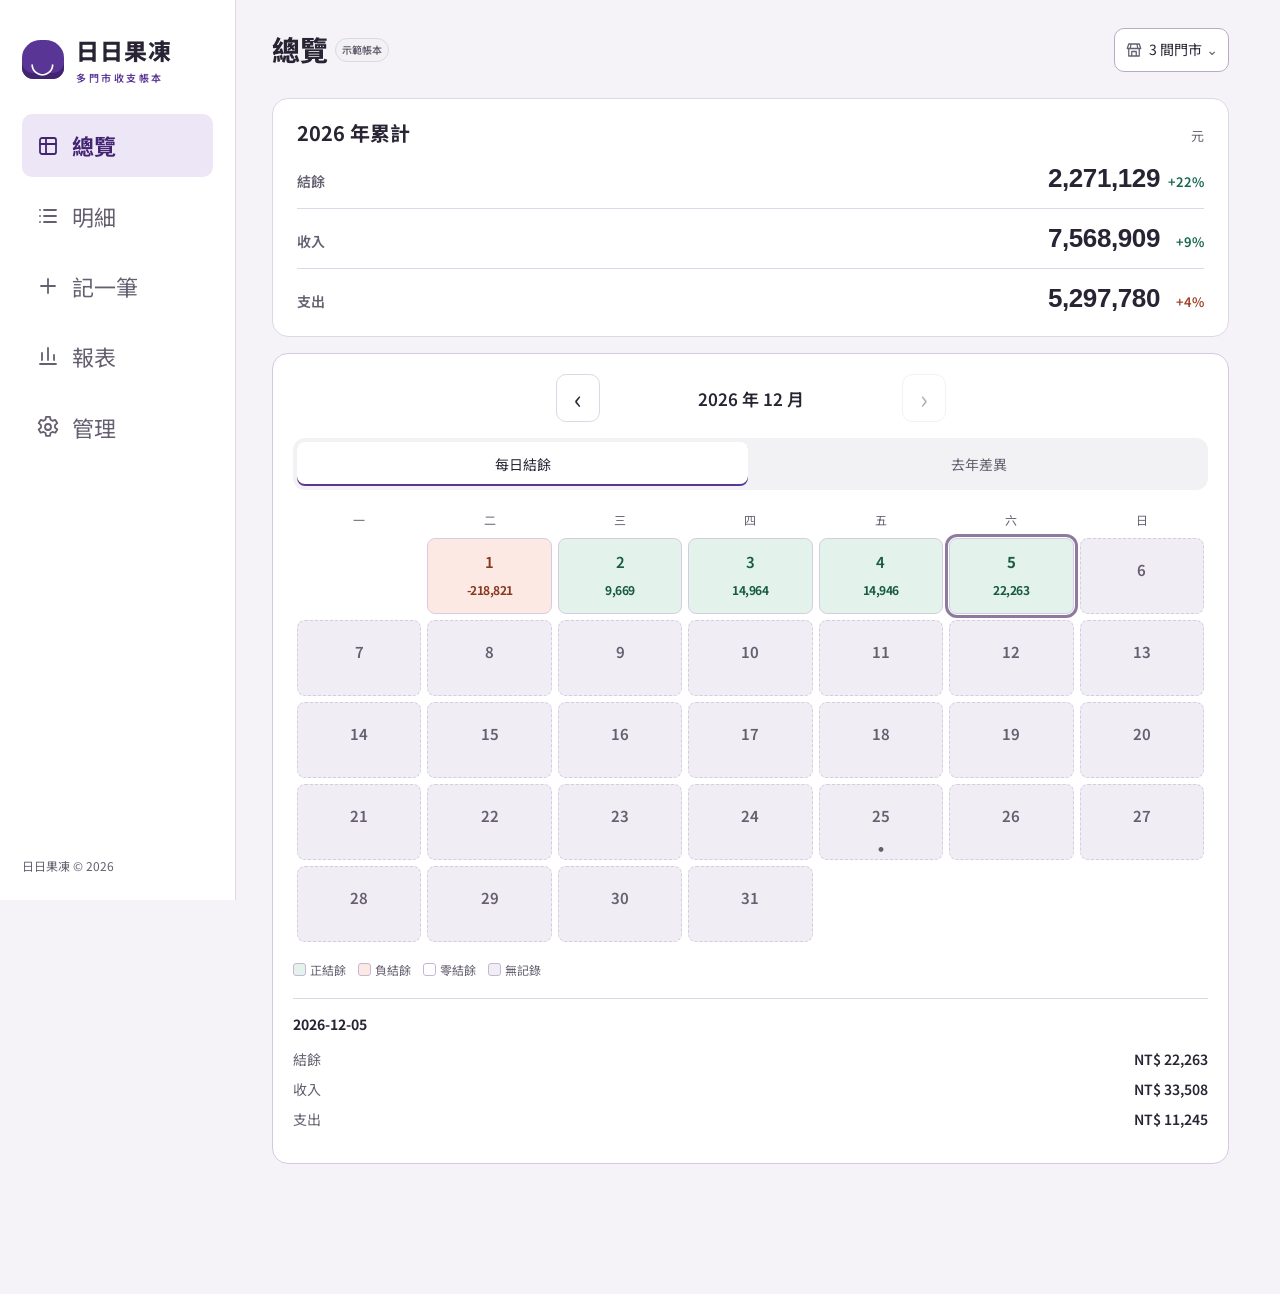
<file: shop-ledger/index.html>
<!doctype html>
<html lang="zh-Hant">
<head>
  <meta charset="utf-8"><meta name="viewport" content="width=device-width,initial-scale=1,viewport-fit=cover">
  <meta name="color-scheme" content="only light">
  <meta name="theme-color" content="#f5f3f8"><meta name="referrer" content="no-referrer">
  <meta name="description" content="果凍店的每一天，都好好記下來。連接 Google 試算表，輕鬆管理營收與成本。">
  <link rel="manifest" href="./manifest.webmanifest">
  <link rel="apple-touch-icon" sizes="180x180" href="./icons/apple-touch-icon.png">
  <link rel="icon" type="image/png" sizes="192x192" href="./icons/icon-192.png">
  <meta name="mobile-web-app-capable" content="yes">
  <meta name="apple-mobile-web-app-capable" content="yes">
  <meta name="apple-mobile-web-app-title" content="日日果凍">
  <meta name="apple-mobile-web-app-status-bar-style" content="default">
  <link rel="stylesheet" href="pwa.css">
  <title>日日果凍 · 收支小帳本</title>
 <style id="initial-loading-style">
body.app-loading{overflow:hidden}
body.app-loading> :not(#initial-loading){pointer-events:none}
#initial-loading{position:fixed;inset:0;z-index:9999;display:grid;place-content:center;justify-items:center;gap:16px;padding:24px;background:rgb(40 36 51 / 22%);color:#282433;text-align:center;font:600 16px/1.6 system-ui,sans-serif;color-scheme:only light}
#initial-loading[hidden],#initial-loading [hidden]{display:none!important}
#loading-card{display:grid;justify-items:center;gap:14px;width:240px;max-width:calc(100vw - 48px);padding:24px;border:1px solid #ddd8e5;border-radius:18px;background:#fff;box-shadow:0 12px 36px #28243324;outline:none}
#initial-loading p{margin:0;max-width:22em}
#loading-spinner{width:40px;height:40px;border:4px solid #ddd8e5;border-top-color:#593696;border-radius:50%;animation:initial-loading-spin .8s linear infinite}
#loading-retry{display:grid;place-items:center;min-height:44px;padding:8px 24px;border:0;border-radius:12px;background:#593696;color:#fff;text-decoration:none;font:inherit}
#loading-retry:focus-visible{outline:3px solid #432473;outline-offset:4px}
@keyframes initial-loading-spin{to{transform:rotate(360deg)}}
@media(prefers-reduced-motion:reduce){#loading-spinner{animation:none}}
@media(forced-colors:active){#loading-spinner{border-color:GrayText;border-top-color:CanvasText}#loading-retry{border:1px solid ButtonText}}
</style>
<script id="initial-loading-bootstrap">
(() => {
  let finished = false, operation = false;
  const byId = id => document.getElementById(id);
  const lock = value => {
    document.body.classList.toggle('app-loading', value);
    document.querySelectorAll('[data-app-surface]').forEach(el => { el.inert = value; });
    if (value) byId('app-main').setAttribute('aria-busy', 'true');
    else byId('app-main').removeAttribute('aria-busy');
  };
  const fail = () => {
    if (finished) return;
    clearTimeout(timeout);
    byId('loading-spinner').hidden = true;
    byId('loading-message').textContent = '載入未完成，請檢查網路後重試。';
    byId('loading-retry').hidden = false;
    byId('loading-retry').focus({preventScroll:true});
  };
  const onError = event => {
    if (event.target?.id === 'app-script' || event instanceof ErrorEvent) fail();
  };
  const timeout = setTimeout(fail, 45000);
  window.addEventListener('error', onError, true);
  window.appLoading = {
    fail,
    ready() {
      finished = true;
      clearTimeout(timeout);
      window.removeEventListener('error', onError, true);
      lock(false);
      byId('initial-loading').hidden = true;
      document.querySelector('dialog[open]')?.querySelector('input,button')?.focus({preventScroll:true});
    },
    start(message) {
      // Initial sync already has its own overlay; it must remain until init completes.
      if (!finished) return () => {};
      if (operation) throw new Error('目前正在處理，請稍候。');
      operation = true;
      const previousFocus = document.activeElement;
      byId('loading-message').textContent = message;
      byId('loading-spinner').hidden = false;
      byId('loading-retry').hidden = true;
      byId('initial-loading').hidden = false;
      lock(true);
      byId('loading-card').focus({preventScroll:true});
      let ended = false;
      return () => {
        if (ended) return;
        ended = true;
        operation = false;
        byId('initial-loading').hidden = true;
        lock(false);
        if (previousFocus?.isConnected && !previousFocus.disabled) previousFocus.focus({preventScroll:true});
      };
    }
  };
})();
</script>
 <link rel="stylesheet" href="style.css"><link rel="stylesheet" href="mobile-app.css"><link rel="stylesheet" href="mobile-reports.css"><link rel="stylesheet" href="compact-reports.css"><script id="app-script" type="module" src="app.js"></script>
<link rel="stylesheet" href="chart-design.css"><link rel="stylesheet" href="store-picker.css"><link rel="stylesheet" href="management.css"><link rel="stylesheet" href="transactions.css"><link rel="stylesheet" href="app-shell.css"><link rel="stylesheet" href="report-period.css"></head>
<body class="app-loading"><div id="initial-loading"><div id="loading-card" role="status" aria-live="polite" tabindex="-1"><span id="loading-spinner" aria-hidden="true"></span><p id="loading-message">正在載入帳本…</p><button type="button" id="loading-retry" onclick="location.reload()" hidden>重新載入</button><noscript><style>#loading-spinner,#loading-message{display:none}</style><p>請啟用 JavaScript 後重新載入。</p></noscript></div></div><aside class="sidebar" data-app-surface inert><a class="brand" href="#overview"><span class="jelly-logo" aria-hidden="true">◡</span><span>日日果凍<small>多門市收支帳本</small></span></a><nav aria-label="主要導覽"><a href="#overview" ><svg viewBox="0 0 24 24" fill="none" stroke="currentColor" stroke-width="1.8" stroke-linecap="round" stroke-linejoin="round" aria-hidden="true"><rect x="4" y="4" width="16" height="16" rx="2"/><path d="M4 10h16M10 4v16"/></svg><span>總覽</span></a><a href="#transactions" ><svg viewBox="0 0 24 24" fill="none" stroke="currentColor" stroke-width="1.8" stroke-linecap="round" stroke-linejoin="round" aria-hidden="true"><path d="M8 6h12M8 12h12M8 18h12M4 6h.01M4 12h.01M4 18h.01"/></svg><span>明細</span></a><a href="#entry-panel" class="entry-link"><svg viewBox="0 0 24 24" fill="none" stroke="currentColor" stroke-width="1.8" stroke-linecap="round" stroke-linejoin="round" aria-hidden="true"><path d="M12 5v14M5 12h14"/></svg><span>記一筆</span></a><a href="#annual" ><svg viewBox="0 0 24 24" fill="none" stroke="currentColor" stroke-width="1.8" stroke-linecap="round" stroke-linejoin="round" aria-hidden="true"><path d="M4 20h16M6 16V9M12 16V4M18 16v-5"/></svg><span>報表</span></a><a href="#management" ><svg viewBox="0 0 24 24" fill="none" stroke="currentColor" stroke-width="1.8" stroke-linecap="round" stroke-linejoin="round" aria-hidden="true"><circle cx="12" cy="12" r="3"/><path d="m10 3 4 0 .5 3 2 1.2 2.8-1 2 3.5-2.3 2v2.6l2.3 2-2 3.5-2.8-1-2 1.2-.5 3h-4l-.5-3-2-1.2-2.8 1-2-3.5 2.3-2v-2.6l-2.3-2 2-3.5 2.8 1 2-1.2Z" transform="translate(0 -1) scale(1 .95)"/></svg><span>管理</span></a></nav><div class="sidebar-bottom">日日果凍 © <span id="year"></span></div></aside><div class="page" data-app-surface inert><header class="app-header"><div class="app-heading"><button type="button" id="cancel-edit" class="text-button header-back" aria-label="返回收支明細" hidden>← 返回</button><h1 id="page-title" tabindex="-1">總覽</h1><span id="mode-badge" class="badge" role="status" aria-live="polite">示範模式</span></div><div id="header-store-slot" hidden><div class="store-picker-field"><span class="scope-field-label">查看門市</span><button type="button" id="store-scope" aria-label="查看門市" aria-haspopup="dialog" aria-controls="store-scope-dialog" aria-expanded="false">選擇門市</button></div></div></header><main id="app-main" aria-busy="true"><div id="scope-anchor" hidden></div><section class="scope-panel" id="scope-panel"><div class="controls"><div id="record-period-controls" hidden><button type="button" id="record-month-prev" aria-label="上一個月">‹</button><button type="button" id="record-period-toggle" aria-haspopup="dialog" aria-controls="record-period-dialog" aria-expanded="false"><span id="record-period-label"></span><span id="record-period-compact" aria-hidden="true"></span><span aria-hidden="true">⌄</span></button><button type="button" id="record-month-next" aria-label="下一個月">›</button></div><label><span class="scope-field-label">統計期間</span><select id="range-preset" aria-label="統計期間"><option value="today">今日</option><option value="week">近 7 天</option><option value="month" selected>本月</option><option value="year">今年</option><option value="custom">自訂日期</option></select></label><div id="transaction-tools" hidden><button type="button" id="record-search-toggle" aria-label="搜尋明細" aria-controls="record-search-panel" aria-expanded="false"><svg viewBox="0 0 24 24" fill="none" stroke="currentColor" stroke-width="1.8" aria-hidden="true"><circle cx="10.5" cy="10.5" r="6.5"/><path d="m16 16 5 5"/></svg><span class="tool-label">搜尋</span></button><button type="button" id="record-filter-toggle" aria-label="篩選明細" aria-controls="record-filter-dialog" aria-haspopup="dialog" aria-expanded="false"><svg viewBox="0 0 24 24" fill="none" stroke="currentColor" stroke-width="1.8" aria-hidden="true"><path d="M3 6h18M3 12h18M3 18h18"/><path d="M8 3v6M16 9v6M10 15v6" stroke-width="3"/></svg><span class="tool-label">篩選</span><span id="record-filter-count" hidden></span></button></div></div><details id="range-details"><summary id="range-context"></summary><div class="controls"><label>開始日<input type="date" id="range-start"></label><label>結束日<input type="date" id="range-end"></label><button type="button" id="range-apply" class="button small">套用日期</button></div></details><p id="compact-range-context" class="compact-range-context" hidden></p><p id="scope-period-context" class="scope-period-context" hidden></p><p id="range-error" class="form-error" role="alert" hidden></p></section><p id="app-status" class="app-status" role="status"></p><section id="overview" data-page><section class="stats overview-summary" aria-labelledby="overview-year-title"><header class="overview-summary-heading"><h2 id="overview-year-title">今年累計</h2><span>元</span></header><article class="stat-card balance"><div class="stat-label">結餘</div><div class="overview-value-row"><div class="stat-value" id="balance-value">0</div><span id="balance-change" class="comparison-change neutral">—</span></div></article><article class="stat-card income"><div class="stat-label">收入</div><div class="overview-value-row"><div class="stat-value" id="income-value">0</div><span id="income-change" class="comparison-change neutral">—</span></div></article><article class="stat-card expense"><div class="stat-label">支出</div><div class="overview-value-row"><div class="stat-value" id="expense-value">0</div><span id="expense-change" class="comparison-change neutral">—</span></div></article></section><section id="calendar-panel" class="panel" aria-labelledby="calendar-title"><h2 id="calendar-title" class="sr-only">每日結餘</h2><div class="calendar-month-nav" role="group" aria-label="切換月份"><button type="button" id="calendar-prev" aria-label="上一個月">‹</button><div class="calendar-month-label"><strong id="calendar-month" aria-live="polite"></strong><button type="button" id="calendar-today" class="text-button" hidden>回本月</button></div><button type="button" id="calendar-next" aria-label="下一個月">›</button></div><div class="segmented" id="calendar-view"><button type="button" data-calendar="calendar" aria-pressed="true">每日結餘</button><button type="button" data-calendar="comparison" aria-pressed="false">去年差異</button></div><div class="calendar-scroll" tabindex="0" role="region" aria-label="每日結餘月曆"><div class="calendar-weekdays" aria-hidden="true"><span>一</span><span>二</span><span>三</span><span>四</span><span>五</span><span>六</span><span>日</span></div><div id="revenue-calendar" class="revenue-calendar" aria-label="每日結餘日曆"></div></div><div id="calendar-balance-legend" class="heatmap-legend balance-legend" aria-label="結餘顏色說明"><span><i class="balance-positive"></i>正結餘</span><span><i class="balance-negative"></i>負結餘</span><span><i class="balance-zero"></i>零結餘</span><span><i class="balance-missing"></i>無記錄</span></div><div id="calendar-comparison-legend" class="calendar-comparison-legend" hidden><span>結餘差額（元）</span><span class="comparison-change favorable">＋增加</span><span class="comparison-change unfavorable">−減少</span><span>0 持平</span></div><p id="calendar-availability" class="muted" hidden></p><div id="revenue-day-detail" class="revenue-day-detail" aria-live="polite"></div></section></section><section id="transactions" data-page hidden><section class="panel transactions-panel"><h2 class="sr-only">收支明細 <span id="row-count" class="count-badge">0</span></h2><div hidden><select id="filter-category" aria-label="已套用分類"></select><select id="filter-type" aria-label="已套用收支類型"><option value="all">全部類型</option><option value="income">收入</option><option value="expense">支出</option></select></div>
<div id="record-search-panel" hidden><label class="search-box"><span aria-hidden="true">⌕</span><input id="filter-search" type="search" enterkeyhint="search" autocomplete="off" placeholder="搜尋門市、分類、備註" aria-label="搜尋門市、分類、備註"></label><button type="button" id="record-search-clear" aria-label="清除搜尋文字" hidden>×</button><button type="button" id="record-search-close">完成</button></div>
<div id="record-active-filters"><div id="record-filter-chips"></div><button type="button" id="clear-filters" aria-label="清除明細篩選">清除</button><span id="table-summary" role="status" aria-live="polite"></span></div><div id="records-start"></div><div class="table-scroll"><table aria-label="收支明細"><thead><tr><th scope="col">日期 / 門市</th><th scope="col">分類 / 備註</th><th scope="col">類型</th><th scope="col" class="amount-cell">金額</th><th scope="col"><span class="sr-only">操作</span></th></tr></thead><tbody id="records-body"></tbody></table></div><footer class="table-footer" id="records-pagination"><span id="records-page-range"></span><nav class="pagination" aria-label="收支明細分頁"><button type="button" id="prev-page" aria-label="上一頁">←</button><span id="page-label">1 / 1</span><button type="button" id="next-page" aria-label="下一頁">→</button></nav></footer><div id="records-more"><p id="records-progress" role="status" aria-live="polite"></p><button type="button" id="records-load-more">顯示更多</button></div></section></section><section id="entry-panel" data-page hidden><section class="panel entry-panel"><form id="entry-form"><div class="entry-type" role="group" aria-label="收支類型"><button type="button" data-type="expense" class="selected"><span class="entry-type-icon" aria-hidden="true">↗</span> 支出</button><button type="button" data-type="income"><span class="entry-type-icon" aria-hidden="true">↙</span> 收入</button></div><label class="field">金額 <span class="required">*</span><div class="amount-input"><span>NT$</span><input type="number" id="entry-amount" min="0.01" max="999999999" step="0.01" inputmode="decimal" placeholder="0" required></div></label><label class="field store-field">門市 <span class="required">*</span><select id="entry-store" required></select><a href="#management" class="inline-link">管理門市</a></label><label class="field">日期<input type="date" id="entry-date" aria-describedby="entry-date-note" required><small id="entry-date-note" hidden></small></label><label class="field">分類<select id="entry-category" required></select></label><label class="field">備註 <small>選填</small><textarea id="entry-note" maxlength="300" placeholder="收款方式、採購內容" rows="2"></textarea></label><p id="save-error" class="form-error" role="alert" hidden></p><button type="button" id="entry-delete" class="text-button entry-delete" hidden>刪除記錄</button><div class="entry-actions"><button type="submit" class="button save-button" id="save-button">儲存支出</button></div><p class="save-hint" id="save-hint">示範模式 · 僅儲存在此瀏覽器</p></form></section></section><section id="annual" data-page hidden>
<section id="report-menu" aria-labelledby="report-menu-title">
<h2 id="report-menu-title" class="sr-only" tabindex="-1">選擇報表</h2>

<div id="report-picker" class="report-picker">
<button type="button" data-report-view="rhythm"><span class="report-menu-icon" aria-hidden="true">▥</span><span><strong>收支統計</strong><small>比較每月收入、支出與結餘</small></span><span aria-hidden="true">→</span></button>
<button type="button" data-report-view="stores"><span class="report-menu-icon" aria-hidden="true">⌂</span><span><strong>門市比較</strong><small>各店收入、支出與結餘，一起看</small></span><span aria-hidden="true">→</span></button>
<button type="button" data-report-view="categories"><span class="report-menu-icon" aria-hidden="true">◔</span><span><strong>分類分析</strong><small>各分類金額與占比</small></span><span aria-hidden="true">→</span></button>
</div>
</section>
<div id="report-workspace" hidden>
<header class="report-detail-header"><button type="button" id="report-back" class="text-button header-back" aria-label="回到所有報表">← 所有報表</button><h2 id="report-title" class="sr-only" tabindex="-1">收支統計</h2></header>
<div id="report-period-bar" role="group" aria-label="統計期間">
<div id="report-year-controls" role="group" aria-label="選擇統計年份"></div>
<div id="report-period-options" role="group" aria-label="選擇統計期間" hidden><button type="button" data-report-period="month">本月</button><button type="button" data-report-period="year">今年</button><button type="button" data-report-period="lastyear">去年</button></div>
</div>
<details id="report-filters" class="report-filters" hidden><summary><span>查看範圍<strong id="report-filter-label"></strong></span><span class="filter-adjust">調整⌄</span></summary><div id="report-filter-slot"></div><p id="report-store-note" class="report-help" hidden>門市比較沿用勾選範圍；預設不選取排除門市。</p></details>
<section class="panel reports-panel">
<p id="report-context" class="sr-only" aria-live="polite"></p>
<section id="report-rhythm" aria-labelledby="report-title"><div class="report-inner"><div id="total-view" class="segmented"><button type="button" data-chart-mode="amount" aria-pressed="true">金額走勢</button><button type="button" data-chart-mode="yoy" aria-pressed="false">近三年</button></div><div id="total-monthly"><p id="monthly-period-note" class="sr-only"></p><div id="monthly-chart"></div></div></div></section>
<section id="report-years" aria-labelledby="comparison-title" hidden><h3 id="comparison-title" class="report-section-title">期間對照</h3><div id="period-comparison"><p id="period-custom-notice" class="period-custom-notice" hidden></p><div id="period-chart"></div></div></section>
<section id="report-categories" aria-labelledby="report-title" hidden><div class="report-inner"><div id="category-view" class="segmented"><button type="button" data-category-view="current" aria-pressed="true">本期分類</button><button type="button" data-category-view="yoy" aria-pressed="false">與去年同期</button></div><p id="category-comparison-notice" class="period-custom-notice" hidden></p><div id="category-overview" class="category-overview"></div></div></section>
<section id="report-stores" aria-labelledby="report-title" hidden><div class="segmented" id="store-view"><button type="button" data-store-view="current" aria-pressed="true">本期收支</button><button type="button" data-store-view="yoy" aria-pressed="false">與去年同期</button></div><div id="store-period-comparison"></div><div id="store-comparison"><div id="store-ranking"></div></div></section>
</section></div></section>
<section id="management" data-page hidden>
<section class="panel management-panel"><div class="panel-heading"><h2 class="sr-only">門市與分類</h2></div><p id="catalog-status" class="report-help"></p><div class="catalog-toolbar"><div class="segmented" id="management-tabs"><button data-manage="stores" type="button" aria-pressed="true">門市</button><button data-manage="categories" type="button" aria-pressed="false">分類</button></div></div><button type="button" id="catalog-add-button" class="catalog-add-trigger">＋ 新增門市</button><p id="catalog-error" class="form-error" role="alert" hidden></p><div id="catalog-list"></div><p id="catalog-sort-status" class="report-help" role="status" aria-live="polite" hidden></p></section><section class="panel management-panel sync-panel" aria-labelledby="sync-title">
<h2 id="sync-title">帳本與同步</h2><p id="sync-label"></p><p id="refresh-error" class="form-error" role="alert" hidden></p>
<div class="sync-actions"><button id="refresh-button" class="button secondary" aria-label="立即同步帳本">立即同步</button><button class="button secondary settings-trigger" aria-label="試算表連接設定">連接設定</button></div>
<div class="sync-tools"><div id="ledger-share" hidden><button id="share-ledger" type="button" class="sync-tool"><svg viewBox="0 0 24 24" fill="none" stroke="currentColor" stroke-width="1.8" stroke-linecap="round" stroke-linejoin="round" aria-hidden="true"><path d="M12 15V3m-4 4 4-4 4 4M7 10H5v11h14V10h-2"/></svg><span>分享帳本</span></button><div id="ledger-share-manual" hidden><p class="muted" role="status">無法自動複製，請選取下方連結手動複製。</p><label class="field" for="ledger-share-url">帳本分享連結<textarea id="ledger-share-url" rows="3" readonly spellcheck="false" autocomplete="off" autocapitalize="off"></textarea></label></div></div><button id="pwa-install" type="button" class="sync-tool pwa-install">加入手機主畫面</button></div>
</section></section></main></div><dialog id="record-period-dialog" data-app-surface inert aria-labelledby="record-period-title"><form id="record-period-form" novalidate><header class="record-filter-heading"><h2 id="record-period-title">選擇期間</h2><button type="button" id="record-period-cancel" autofocus>取消</button></header><div class="record-filter-body"><div id="record-period-options" role="group" aria-label="統計期間選項"><button type="button" data-period="today">今日</button><button type="button" data-period="week">近7天</button><button type="button" data-period="month">月份</button><button type="button" data-period="year">今年</button><button type="button" data-period="lastyear">去年</button><button type="button" data-period="custom">自訂日期</button></div><label id="record-month-field" class="field">月份<input type="month" id="record-period-month"></label><div id="record-custom-fields"><label class="field">開始日<input type="date" id="record-period-start"></label><label class="field">結束日<input type="date" id="record-period-end"></label></div><p id="record-period-error" class="form-error" role="alert" hidden></p></div><footer class="record-filter-footer"><button type="submit" id="record-period-apply">套用期間</button></footer></form></dialog><dialog id="record-filter-dialog" data-app-surface inert aria-labelledby="record-filter-title"><header class="record-filter-heading"><h2 id="record-filter-title">篩選明細</h2><button type="button" id="record-filter-cancel" autofocus>取消</button></header><div class="record-filter-body"><fieldset><legend>收支類型</legend><div id="record-filter-types" role="group" aria-label="篩選收支類型"><button type="button" data-record-filter-type="all" aria-pressed="true">全部</button><button type="button" data-record-filter-type="income" aria-pressed="false">收入</button><button type="button" data-record-filter-type="expense" aria-pressed="false">支出</button></div></fieldset><label class="record-filter-category">分類<select id="record-filter-category" aria-label="篩選分類"></select></label></div><footer class="record-filter-footer"><button type="button" id="record-filter-reset">重設</button><button type="button" id="record-filter-apply" class="button">套用篩選</button></footer></dialog><dialog id="store-scope-dialog" data-app-surface inert aria-labelledby="store-scope-title"><header class="store-picker-heading"><h2 id="store-scope-title">查看門市</h2><button type="button" class="store-picker-close" id="store-scope-cancel" autofocus>取消</button></header><div class="store-picker-tools"><button type="button" id="store-scope-all">全選</button><button type="button" id="store-scope-default">恢復預設</button></div><div id="store-scope-list" role="group" aria-label="勾選要合併查看的門市"></div><footer class="store-picker-footer"><p id="store-scope-error" role="status" hidden>請至少選擇一項。</p><button type="button" id="store-scope-apply">套用</button></footer></dialog><dialog id="pwa-dialog" aria-labelledby="pwa-title" aria-describedby="pwa-status"><h2 id="pwa-title">加入手機主畫面</h2><p id="pwa-status" class="muted"></p><form method="dialog" class="dialog-buttons"><button id="pwa-close" class="button" autofocus>知道了</button></form></dialog>
<dialog id="settings-dialog" data-app-surface inert><div class="dialog-heading"><div><h2>連接你的 Google 試算表</h2></div><button class="icon-button" id="close-settings" aria-label="關閉設定">×</button></div><form id="settings-form"><details class="pwa-import"><summary>已有記帳分享連結？</summary><label class="field" for="settings-share-link">貼上原記帳分享連結<textarea id="settings-share-link" rows="3" autocomplete="off" autocapitalize="off" spellcheck="false" placeholder="https://…/?sheet=…&amp;api=…"></textarea></label><button type="button" id="settings-import-link" class="button secondary">帶入連接設定</button><p class="muted">帶入後按「連接並載入帳本」。連結只在此裝置解析。</p></details><label class="field">① 貼上試算表網址或 ID<input id="settings-sheet" placeholder="https://docs.google.com/spreadsheets/d/…/edit" required autocomplete="off"></label><details class="setup-guide"><summary>第一次使用？展開 3 步驟設定教學</summary><ol><li>先填上方試算表網址，按「下載連接程式」。程式會綁定這一份表格，並產生專用連接密碼。<button type="button" id="download-script" class="button secondary small">↓ 下載連接程式 Code.gs</button></li><li>在試算表開啟「擴充功能 → Apps Script」，用下載的程式取代原有內容並儲存。程式只讀近三年「收支明細_YYYY」分頁（例如收支明細_2026），每頁八欄：記錄ID、日期、類型、分類、金額、備註、更新時間、門市。舊帳請自行整理；不讀取或搬移原「收支明細」。載入帳本時會自動建立缺少的近三年年度空表，已有不同欄位時停止操作以保護資料。</li><li>按「部署 → 新增部署 → 網頁應用程式」。執行身分選「我」，誰可以存取選「所有人」，由擁有者完成一次授權，再把結尾為 <code>/exec</code> 的網址貼到下方。</li></ol><p>不需把整份試算表公開。持有網站連接設定的人可讀寫帳本，請只分享給可信任的人。若帳號無法選擇「所有人」，需由 Workspace 管理員允許匿名部署。</p></details><label class="field">② Apps Script 部署 ID 或網址<input id="settings-api" type="text" placeholder="AKfy… 或完整的 /exec 部署網址" required autocomplete="off" spellcheck="false" autocapitalize="off"></label><label class="field">③ 連接密碼<div class="password-row"><input id="settings-key" type="password" placeholder="下載連接程式時會自動填入" required autocomplete="off"><button type="button" class="text-button" id="toggle-key">顯示</button></div><small>連接密碼保存在此瀏覽器，分享連結時放於 # 後方。</small></label><p id="settings-error" class="form-error" role="alert" hidden></p><div class="dialog-buttons"><button type="button" id="demo-button" class="button secondary">使用示範帳本</button><button type="submit" id="connect-button" class="button">連接並載入帳本 →</button></div><div id="connected-tools" hidden><button type="button" id="copy-link" class="button secondary">複製記帳分享連結</button><p class="muted">新裝置開啟即可連接。持有連結的人可讀寫帳本，請只分享給可信任的人。</p><p id="share-local-note" class="muted" hidden>目前使用本機網址，其他裝置無法開啟。請在已部署的公開網站連接帳本，再複製分享連結。</p><div id="share-result" hidden><p id="share-status" class="muted" role="status"></p><label class="field" for="share-url">記帳分享網址<textarea id="share-url" rows="3" readonly spellcheck="false" autocomplete="off" autocapitalize="off" aria-describedby="share-status"></textarea></label></div></div></form></dialog>
<dialog id="discard-dialog" data-app-surface inert aria-labelledby="discard-title" aria-describedby="discard-message"><h2 id="discard-title">放棄修改？</h2><p id="discard-message" class="muted"></p><div class="discard-actions"><button type="button" id="discard-keep" autofocus>繼續編輯</button><button type="button" id="discard-accept">放棄修改</button></div></dialog>
<dialog id="delete-dialog" data-app-surface inert><h2>刪除這筆記錄？</h2><p id="delete-description"></p><p class="muted">刪除後會更新帳本與統計，這個動作無法復原。</p><p id="delete-error" class="form-error" role="alert" hidden></p><div class="dialog-buttons"><button id="cancel-delete" class="button secondary">保留記錄</button><button id="confirm-delete" class="button danger">確認刪除</button></div></dialog>
<dialog id="catalog-dialog" data-app-surface inert aria-labelledby="catalog-editor-title"><form id="catalog-edit-form"><header class="catalog-editor-header"><button type="button" id="catalog-edit-cancel" class="catalog-back" aria-label="返回管理">‹ 返回</button><h2 id="catalog-editor-title">門市設定</h2><button id="catalog-edit-save" class="button small">儲存</button></header><div class="catalog-editor-body"><label class="field">名稱<input id="catalog-edit-name" required maxlength="40" autocomplete="off"></label><label class="field" id="catalog-edit-type-field" hidden>類型<select id="catalog-edit-type"><option value="expense">支出</option><option value="income">收入</option></select></label><label class="catalog-setting"><span>啟用</span><input id="catalog-edit-active" type="checkbox" role="switch"></label><div id="catalog-store-settings"><label class="catalog-setting"><span>預設記帳門市</span><input id="catalog-edit-default" type="checkbox" role="switch"></label><label class="catalog-setting"><span>報表預設排除</span><input id="catalog-edit-hidden" type="checkbox" role="switch"></label></div><p id="catalog-edit-error" class="form-error" role="alert" hidden></p></div></form></dialog><nav data-app-surface inert class="mobile-nav" aria-label="手機主要導覽"><a href="#overview" ><svg viewBox="0 0 24 24" fill="none" stroke="currentColor" stroke-width="1.8" stroke-linecap="round" stroke-linejoin="round" aria-hidden="true"><rect x="4" y="4" width="16" height="16" rx="2"/><path d="M4 10h16M10 4v16"/></svg><span>總覽</span></a><a href="#transactions" ><svg viewBox="0 0 24 24" fill="none" stroke="currentColor" stroke-width="1.8" stroke-linecap="round" stroke-linejoin="round" aria-hidden="true"><path d="M8 6h12M8 12h12M8 18h12M4 6h.01M4 12h.01M4 18h.01"/></svg><span>明細</span></a><a href="#entry-panel" class="entry-link"><svg viewBox="0 0 24 24" fill="none" stroke="currentColor" stroke-width="1.8" stroke-linecap="round" stroke-linejoin="round" aria-hidden="true"><path d="M12 5v14M5 12h14"/></svg><span>記一筆</span></a><a href="#annual" ><svg viewBox="0 0 24 24" fill="none" stroke="currentColor" stroke-width="1.8" stroke-linecap="round" stroke-linejoin="round" aria-hidden="true"><path d="M4 20h16M6 16V9M12 16V4M18 16v-5"/></svg><span>報表</span></a><a href="#management" ><svg viewBox="0 0 24 24" fill="none" stroke="currentColor" stroke-width="1.8" stroke-linecap="round" stroke-linejoin="round" aria-hidden="true"><circle cx="12" cy="12" r="3"/><path d="m10 3 4 0 .5 3 2 1.2 2.8-1 2 3.5-2.3 2v2.6l2.3 2-2 3.5-2.8-1-2 1.2-.5 3h-4l-.5-3-2-1.2-2.8 1-2-3.5 2.3-2v-2.6l-2.3-2 2-3.5 2.8 1 2-1.2Z" transform="translate(0 -1) scale(1 .95)"/></svg><span>管理</span></a></nav><div id="toast" class="toast" role="status" hidden></div></body></html>
</file>
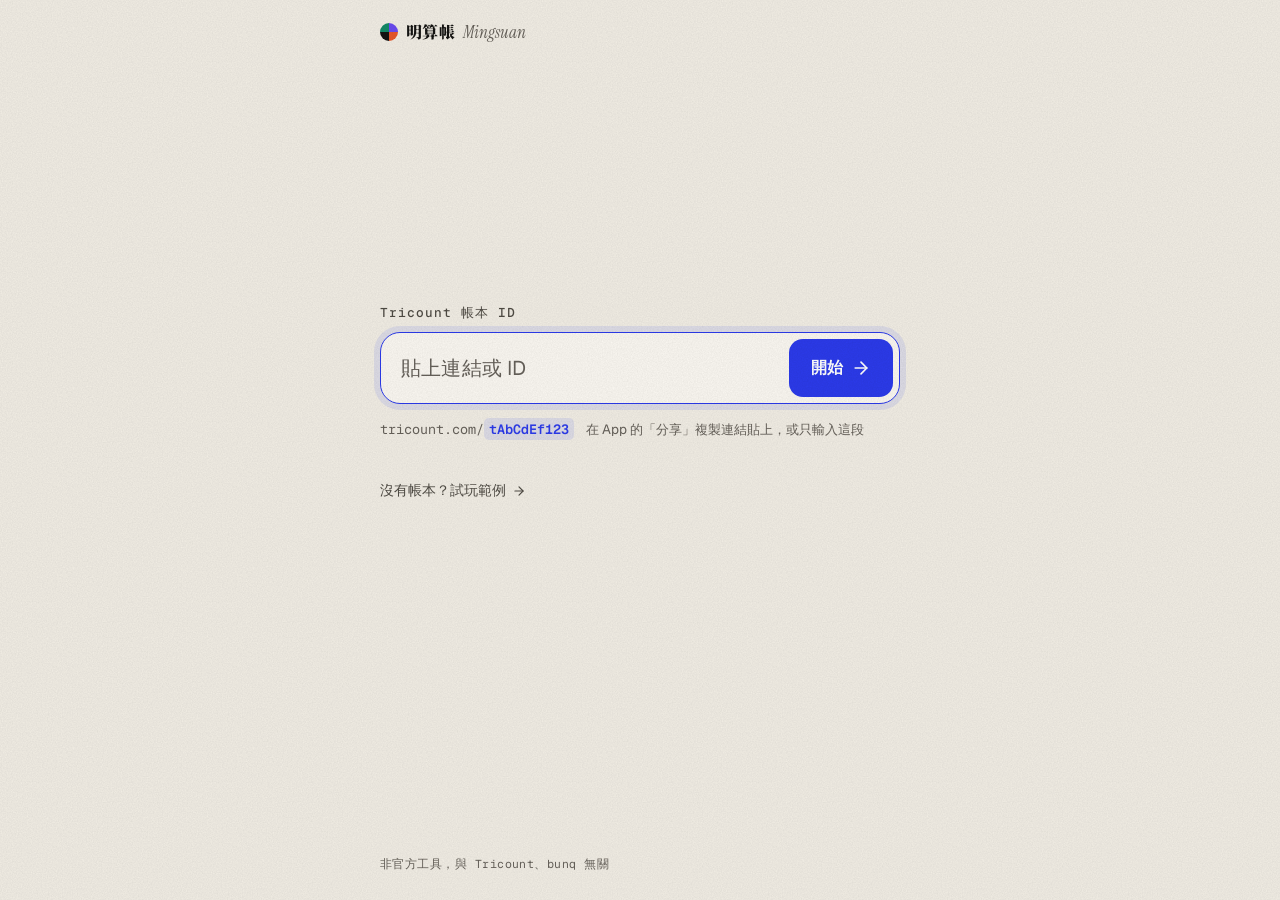
<file: tricount/index.html>
<!doctype html>
<html lang="zh-Hant-TW">
  <head>
    <meta charset="UTF-8" />
    <meta name="viewport" content="width=device-width, initial-scale=1, viewport-fit=cover" />
    <meta name="theme-color" content="#F2EEE5" media="(prefers-color-scheme: light)" />
    <meta name="theme-color" content="#0E0E0C" media="(prefers-color-scheme: dark)" />
    <meta name="description" content="親兄弟，明算帳。分帳、結算、看報表；也能直接同步你的 Tricount 帳本。" />
    <meta property="og:title" content="明算帳 Mingsuan — 親兄弟，明算帳" />
    <meta property="og:description" content="分帳、結算、看報表；也能直接同步你的 Tricount 帳本。" />
    <meta property="og:type" content="website" />
    <link rel="icon" href="./favicon.svg" type="image/svg+xml" />
    <title>明算帳 Mingsuan — 親兄弟，明算帳</title>
    <script type="module" crossorigin src="./assets/index-C9ZfThMK.js"></script>
    <link rel="modulepreload" crossorigin href="./assets/rolldown-runtime-CbXtAM7H.js">
    <link rel="stylesheet" crossorigin href="./assets/index-Dh-Sl_GA.css">
    <link rel="preconnect" href="https://fonts.googleapis.com">
    <link rel="preconnect" href="https://fonts.gstatic.com" crossorigin="">
    <link rel="stylesheet" href="https://fonts.googleapis.com/css2?family=Noto+Serif+TC:wght@900&amp;display=swap&amp;text=%E3%80%80%E3%80%81%E3%80%82%E3%80%8C%E3%80%8D%E4%B8%80%E4%B8%89%E4%B8%8A%E4%B8%8B%E4%B8%8D%E4%B8%AD%E4%B9%8B%E4%B9%9F%E4%BA%86%E4%BA%8C%E4%BA%94%E4%BA%A4%E4%BA%AB%E4%BA%BA%E4%BB%80%E4%BB%8D%E4%BB%96%E4%BB%98%E4%BB%A3%E4%BB%A5%E4%BB%BB%E4%BB%BD%E4%BC%B4%E4%BD%8D%E4%BD%8F%E4%BD%95%E4%BD%A0%E4%BD%B3%E4%BE%86%E4%BE%8B%E4%BE%BF%E4%BF%82%E4%BF%9D%E4%BF%AE%E5%80%8B%E5%80%99%E5%80%9F%E5%81%9C%E5%82%B3%E5%84%B2%E5%85%84%E5%85%88%E5%85%A5%E5%85%A7%E5%85%A8%E5%85%A9%E5%85%AC%E5%85%AD%E5%85%B1%E5%85%B6%E5%85%B7%E5%86%8D%E5%87%BA%E5%88%86%E5%88%87%E5%88%97%E5%88%A4%E5%88%A5%E5%88%A9%E5%88%AA%E5%88%B0%E5%89%8D%E5%89%9B%E5%89%A9%E5%8A%9F%E5%8A%A0%E5%8B%95%E5%8B%99%E5%8C%AF%E5%8D%88%E5%8D%97%E5%8D%9A%E5%8D%B7%E5%8E%9F%E5%8E%BB%E5%8F%96%E5%8F%97%E5%8F%AA%E5%8F%AF%E5%8F%B0%E5%8F%B8%E5%90%83%E5%90%88%E5%90%8C%E5%92%8C%E5%92%96%E5%93%81%E5%93%A1%E5%93%AA%E5%93%B2%E5%94%B1%E5%95%86%E5%95%8F%E5%95%9F%E5%95%A1%E5%96%AE%E5%9B%9B%E5%9B%9E%E5%9C%8D%E5%9C%93%E5%9C%96%E5%9C%A8%E5%9D%80%E5%9D%87%E5%9E%8B%E5%A0%B1%E5%A0%B4%E5%A1%AB%E5%A2%8A%E5%A2%9E%E5%A3%BD%E5%A4%9A%E5%A4%9C%E5%A4%A7%E5%A4%A9%E5%A4%B1%E5%A5%87%E5%A5%B6%E5%A5%BD%E5%A6%82%E5%A7%8B%E5%A8%9B%E5%AD%98%E5%AE%8C%E5%AE%98%E5%AE%9A%E5%AE%A2%E5%AE%B5%E5%AE%B6%E5%AE%BF%E5%AF%8C%E5%AF%AB%E5%B0%8B%E5%B0%8F%E5%B0%91%E5%B0%B1%E5%B1%80%E5%B1%85%E5%B1%8B%E5%B1%95%E5%B7%A5%E5%B7%A6%E5%B7%AE%E5%B7%B2%E5%B8%82%E5%B8%B3%E5%B9%A3%E5%B9%B3%E5%B9%B4%E5%B9%BE%E5%BA%97%E5%BB%BA%E5%BC%8F%E5%BC%9F%E5%BC%B5%E5%BD%B1%E5%BE%80%E5%BE%8C%E5%BE%97%E5%BE%9E%E5%BE%A9%E5%BF%B5%E6%80%8E%E6%81%A2%E6%84%8F%E6%87%82%E6%87%89%E6%88%90%E6%88%91%E6%88%96%E6%88%BF%E6%89%80%E6%89%8B%E6%89%93%E6%89%BE%E6%8B%89%E6%8B%8D%E6%8B%BF%E6%8C%81%E6%8C%87%E6%8C%89%E6%8D%B7%E6%8E%83%E6%8E%9B%E6%8E%A5%E6%8F%8F%E6%8F%92%E6%8F%9B%E6%90%9C%E6%93%87%E6%93%8A%E6%93%94%E6%93%9A%E6%94%A4%E6%94%AF%E6%94%B6%E6%94%B9%E6%95%97%E6%95%B4%E6%95%B8%E6%96%99%E6%96%AF%E6%96%B0%E6%96%B7%E6%96%B9%E6%96%BC%E6%97%85%E6%97%A5%E6%97%A9%E6%98%8E%E6%98%AF%E6%99%82%E6%99%9A%E6%9A%AB%E6%9B%B4%E6%9C%80%E6%9C%83%E6%9C%88%E6%9C%89%E6%9C%8D%E6%9C%9F%E6%9C%AA%E6%9C%AC%E6%9D%91%E6%9D%9F%E6%9F%A5%E6%A0%BC%E6%A5%9A%E6%A8%82%E6%A9%9F%E6%AA%A2%E6%AC%A0%E6%AC%A1%E6%AC%BE%E6%AD%8C%E6%AD%A3%E6%AD%A5%E6%AD%B8%E6%AE%B5%E6%AF%8F%E6%AF%94%E6%B0%91%E6%B0%B4%E6%B1%82%E6%B2%92%E6%B2%B9%E6%B3%95%E6%B6%88%E6%B7%A8%E6%B8%85%E6%B8%9B%E6%B9%AF%E6%BA%AB%E6%BB%91%E6%BC%94%E7%81%AB%E7%84%A1%E7%85%A7%E7%87%92%E7%88%BE%E7%89%87%E7%89%88%E7%89%9B%E7%89%A9%E7%8E%87%E7%8E%A9%E7%90%86%E7%93%A6%E7%94%9C%E7%94%9F%E7%94%A8%E7%94%B1%E7%95%B6%E7%99%82%E7%99%BC%E7%9A%84%E7%9B%AE%E7%9B%B4%E7%9C%8B%E7%A2%97%E7%A2%BA%E7%A2%BC%E7%A4%BA%E7%A5%A8%E7%A6%8F%E7%A6%AE%E7%A7%92%E7%A7%9F%E7%A7%BB%E7%A8%8B%E7%A8%8D%E7%A8%AE%E7%AC%A6%E7%AC%AC%E7%AD%86%E7%AD%89%E7%AE%97%E7%AE%A1%E7%AF%84%E7%AF%A9%E7%B0%BD%E7%B1%B3%E7%B2%89%E7%B2%A5%E7%B2%BF%E7%B3%95%E7%B4%80%E7%B4%84%E7%B5%90%E7%B5%A6%E7%B6%93%E7%B6%AD%E7%B6%B2%E7%B7%9A%E7%B7%A8%E7%B8%BD%E7%BD%AE%E7%BE%8E%E8%81%AF%E8%82%89%E8%83%BD%E8%87%AA%E8%87%B3%E8%88%87%E8%8A%B1%E8%8C%B6%E8%8F%9C%E8%90%8A%E8%97%A5%E8%99%95%E8%99%9F%E8%99%B1%E8%9B%8B%E8%A1%A3%E8%A1%A8%E8%A2%AB%E8%A3%9D%E8%A3%A1%E8%A3%BD%E8%A4%87%E8%A6%81%E8%A6%96%E8%A6%AA%E8%A6%BD%E8%A8%82%E8%A8%88%E8%A8%98%E8%A8%AD%E8%A8%BA%E8%A9%A6%E8%A9%B1%E8%A9%B2%E8%AA%8D%E8%AA%A4%E8%AA%AA%E8%AA%B0%E8%AB%8B%E8%AD%89%E8%AD%B0%E8%AD%B7%E8%AE%80%E8%AE%93%E8%B2%A0%E8%B2%A8%E8%B2%BB%E8%B2%BC%E8%B3%87%E8%B3%BC%E8%B5%B7%E8%B6%85%E8%B7%AF%E8%BA%AB%E8%BB%8A%E8%BC%89%E8%BC%AF%E8%BC%B8%E8%BD%89%E8%BF%91%E9%80%81%E9%80%99%E9%80%9A%E9%80%9B%E9%80%A3%E9%80%B1%E9%81%8A%E9%81%8B%E9%81%8E%E9%81%B8%E9%82%80%E9%82%84%E9%82%A3%E9%83%A8%E9%83%BD%E9%85%8D%E9%85%92%E9%86%AB%E9%87%8D%E9%87%91%E9%8C%84%E9%8C%A2%E9%8C%AF%E9%8D%8B%E9%90%98%E9%90%B5%E9%96%80%E9%96%89%E9%96%8B%E9%96%93%E9%97%9C%E9%98%BF%E9%99%A2%E9%99%A4%E9%9A%A8%E9%9A%AA%E9%9B%9C%E9%9B%A2%E9%9B%AF%E9%9B%B6%E9%9B%BB%E9%9D%9E%E9%9F%BF%E9%A0%81%E9%A0%90%E9%A1%8C%E9%A1%8D%E9%A1%9E%E9%A1%AF%E9%A3%AF%E9%A3%B2%E9%A4%90%E9%A4%98%E9%A4%A8%E9%A6%96%E9%AB%94%E9%AB%98%E9%AD%9A%E9%BA%B5%E9%BA%BC%E9%BB%9E%EF%BC%88%EF%BC%89%EF%BC%8A%EF%BC%8B%EF%BC%8C%EF%BC%8D%EF%BC%8F%EF%BC%9A%EF%BC%9B%EF%BC%9F%EF%BD%9CABCDEFGHIJKLMNOPQRSTUVWXYZabcdefghijklmnopqrstuvwxyz0123456789" media="print" onload="this.media=&#39;all&#39;">
  </head>
  <body>
    <div id="root"></div>
  </body>
</html>
</file>
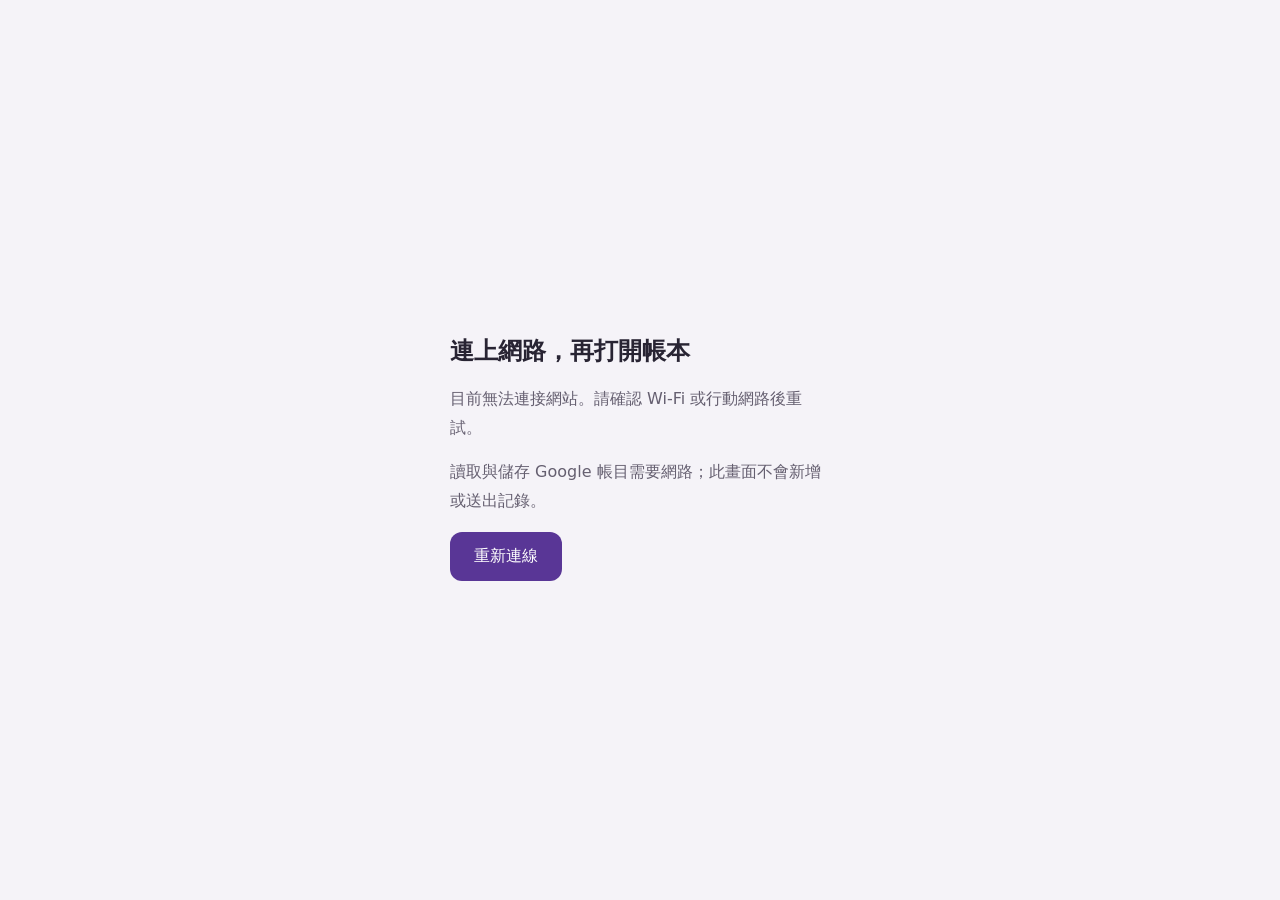
<file: shop-ledger/offline.html>
<!doctype html>
<html lang="zh-Hant">
<head>
  <meta charset="utf-8">
  <meta name="viewport" content="width=device-width,initial-scale=1,viewport-fit=cover">
  <meta name="color-scheme" content="only light">
  <meta name="theme-color" content="#f5f3f8">
  <meta name="referrer" content="no-referrer">
  <title>等待網路連線 · 日日果凍</title>
  <style>
    :root{color-scheme:only light}*{box-sizing:border-box}body{margin:0;background:#f5f3f8;color:#282433;font:16px/1.8 system-ui,sans-serif;min-height:100dvh;display:grid;place-items:center;padding:calc(24px + env(safe-area-inset-top)) 20px calc(24px + env(safe-area-inset-bottom))}main{width:min(100%,380px)}h1{font-size:24px;line-height:1.4}p{color:#655f70}button{font:inherit;min-height:48px;padding:10px 24px;border:0;border-radius:12px;background:#593696;color:white;cursor:pointer}button:focus-visible{outline:3px solid #432473;outline-offset:4px}
  </style>
</head>
<body><main><h1>連上網路，再打開帳本</h1><p>目前無法連接網站。請確認 Wi-Fi 或行動網路後重試。</p><p>讀取與儲存 Google 帳目需要網路；此畫面不會新增或送出記錄。</p><button type="button" onclick="location.reload()">重新連線</button></main></body>
</html>
</file>
<file: shop-ledger/pwa.css>
/* A single secondary action; browser-specific help appears only after a click. */
.pwa-install{margin-top:12px;min-height:48px;max-width:100%;white-space:normal}
#pwa-dialog{max-width:420px}
#pwa-dialog h2{font-size:21px;margin:0 0 12px}
#pwa-dialog .dialog-buttons{justify-content:flex-end;margin-top:20px}
.pwa-import{margin-bottom:18px}
.pwa-import summary{min-height:44px;align-content:center;cursor:pointer;color:var(--purple-dark)}
.pwa-import textarea{width:100%;min-height:96px;font-size:16px;overflow-wrap:anywhere}
@media(display-mode:standalone){.app-header{padding-top:calc(20px + env(safe-area-inset-top))}#app-main{padding-bottom:calc(110px + env(safe-area-inset-bottom))}.save-button{bottom:calc(92px + env(safe-area-inset-bottom))}}
</file>
<file: shop-ledger/style.css>
@import url('https://fonts.googleapis.com/css2?family=Noto+Sans+TC:wght@400;500;600;700;800&display=swap');

:root{color-scheme:only light;--purple:#593696;--purple-dark:#432473;--ink:#282433;--muted:#655f70;--line:#ddd8e5;--green:#14664e;--peach:#a44029;--danger-soft:#fbeee9;--background:#f4f2f7;--radius:20px}
*{box-sizing:border-box}html{scroll-behavior:smooth;scroll-padding-top:24px}
body{margin:0;background:var(--background);color:var(--ink);font:16px/1.65 'Noto Sans TC',system-ui,sans-serif;-webkit-text-size-adjust:100%}
button,input,select,textarea{font:inherit}button,a,input,select,textarea{-webkit-tap-highlight-color:transparent}button,a{touch-action:manipulation}button{cursor:pointer;transition:background .18s}button:disabled{cursor:default;opacity:.55}a{color:inherit;text-decoration:none}
button:focus-visible,a:focus-visible,summary:focus-visible{outline:3px solid var(--purple);outline-offset:4px}input:focus,select:focus,textarea:focus{outline:2px solid var(--purple);outline-offset:2px}
button svg,a svg{width:22px;height:22px;flex-shrink:0}button,.button,.text-button,.icon-button,.row-action{min-height:44px}[hidden]{display:none!important}
.sr-only{position:absolute;width:1px;height:1px;overflow:hidden;clip:rect(0,0,0,0);white-space:nowrap}

/* Desktop navigation, with the same destinations in the mobile bottom bar. */
.sidebar{position:fixed;width:236px;inset:0 auto 0 0;background:#fff;border-right:1px solid var(--line);padding:32px 22px 24px;display:flex;flex-direction:column;z-index:10}
.brand{display:flex;align-items:center;gap:12px;font-size:23px;font-weight:800;letter-spacing:1px}.brand small{display:block;font-size:10px;letter-spacing:2.5px;color:var(--purple);font-weight:600}
.jelly-logo{background:var(--purple);color:#fff;border-radius:45% 45% 28% 28%;width:42px;height:39px;display:grid;place-items:center;font-size:29px;line-height:1;box-shadow:inset 0 -6px 0 #432473}
.shop-label{display:flex;align-items:center;gap:10px;background:#f6f3fa;border-radius:12px;padding:14px 10px;margin-top:32px;font-size:14px;font-weight:600}.shop-label small{display:block;font-size:12px;font-weight:400;color:var(--muted)}
.shop-avatar{display:grid;place-items:center;border-radius:10px;background:#e8dff4;color:var(--purple);width:36px;height:38px;flex-shrink:0}.nav-label{font-size:12px;color:var(--muted);margin:28px 12px 12px;letter-spacing:2px}
.sidebar nav{display:grid;gap:8px}.sidebar nav a,.sidebar nav button{display:flex;align-items:center;gap:12px;padding:13px 14px;font-size:15px;color:var(--muted);border:0;background:none;text-align:left;border-radius:10px}.sidebar nav span{display:flex;font-size:22px}
.sidebar nav .active{background:#ede6f7;color:var(--purple-dark);font-weight:700}.sidebar nav a:hover,.sidebar nav button:hover{background:#f0ebf7}
.sidebar-note{background:#f4f0e6;margin:36px 0 24px;padding:20px 16px;border-radius:14px;color:#68583d}.sidebar-note p{font-size:16px;margin:10px 0}.sidebar-note small{font-size:12px}.note-flower{font-size:32px;color:#8c6b32;line-height:1}
.sidebar-bottom{margin-top:auto;color:var(--muted);font-size:12px}.sidebar-bottom small{display:block;margin:10px 0 0 14px;font-size:11px}.live-dot{display:inline-block;width:7px;height:7px;background:var(--green);border-radius:50%;margin-right:7px;flex-shrink:0}
.page{margin-left:236px}.topbar{min-height:72px;background:#fff;border-bottom:1px solid var(--line);padding:12px 36px;display:flex;align-items:center;justify-content:space-between;gap:12px;font-size:14px;color:var(--muted)}.topbar strong{font-weight:600;color:var(--ink)}.breadcrumb{margin:0 12px}
.top-actions{display:flex;gap:14px;align-items:center}.badge{background:#fff2d8;color:#755015;border:1px solid #dcc28d;border-radius:20px;padding:4px 12px;font-size:12px;font-weight:600;white-space:nowrap}.badge.connected{background:#e9f5ee;color:var(--green);border-color:#a8c9b7}
.icon-button{display:grid;place-items:center;min-width:44px;background:none;border:0;border-radius:10px;font-size:26px;color:var(--muted);line-height:1;padding:8px}.icon-button:hover{background:#eee8f6}.profile{display:grid;place-items:center;width:34px;height:34px;background:#e9e1f3;border-radius:50%;color:var(--purple);font-size:14px;font-weight:600}
main{max-width:1530px;padding:32px 36px 0;margin:auto}.page-heading{display:flex;justify-content:space-between;align-items:center;gap:20px;margin-bottom:26px}.eyebrow{font-size:11px;font-weight:700;letter-spacing:2px;color:var(--purple);margin:0 0 8px}
h1{font-size:clamp(25px,2.4vw,32px);letter-spacing:-.5px;margin:0 0 6px;line-height:1.4;font-weight:800}.heading-spark{color:#977030;font-size:29px;margin-left:5px}.subheading{font-size:15px;color:var(--muted);margin:0}.today-pill{display:flex;gap:8px;align-items:center;font-size:14px;color:var(--muted);white-space:nowrap}
.connection-banner{display:flex;gap:14px;align-items:center;border:1px solid #d4c6e7;background:#eee7f8;border-radius:14px;padding:16px 20px;margin-bottom:28px}.banner-icon{display:grid;place-items:center;width:38px;height:38px;color:var(--purple);background:#e0d3f1;border-radius:12px;flex-shrink:0;font-size:24px}
.connection-banner strong{font-size:15px;font-weight:700;color:var(--purple-dark)}.connection-banner p{font-size:13px;color:#5c4b71;margin:4px 0 0}.connection-banner .button{margin-left:auto;white-space:nowrap;flex-shrink:0}
.button{background:var(--purple);color:#fff;border:1px solid transparent;border-radius:12px;font-size:16px;font-weight:600;padding:12px 20px;display:inline-flex;align-items:center;justify-content:center;gap:10px}.button:hover{background:var(--purple-dark)}.button.small{font-size:14px;padding:9px 14px}.button.secondary{background:#fff;border-color:#b5a6c9;color:var(--purple-dark)}.button.secondary:hover{background:#f0ebf7}
.section-heading{display:flex;justify-content:space-between;align-items:center;gap:12px;margin-bottom:16px}h2{font-size:19px;font-weight:700;margin:0;line-height:1.5}.section-caption{font-size:13px;color:var(--muted);font-weight:400;margin-left:12px}
.period-toggle{display:flex;border:1px solid #cdc4d9;border-radius:12px;padding:3px;background:#e9e4ef;gap:3px}.period-toggle button{border:0;background:none;color:#62556f;padding:7px 17px;border-radius:8px;font-size:14px;min-height:38px}.period-toggle .selected{background:#fff;color:var(--purple-dark);font-weight:700;box-shadow:0 1px 4px #32204316}

/* Numbers have a clear hierarchy and explicit income / expense labels. */
.stats{display:grid;grid-template-columns:repeat(3,minmax(0,1fr));gap:18px;margin-bottom:26px}.stat-card{position:relative;overflow:hidden;padding:22px;background:#fff;border:1px solid var(--line);border-radius:var(--radius);min-width:0}
.stat-label{display:flex;align-items:center;justify-content:space-between;gap:8px;font-size:15px;font-weight:600}.stat-icon{display:grid;place-items:center;width:32px;height:32px;border-radius:10px;font-size:22px;background:#e9f3ed;color:var(--green)}
.stat-value{font-size:clamp(25px,2.5vw,36px);font-weight:800;line-height:1.3;letter-spacing:-1px;margin:15px 0 12px;font-variant-numeric:tabular-nums;overflow-wrap:anywhere}.currency{font-size:13px;letter-spacing:0;font-weight:600}.stat-card p{font-size:13px;color:var(--muted);margin:0;position:relative;z-index:1}
.stat-dot{display:inline-block;width:6px;height:6px;border-radius:50%;background:currentColor;margin-right:6px}.income .stat-value,.income .stat-label,.income .stat-dot{color:var(--green)}.expense .stat-value,.expense .stat-label,.expense .stat-dot{color:var(--peach)}.expense .stat-icon{background:#fbede7;color:var(--peach)}
.balance{background:var(--purple-dark);border-color:var(--purple-dark);color:#fff}.balance .stat-label,.balance .stat-value{color:#fff}.balance .stat-icon{background:#ffffff1f;color:#fff}.balance p{color:#eee5fc}.card-deco{display:none}.balance-orbit{position:absolute;width:160px;height:160px;border:1px solid #ffffff15;border-radius:50%;right:-80px;bottom:-70px;box-shadow:0 0 0 22px #ffffff06,0 0 0 45px #ffffff04;pointer-events:none}
.workspace-grid{display:grid;grid-template-columns:minmax(0,1fr) 340px;gap:24px;align-items:start}.left-column{display:grid;grid-template-columns:minmax(0,1fr);gap:24px;min-width:0}.right-column,.panel,.field{min-width:0}.panel{border:1px solid var(--line);border-radius:var(--radius);background:#fff;overflow:hidden}
.panel-heading{display:flex;justify-content:space-between;align-items:flex-start;gap:10px;padding:23px 24px 0}.panel-heading p{margin:5px 0 0;font-size:13px;color:var(--muted)}.panel-heading select{border:1px solid #cbc3d5;border-radius:8px;background:#fff;padding:8px;font-size:13px;min-height:44px;max-width:45%;color:var(--ink)}
.chart-legend{display:flex;gap:18px;margin:24px 24px 12px;font-size:13px;color:var(--muted);align-items:center}.chart-legend span{display:flex;align-items:center;gap:6px}.chart-legend small{margin-left:auto;font-size:12px}.legend-dot{display:inline-block;width:9px;height:9px;border-radius:50%}.legend-dot.green{background:var(--green)}.legend-dot.peach{background:var(--peach)}
.trend-chart{padding:0 16px}.trend-chart svg{width:100%;display:block}.chart-foot{display:flex;align-items:baseline;gap:8px;border-top:1px solid var(--line);padding:14px 24px;font-size:13px;color:var(--muted);background:#fbfafc}.tiny-star,.purple-text{color:var(--purple)}
.entry-panel{border-top:4px solid var(--purple)}#entry-form{padding:0 24px 22px}.entry-type{display:flex;gap:5px;padding:4px;background:#f2f1f4;border-radius:12px;margin:20px 0}.entry-type button{flex:1;border:0;border-bottom:2px solid transparent;background:none;border-radius:9px;color:var(--muted);font-size:14px;padding:10px 4px;min-height:46px}.entry-type .selected{background:#fff;color:var(--ink);border-bottom-color:var(--purple);font-weight:700}
.field{display:block;margin:16px 0;font-size:15px;font-weight:600;color:var(--ink)}.field>input,.field>select,.field>textarea,.password-row input{display:block;width:100%;min-width:0;background:#fff;border:1px solid #bdb4c9;border-radius:10px;color:var(--ink);font-size:16px;padding:12px;margin-top:8px;min-height:50px}
.field textarea{resize:vertical;min-height:88px;line-height:1.65}input::placeholder,textarea::placeholder{color:#797080;opacity:1}.field small{font-weight:400;font-size:13px;color:var(--muted);margin-left:6px}.field>small{display:block;margin:7px 0 0;line-height:1.7}.required{color:var(--peach)}
.amount-input{display:flex;border:1px solid #a696ba;background:#faf8fd;border-radius:12px;margin-top:8px;align-items:center;gap:12px;padding:14px;min-height:72px}.amount-input:focus-within{outline:2px solid var(--purple);outline-offset:2px}.amount-input span{font-size:15px;color:var(--purple);font-weight:700}.amount-input input{width:100%;min-width:0;border:0;background:transparent;font-size:32px;color:var(--purple-dark);outline:none;font-weight:700;line-height:1.3}.amount-input input:focus{outline:none}
.save-button{width:100%;margin-top:6px;min-height:54px}.save-hint{font-size:13px;color:var(--muted);text-align:center;margin:12px 0 0}
.little-note{display:flex;align-items:center;gap:14px;margin:20px 0;padding:20px;border-radius:16px;background:#ebe5f3}.little-note>span{color:var(--purple);font-size:40px;line-height:1}.little-note strong{font-size:14px;color:var(--purple-dark)}.little-note p{font-size:13px;color:#655574;line-height:1.8;margin:5px 0 0}
.sync-info{display:flex;justify-content:center;align-items:center;gap:2px;color:var(--muted);font-size:13px;flex-wrap:wrap}.sync-info button{border:0;background:none;font-size:24px;color:var(--purple);margin-left:4px;min-width:44px}.sheet-link{display:block;text-align:center;font-size:14px;color:var(--purple);margin:12px 0;text-decoration:underline;padding:8px}
.count-badge{display:inline-block;background:#eee7f7;font-size:13px;color:var(--purple-dark);padding:1px 9px;border-radius:8px;margin-left:6px;vertical-align:2px}.text-button{display:inline-flex;align-items:center;justify-content:center;background:none;border:0;color:var(--purple);font-size:14px;padding:8px;font-weight:500}.text-button:hover{background:#eee8f6;border-radius:8px}
.filters{display:flex;align-items:center;gap:8px;padding:20px 24px;flex-wrap:wrap}.filters input,.filters select{border:1px solid #c7bdd2;border-radius:9px;background:#fff;color:var(--ink);font-size:14px;padding:10px;min-width:0;min-height:46px;max-width:100%}.filters>label:first-child{min-width:0}
.search-box{display:flex;align-items:center;border:1px solid #c7bdd2;padding-left:12px;border-radius:9px;flex:1;min-width:160px}.search-box>span{color:var(--muted);font-size:22px}.search-box input{border:0;min-width:0;width:100%;background:none}
.table-scroll{overflow-x:auto}table{width:100%;border-collapse:collapse;font-size:14px}th{background:#f5f2f8;font-weight:600;color:var(--muted);font-size:12px;text-align:left;padding:12px 8px;border-block:1px solid var(--line);white-space:nowrap}th:first-child,td:first-child{padding-left:24px}td{border-bottom:1px solid #e9e4ef;padding:14px 8px;color:var(--muted)}td:last-child{padding-right:16px;white-space:nowrap}
.category-cell{display:flex;gap:10px;align-items:center;min-width:0}.category-symbol{display:grid;place-items:center;width:34px;height:34px;border-radius:10px;flex-shrink:0;font-size:18px;color:var(--peach);background:#faede8}.category-symbol.income-symbol{color:var(--green);background:#eaf4ee}
.category-name{color:var(--ink);font-size:14px;font-weight:600;min-width:0}.category-note{display:block;max-width:160px;overflow:hidden;text-overflow:ellipsis;white-space:nowrap;font-size:12px;font-weight:400;color:var(--muted);margin-top:3px}.type-tag{font-size:12px;color:var(--green);background:#e9f4ed;padding:4px 7px;border-radius:6px;white-space:nowrap}.type-tag.expense-tag{color:var(--peach);background:#faede8}
.amount-cell{text-align:right;font-variant-numeric:tabular-nums;overflow-wrap:anywhere}.income-amount{color:var(--green);font-weight:700}.expense-amount{color:var(--peach);font-weight:700}.row-action{border:0;background:none;color:var(--purple);padding:8px;font-size:18px;min-width:44px;border-radius:8px}.row-action:hover{background:#eee8f6}.row-action[data-delete]{color:var(--peach)}
.table-footer{display:flex;justify-content:space-between;align-items:center;padding:16px 24px;font-size:13px;color:var(--muted);gap:10px}.pagination{display:flex;align-items:center;gap:12px}.pagination button{border:1px solid #c9bed5;background:#fff;border-radius:9px;color:var(--purple);padding:6px 12px;min-width:44px}.pagination button:disabled{opacity:.4}.empty-cell{text-align:center;padding:36px 20px!important;color:var(--muted);line-height:2}
.page-footer{display:flex;justify-content:space-between;gap:16px;padding:28px 0;color:var(--muted);font-size:12px}.footer-dot{margin:0 6px}.mobile-nav{display:none}

/* Settings and feedback share the same contrast and touch target rules. */
dialog{border:1px solid #c7bbd5;border-radius:24px;max-width:640px;width:calc(100% - 32px);padding:28px;box-shadow:0 24px 100px #30213a33;max-height:90dvh;overflow:auto;color:var(--ink);overscroll-behavior:contain}dialog::backdrop{background:#20162d99;backdrop-filter:blur(4px)}
.dialog-heading{display:flex;justify-content:space-between;align-items:flex-start;gap:12px}.dialog-heading h2{font-size:23px}.dialog-intro{font-size:15px;color:var(--muted);line-height:1.8}
.setup-guide{background:#f3eef9;padding:16px;border-radius:12px;color:#574566;font-size:14px;line-height:1.8}.setup-guide summary{cursor:pointer;color:var(--purple-dark);font-weight:600;padding:4px 0}.setup-guide ol{padding-left:20px;margin-bottom:8px}.setup-guide li{padding:8px 0}.setup-guide button{display:flex;margin-top:10px}.setup-guide p{color:var(--muted);margin-bottom:0;font-size:13px}
.dialog-buttons{display:flex;justify-content:space-between;gap:12px;margin-top:24px}.password-row{display:flex;align-items:center;gap:8px}.password-row input{flex:1}.password-row button{flex-shrink:0}.muted{font-size:14px;color:var(--muted);line-height:1.8;overflow-wrap:anywhere}#connected-tools{border-top:1px solid var(--line);padding-top:16px;margin-top:20px}
.form-error{background:#fff0ec;border:1px solid #e0afa0;color:#923420;padding:12px;border-radius:10px;font-size:14px;white-space:pre-wrap;overflow-wrap:anywhere}.button.danger{background:var(--peach);border-color:var(--peach)}.button.danger:hover{background:#7e281d;border-color:#7e281d}.toast{position:fixed;bottom:28px;left:calc(50% + 118px);transform:translateX(-50%);background:#30213f;color:#fff;box-shadow:0 6px 30px #30213a26;border-radius:12px;padding:14px 20px;z-index:100;width:max-content;max-width:min(560px,calc(100% - 32px));font-size:15px}
#connected-tools>.button{max-width:100%;white-space:normal;min-height:44px}#share-url{font-size:16px;line-height:1.5;overflow-wrap:anywhere;word-break:break-all;resize:vertical}#share-local-note{border-left:3px solid var(--purple);padding-left:12px}
.connection-diagnostics{border:1px solid #cfc1dd;border-radius:12px;padding:16px;margin-top:20px;background:#f8f5fc}.diagnostic-actions{display:flex;gap:10px;align-items:center;flex-wrap:wrap}.connection-diagnostics>.muted{font-size:13px;margin:10px 0}.diagnostic-help{font-size:14px;color:var(--muted)}.diagnostic-help summary{cursor:pointer;padding:8px 0}.connection-diagnostics ol{padding-left:20px;margin:14px 0;font-size:14px;line-height:1.8}.connection-diagnostics li{margin:10px 0;white-space:pre-wrap;overflow-wrap:anywhere;color:var(--muted)}.connection-diagnostics li[data-kind=ok]{color:var(--green)}.connection-diagnostics li[data-kind=error]{color:#963623}

@media(max-width:1250px) and (min-width:761px){
 .sidebar{width:208px;padding:28px 16px}.page{margin-left:208px}main{padding:28px 24px 0}.topbar{padding-inline:24px}.workspace-grid{grid-template-columns:minmax(0,1fr)}.right-column{order:-1}
 #entry-form{display:grid;grid-template-columns:1fr 1fr;gap:0 20px}.entry-type,.save-button,.save-hint,.form-error{grid-column:1/-1}.little-note{display:none}.sync-info{margin-top:14px}.stat-card{padding:18px}.section-caption{display:none}
 .connection-banner{flex-wrap:wrap}.connection-banner>div{flex:1}.connection-banner .button{margin-left:52px}.toast{left:calc(50% + 104px)}
}

/* Phone: balance → entry → records → trend, with persistent navigation. */
@media(max-width:760px){
 html{scroll-padding-top:20px}.sidebar{position:static;width:100%;min-height:76px;padding:16px 20px;flex-direction:row;align-items:center;border-right:0}.brand{font-size:21px;gap:11px;line-height:1.4}.brand small{font-size:10px;margin-top:3px}.jelly-logo{width:38px;height:36px}
 .sidebar nav,.shop-label,.nav-label,.sidebar-note,.sidebar-bottom{display:none}.page{margin-left:0}.topbar{position:absolute;top:0;right:0;min-height:76px;padding:14px 16px;background:none;border:0}.topbar>span,.profile,.top-actions>.icon-button{display:none}.top-actions{gap:0}.badge{font-size:12px;padding:5px 10px}
 main{padding:24px 20px 0}.page-heading{display:block;margin-bottom:20px}.page-heading .eyebrow{display:none}h1{font-size:27px;margin-bottom:8px}.heading-spark{font-size:26px}.subheading{font-size:14px;line-height:1.75}.today-pill{font-size:13px;margin-top:10px;gap:6px}
 .connection-banner{padding:14px;gap:10px;margin-bottom:24px;flex-wrap:wrap;border-radius:14px}.banner-icon{display:none}.connection-banner>div{flex:1;min-width:0}.connection-banner strong{font-size:14px}.connection-banner p{font-size:13px;line-height:1.65}.connection-banner .button{font-size:13px;min-height:44px;padding:8px 12px;margin:0}
 .section-heading{margin-bottom:12px}h2{font-size:20px}.section-caption{display:none}.period-toggle button{font-size:14px;padding:5px 15px;min-height:38px}
 .stats{grid-template-columns:minmax(0,1fr) minmax(0,1fr);gap:12px;margin-bottom:24px}.stat-card{padding:16px;border-radius:16px}.stat-label{font-size:14px}.stat-icon{width:27px;height:27px;font-size:20px;border-radius:8px}
 .stat-value{font-size:clamp(22px,6.1vw,34px);margin:12px 0 9px;letter-spacing:-.8px}.stat-value .currency{display:block;font-size:12px;margin-bottom:4px}.stat-card p{font-size:12px}.balance{grid-column:1/-1;grid-row:1;padding:20px 22px}.balance .stat-label{font-size:15px}.balance .stat-value{font-size:clamp(32px,9vw,44px);margin:8px 0}.balance .currency{display:inline;font-size:16px;margin-right:5px}.balance p{font-size:13px}
 .workspace-grid{display:flex;flex-direction:column;gap:24px}.right-column,.left-column{width:100%}.right-column{order:-1}.left-column{display:flex;flex-direction:column;gap:24px}.transactions-panel{order:-1}.panel{border-radius:18px}.panel-heading{padding:20px 18px 0}.panel-heading p{font-size:13px}
 #entry-form{display:grid;grid-template-columns:minmax(0,1fr) minmax(0,1fr);column-gap:12px;padding:0 18px 20px}.entry-type{grid-column:1/-1;order:-3;margin:18px 0 8px}.entry-type button{font-size:15px;min-height:48px}.field{font-size:15px;margin:10px 0}.field:has(#entry-amount){grid-column:1/-1;order:-2}.field:has(#entry-note),.save-button,.save-hint,.form-error{grid-column:1/-1}
 .field>input,.field>select,.field>textarea{font-size:16px;padding:12px 10px}.field textarea{height:78px;min-height:78px}.amount-input{padding:14px 16px}.amount-input input{font-size:36px}.save-button{margin-top:10px;min-height:56px;font-size:16px}.save-hint{font-size:13px}.little-note{display:none}.sync-info{margin-top:12px;font-size:12px}
 .filters{display:grid;grid-template-columns:minmax(0,1.2fr) minmax(0,1fr);gap:10px;padding:18px}.filters input,.filters select{width:100%;font-size:16px;min-height:48px}.search-box{grid-column:1/-1;min-width:0}.filters .text-button{justify-self:start;grid-column:1/-1;padding:0 4px;font-size:14px}.panel-heading>.text-button{padding:4px;min-height:44px;font-size:13px}
 .table-scroll{overflow:visible;padding:0 18px}table,tbody{display:block;width:100%}thead{position:absolute;width:1px;height:1px;overflow:hidden;clip-path:inset(50%)}
 #records-body tr{display:grid;grid-template-columns:minmax(0,1fr) minmax(0,.8fr);gap:5px 8px;padding:16px 0;border-top:1px solid var(--line)}#records-body td{display:block;border:0;padding:0;min-width:0}#records-body td:first-child{grid-column:1;grid-row:2;font-size:13px;align-self:center}#records-body td:nth-child(2){grid-column:1;grid-row:1}#records-body td:nth-child(3){grid-column:1;grid-row:3;align-self:center}#records-body td:nth-child(4){grid-column:2;grid-row:1/3;font-size:20px;align-self:center}#records-body td:last-child{grid-column:2;grid-row:3;display:flex;justify-content:flex-end;gap:6px}
 .category-symbol{display:none}.category-name{font-size:16px}.category-note{font-size:13px;max-width:none;white-space:normal;overflow-wrap:anywhere;line-height:1.65}.type-tag{font-size:12px}.row-action{background:#f3eff8;font-size:14px;min-width:48px;padding:8px}.row-action[data-delete]{background:var(--danger-soft)}#records-body tr:has(.empty-cell){display:block}#records-body .empty-cell{display:block;font-size:15px}
 .table-footer{padding:16px 18px;border-top:1px solid var(--line);font-size:13px}.pagination{gap:10px}.chart-legend{margin:20px 18px 10px;gap:12px;font-size:12px;flex-wrap:wrap}.chart-legend small{font-size:12px}.trend-chart{overflow-x:auto;padding:0 8px}.trend-chart svg{min-width:440px}.chart-foot{padding:14px 18px;font-size:13px}
 .page-footer{padding:24px 0 calc(110px + env(safe-area-inset-bottom));font-size:12px}.page-footer>span:last-child{display:none}
 .mobile-nav{position:fixed;display:grid;grid-template-columns:repeat(4,minmax(0,1fr));bottom:0;left:0;right:0;padding:8px 12px calc(8px + env(safe-area-inset-bottom));background:#fffffff5;border-top:1px solid #d6cce2;backdrop-filter:blur(16px);box-shadow:0 -4px 24px #2d163b08;z-index:20}.mobile-nav a,.mobile-nav button{display:flex;flex-direction:column;align-items:center;justify-content:center;gap:3px;padding:7px 2px;border:0;border-radius:12px;background:none;color:#645770;font-size:12px;min-height:58px;font-weight:500}.mobile-nav .active{color:var(--purple);background:#eee7f7;font-weight:700}.mobile-nav .entry-link{background:var(--purple);color:#fff;margin-inline:5px}.mobile-nav .entry-link:hover{background:var(--purple-dark)}.mobile-nav a svg,.mobile-nav button svg{width:23px;height:23px}
 .toast{left:50%;bottom:calc(94px + env(safe-area-inset-bottom));font-size:14px}dialog{padding:22px 18px;border-radius:20px;width:calc(100% - 24px);max-height:calc(100dvh - 32px)}.dialog-heading h2{font-size:22px}.dialog-heading .eyebrow{font-size:10px;letter-spacing:1px}.dialog-buttons{flex-direction:column-reverse}.dialog-buttons .button{width:100%;min-height:52px;font-size:16px}.setup-guide{padding:14px}#settings-dialog .field{margin:20px 0}
}
@media(max-width:360px){main{padding-inline:14px}.sidebar{padding-inline:14px}.brand{font-size:19px;gap:8px}.badge{padding-inline:8px}h1{font-size:24px}.connection-banner .button{width:100%}.stat-card{padding:13px}.stat-icon{display:none}.balance{padding:18px}.filters,#entry-form{grid-template-columns:minmax(0,1fr)}}
.field:has(textarea)>small{display:inline;margin-left:6px}
@media(max-width:760px){html{scroll-behavior:auto}.trend-chart svg{min-width:0}.trend-chart{overflow:visible}}
.annual-shortcut{display:flex;align-items:center;justify-content:space-between;gap:16px;background:#fff;border:1px solid var(--line);border-radius:14px;padding:14px 18px;margin:0 0 24px;color:var(--ink);min-height:64px}.annual-shortcut strong{font-size:16px}.annual-shortcut small{display:block;font-size:13px;color:var(--muted);margin-top:3px}.annual-shortcut>span:last-child{font-size:25px}.annual-shortcut:hover{background:#f2f1f4}
.annual-legend{display:flex;align-items:center;gap:14px;color:var(--muted);font-size:12px;margin:16px 0 10px}.annual-legend span{display:flex;align-items:center;gap:6px}
@media(max-width:760px){.mobile-nav{grid-template-columns:repeat(5,minmax(0,1fr));padding-inline:6px}.mobile-nav .entry-link{margin-inline:3px}}
/* Store context and operating reports */
.store-scope{display:flex;align-items:center;gap:12px;flex-wrap:wrap;padding:14px 18px;background:#fff;border:1px solid var(--line);border-radius:14px;margin-bottom:20px}.store-scope label{font-weight:700;font-size:14px;color:var(--purple-dark)}.store-scope select,.report-controls select{min-height:48px;border:1px solid #bdb4c9;border-radius:10px;background:#fff;color:var(--ink);font-size:16px;padding:10px 12px;max-width:100%}.store-scope>span{font-size:13px;color:var(--muted);margin-left:auto}.record-store{display:block;font-size:12px;color:var(--purple);font-weight:500;margin-bottom:3px}.backend-upgrade-note{font-size:14px;background:#f0eaf8;border-left:3px solid var(--purple);padding:12px;color:var(--purple-dark)}
.reports-panel{margin-top:28px;padding-bottom:20px}.report-controls{display:flex;gap:14px;flex-wrap:wrap;margin:20px 24px 12px}.report-controls label{display:grid;gap:7px;font-size:13px;color:var(--muted);flex:1;min-width:160px}.report-context{font-size:14px;font-weight:600;margin:14px 24px;color:var(--purple-dark)}.demo-description{margin:12px 24px;padding:12px 14px;border-radius:10px;background:#fff2dc;color:#6c4b16;font-size:13px}
.report-tabs{display:grid;grid-template-columns:repeat(3,minmax(0,1fr));padding:4px;background:#ece7f3;border-radius:12px;gap:4px;margin:20px 24px}.report-tabs button{min-height:50px;border:0;border-radius:9px;background:transparent;color:var(--muted);font-size:15px;font-weight:600;padding:8px}.report-tabs button.selected{background:var(--purple);color:#fff}
.report-summary{display:grid;grid-template-columns:repeat(3,minmax(0,1fr));gap:12px;margin:0 24px 20px}.report-total{min-width:0;padding:16px;border:1px solid var(--line);border-radius:14px;background:#faf8fd}.report-total>span{font-size:13px;display:block;color:var(--muted)}.report-total>strong{display:block;font-size:24px;overflow-wrap:anywhere;margin-top:8px;line-height:1.4;letter-spacing:-.5px}.report-total.income strong{color:var(--green)}.report-total.expense strong{color:var(--peach)}.report-total.balance{grid-column:auto;grid-row:auto;background:var(--purple-dark)}.report-total.balance>span,.report-total.balance>strong{color:#fff}
.report-insight{padding:16px 18px;margin:0 24px 24px;border-radius:12px;background:#efe8f8;border-left:3px solid var(--purple)}.report-insight strong{font-size:17px;color:var(--purple-dark)}.report-insight span{display:block;font-size:13px;color:var(--muted);margin-top:6px}.rhythm-layout{display:grid;grid-template-columns:minmax(0,1fr) minmax(0,1fr);gap:24px;padding:0 24px}.report-block{min-width:0}.report-block h3{margin:0;font-size:18px}.report-block-heading{display:flex;align-items:baseline;justify-content:space-between;gap:8px}.report-block-heading>span{font-size:12px;color:var(--muted)}.report-help{font-size:13px;color:var(--muted);line-height:1.8;margin:12px 0}.report-footnote{font-size:12px;color:var(--muted);padding:16px 24px 0;border-top:1px solid var(--line);margin:24px 0 0}.bottom-insights{padding:28px 24px 0}.report-empty{font-size:15px;color:var(--muted);padding:24px 0}
.rhythm-month{display:flex;align-items:center;gap:14px;width:100%;border:1px solid transparent;border-radius:10px;background:transparent;text-align:left;padding:10px;color:var(--ink);min-height:64px}.rhythm-month.selected{background:#efe8f8;border-color:#bca9d2}.rhythm-month:hover{background:#f3eff9}.rhythm-month>span{font-size:20px;font-weight:700;min-width:37px}.rhythm-month>span small{font-size:12px;font-weight:400;margin-left:3px}.rhythm-month>div{flex:1;min-width:0}.rhythm-month-label{display:flex;justify-content:space-between;align-items:baseline;gap:8px}.rhythm-month-label strong{font-size:14px;overflow-wrap:anywhere}.rhythm-month-label small{font-size:12px;color:var(--muted)}.report-bars{display:grid;gap:4px;margin-top:7px;background:#e7e2ec;border-radius:3px;overflow:hidden}.report-bars i{display:block;background:var(--green);height:5px;border-radius:3px}.report-bars i:last-child{background:var(--peach)}
#calendar-panel{background:#faf8fd;border:1px solid #d5c8e3;border-radius:16px;padding:20px;align-self:start;scroll-margin-top:20px}.calendar-summary{display:grid;gap:7px;margin:16px 0 20px;font-size:14px}.calendar-summary span{display:flex;justify-content:space-between;gap:8px;color:var(--muted)}.calendar-summary strong{color:var(--ink);overflow-wrap:anywhere}.calendar-weekdays,.revenue-calendar{display:grid;grid-template-columns:repeat(7,minmax(0,1fr));gap:6px}.calendar-weekdays{font-size:12px;color:var(--muted);text-align:center;margin-bottom:8px}.revenue-day{position:relative;aspect-ratio:1;min-height:44px;min-width:0;border:1px solid #d6cce2;border-radius:8px;font-size:15px;font-weight:600;padding:2px;background:#f0edf4;color:#655f70}.revenue-day i{position:absolute;bottom:-1px;left:50%;transform:translateX(-50%);font-size:20px;line-height:1;font-style:normal}.revenue-day.future{opacity:.5;background:#fff}.revenue-day.selected{outline:3px solid #a44029;outline-offset:1px}.heatmap-legend{display:flex;justify-content:flex-end;align-items:center;gap:5px;font-size:11px;color:var(--muted);margin-top:12px;flex-wrap:wrap}.heatmap-legend i{width:13px;height:13px;display:inline-block;border:1px solid #c6b7d9;border-radius:3px}.revenue-day-detail{font-size:14px;border-top:1px solid var(--line);padding-top:14px;margin-top:18px;min-height:58px}.revenue-day-detail>strong,.revenue-day-detail>span{display:block}.revenue-day-detail>span{font-size:13px;color:var(--muted);margin-top:4px}
.top-day{display:flex;align-items:center;gap:12px;width:100%;background:transparent;border:0;border-bottom:1px solid var(--line);padding:13px 0;text-align:left;min-height:64px;color:var(--ink)}.rank-number{display:inline-grid;place-items:center;min-width:28px;height:28px;border-radius:8px;background:none;color:var(--muted);font-weight:700;font-size:13px}.top-day>span:nth-child(2){font-size:15px}.top-day small{display:block;font-size:12px;color:var(--muted)}.top-day strong{font-size:16px;color:var(--ink);margin-left:auto;overflow-wrap:anywhere}
#report-years,#report-stores{padding:0 24px}#report-years-controls{margin:0 0 12px}.three-year-summary{display:grid;grid-template-columns:repeat(3,minmax(0,1fr));gap:12px;margin:18px 0}.year-comparison-card{padding:16px;background:#faf8fd;border:1px solid var(--line);border-radius:14px;min-width:0}.year-comparison-card>div{display:flex;align-items:center;gap:7px;flex-wrap:wrap}.year-comparison-card i,.years-chart-legend i,.year-month-row i{display:inline-block;width:8px;height:8px;border-radius:50%;flex-shrink:0}.year-comparison-card>div strong{font-size:16px}.year-comparison-card>div span{font-size:12px;color:var(--muted)}.year-comparison-card p{font-size:22px;font-weight:700;overflow-wrap:anywhere;line-height:1.4;margin:14px 0 8px}.year-comparison-card>small{font-size:12px;color:var(--muted)}.years-chart-legend{display:flex;gap:18px;flex-wrap:wrap;margin:20px 0 12px;font-size:13px;color:var(--muted)}.years-chart-legend span{display:flex;gap:6px;align-items:center}.years-chart svg{width:100%;max-height:390px;display:block}.year-month-details{margin-top:18px}.year-month-details summary{color:var(--purple);font-size:15px;font-weight:600;cursor:pointer;padding:12px 0;min-height:48px}.year-month-row{display:flex;align-items:center;gap:16px;padding:14px 0;border-top:1px solid var(--line)}.year-month-row h4{font-size:16px;margin:0;white-space:nowrap}.year-month-row>div{display:grid;grid-template-columns:repeat(3,minmax(0,1fr));gap:14px;flex:1}.year-month-row span{display:flex;align-items:center;gap:6px;flex-wrap:wrap;font-size:13px;min-width:0}.year-month-row small{font-size:12px;color:var(--muted)}.year-month-row strong{font-size:14px;display:block;width:100%;overflow-wrap:anywhere}
.store-ranking{display:grid;grid-template-columns:repeat(3,minmax(0,1fr));gap:16px;margin-top:18px}.store-report-card{border:1px solid var(--line);border-radius:16px;padding:20px;min-width:0}.store-report-card.selected{background:#f5f0fc;border-color:#b59acb}.store-card-heading>div{display:flex;align-items:center;gap:8px}.store-card-heading h3{font-size:18px;margin:0;overflow-wrap:anywhere}.store-card-heading>span{display:block;font-size:12px;color:var(--muted);margin-top:10px}.store-income{margin:18px 0 12px}.store-income>span{display:block;font-size:13px;color:var(--muted)}.store-income>strong{display:block;font-size:25px;color:var(--green);line-height:1.4;margin-top:5px;overflow-wrap:anywhere}.store-share-bar{height:8px;background:#e8e1f0;border-radius:4px;overflow:hidden}.store-share-bar i{height:100%;display:block;background:var(--purple);border-radius:4px}.store-report-card dl{display:grid;gap:10px;margin:20px 0}.store-report-card dl>div{display:flex;justify-content:space-between;gap:8px;font-size:13px;flex-wrap:wrap}.store-report-card dt{color:var(--muted)}.store-report-card dd{margin:0;font-weight:600;overflow-wrap:anywhere}.store-report-card>p{font-size:12px;color:var(--muted);line-height:1.8}
@media(max-width:1100px){.rhythm-layout{grid-template-columns:minmax(0,1fr)}.store-ranking{grid-template-columns:minmax(0,1fr)}.store-card-heading{display:flex;justify-content:space-between;gap:10px;flex-wrap:wrap}.store-card-heading>span{margin:0}.store-report-card dl{grid-template-columns:repeat(2,minmax(0,1fr))}.store-report-card dl>div{display:block}.store-report-card dd{margin-top:5px}}
@media(max-width:760px){
 .store-scope{padding:12px;gap:10px}.store-scope>span{width:100%;margin:0;font-size:12px}.store-scope select{flex:1;min-width:0;font-size:16px}.record-store{font-size:12px}.store-field{grid-column:1/-1}.reports-panel{padding-bottom:18px}.report-controls{margin:18px 18px 12px;gap:10px}.report-controls label{min-width:110px;font-size:13px}.report-controls select{font-size:16px;min-width:0;width:100%;padding:10px 8px}.report-context{margin:12px 18px;font-size:13px}.demo-description{margin:12px 18px;font-size:12px;padding:12px}.report-tabs{margin:18px;font-size:14px}.report-tabs button{font-size:13px;padding:8px 3px;min-height:50px}.report-summary{grid-template-columns:repeat(2,minmax(0,1fr));margin:0 18px 18px;gap:10px}.report-total{padding:12px}.report-total>strong{font-size:20px}.report-total.balance{grid-column:1/-1;grid-row:auto;padding:14px}.report-total.balance strong{font-size:27px}.report-insight{margin:0 18px 22px;padding:14px}.report-insight strong{font-size:16px}.rhythm-layout{padding-inline:18px;gap:24px}.report-block h3{font-size:18px}.rhythm-month{padding:10px 8px;gap:10px}.rhythm-month-label{gap:3px 8px;flex-wrap:wrap}.rhythm-month-label strong{font-size:14px}.report-footnote{padding-inline:18px;font-size:12px}#calendar-panel{padding:14px}.calendar-weekdays,.revenue-calendar{gap:4px}.revenue-day{font-size:14px;min-height:40px;border-radius:7px}.revenue-day i{font-size:18px}.calendar-summary{font-size:13px}.heatmap-legend{font-size:11px}.report-help{font-size:13px}.top-day strong{font-size:15px}
 #report-years,#report-stores{padding-inline:18px}.three-year-summary{grid-template-columns:minmax(0,1fr);gap:10px}.year-comparison-card{padding:14px}.year-comparison-card>div{justify-content:flex-start}.year-comparison-card>div span{margin-left:auto}.year-comparison-card p{font-size:25px;margin:9px 0 5px}.years-chart-legend{gap:14px;font-size:12px}.years-chart svg{min-height:180px}.year-month-row{align-items:flex-start;gap:14px}.year-month-row>div{grid-template-columns:minmax(0,1fr);gap:8px}.year-month-row span{flex-wrap:nowrap;justify-content:space-between;gap:8px}.year-month-row strong{width:auto;font-size:14px;margin-left:auto}.year-month-row small{min-width:30px}.store-report-card{padding:16px}.store-income strong{font-size:27px}.store-card-heading h3{font-size:18px}.store-ranking{gap:14px}.store-report-card dl{gap:14px}.bottom-insights{padding:24px 18px 0}
}
@media(max-width:360px){.report-controls{flex-direction:column}.revenue-day{min-height:34px;font-size:13px}.calendar-weekdays,.revenue-calendar{gap:3px}.top-day{gap:8px}.top-day strong{font-size:13px}.year-month-row strong{font-size:13px}}
@media(max-width:760px){.year-comparison-card{display:grid;grid-template-columns:minmax(0,1fr) minmax(0,1.4fr);gap:4px 10px;align-items:center}.year-comparison-card>div{display:block}.year-comparison-card>div i{margin-right:6px}.year-comparison-card>div span{display:block;margin-top:4px}.year-comparison-card p{font-size:21px;text-align:right;margin:0}.year-comparison-card>small{grid-column:1/-1}}
@media(prefers-reduced-motion:reduce){html{scroll-behavior:auto}*,*::before,*::after{transition:none!important}}

.balance-missing{background:#f0edf4;color:#655f70;border-style:dashed}.balance-zero{background:#fff;color:#42364f;border-color:#91829e}.revenue-day>small{position:absolute;top:1px;right:3px;font-size:10px;line-height:1.2;font-weight:700}.balance-legend{justify-content:flex-start;gap:8px 12px;font-size:12px}.balance-legend>span{display:inline-flex;align-items:center;gap:4px}.day-balance-breakdown{display:grid;gap:7px;margin:12px 0}.day-balance-breakdown>div{display:flex;justify-content:space-between;gap:8px;flex-wrap:wrap}.day-balance-breakdown dt{color:var(--muted)}.day-balance-breakdown dd{margin:0;font-weight:600;overflow-wrap:anywhere}
.calendar-amount-note{font-size:12px;color:var(--muted);line-height:1.7;margin:0 0 10px}.calendar-amount-note>span{display:none}.calendar-scroll{overflow-x:auto;padding:4px 4px 6px;scrollbar-width:thin;scrollbar-color:#ad9bbd #eee8f4;border-radius:10px}.calendar-scroll:focus-visible{outline:2px solid var(--purple);outline-offset:3px}.calendar-scroll .calendar-weekdays,.calendar-scroll .revenue-calendar{min-width:490px}.calendar-scroll .revenue-day{display:flex;flex-direction:column;align-items:center;justify-content:center;gap:7px;aspect-ratio:auto;min-height:78px;padding:8px 3px 12px}.day-balance-amount{display:block;font-size:12px;font-weight:700;line-height:1.3;font-variant-numeric:tabular-nums;max-width:100%;overflow-wrap:anywhere;letter-spacing:-.3px}.calendar-scroll .revenue-day i{bottom:0}.calendar-scroll .revenue-day>span{font-size:15px}
@media(max-width:760px){.calendar-amount-note>span{display:block}.calendar-scroll .revenue-day{min-height:76px}.calendar-scroll .calendar-weekdays,.calendar-scroll .revenue-calendar{gap:5px}}
.year-chart-instructions{font-size:13px;color:var(--muted);margin:18px 0 12px}
.year-chart-readout{border:1px solid #cfc0df;background:#faf7ff;border-radius:14px;padding:14px 16px;margin-bottom:16px}
.year-chart-month-nav{display:flex;align-items:center;justify-content:space-between;gap:12px;margin-bottom:12px}
.year-chart-month-nav strong{font-size:17px;color:var(--purple-dark)}
.year-chart-month-nav button{min-width:44px;min-height:44px;border:1px solid #d1c4e1;background:#fff;border-radius:10px;color:var(--purple);font-size:20px}
.year-chart-values{display:grid;grid-template-columns:repeat(3,minmax(0,1fr));gap:10px}
.year-chart-values>div{min-width:0}.year-chart-values span{font-size:12px;color:var(--muted);display:flex;align-items:center;gap:6px}
.year-chart-values i,.year-chart-detail h4 i{width:8px;height:8px;border-radius:50%;display:inline-block;flex-shrink:0}
.year-chart-values strong{display:block;font-size:19px;color:var(--ink);margin-top:5px;overflow-wrap:anywhere;font-variant-numeric:tabular-nums}
.years-chart .interactive-year-chart{cursor:crosshair;touch-action:pan-y;user-select:none;-webkit-user-select:none;border-radius:10px}
.interactive-year-chart:focus-visible{outline:3px solid var(--purple);outline-offset:4px}
.year-chart-detail{margin-top:20px}.year-chart-detail>h3{font-size:18px;margin:0 0 12px}
.year-chart-detail-grid{display:grid;grid-template-columns:repeat(3,minmax(0,1fr));gap:12px}
.year-chart-detail-grid>article{padding:16px;border:1px solid var(--line);border-radius:14px;min-width:0}
.year-chart-detail h4{display:flex;gap:7px;align-items:center;font-size:16px;margin:0}.year-chart-detail p{color:var(--muted);font-size:12px;margin:8px 0 14px}
.year-chart-detail dl{margin:0;display:grid;gap:10px}.year-chart-detail dl>div{display:flex;justify-content:space-between;gap:8px;flex-wrap:wrap;font-size:13px}
.year-chart-detail dt{color:var(--muted)}.year-chart-detail dd{margin:0;overflow-wrap:anywhere;font-weight:600;font-variant-numeric:tabular-nums}
.year-chart-detail article>small{display:block;font-size:12px;color:var(--muted);margin-top:12px}.year-chart-detail .text-button{font-size:13px;margin-top:8px;padding-left:0}
@media(max-width:1100px){.year-chart-detail-grid{grid-template-columns:minmax(0,1fr)}.year-chart-detail-grid dl{grid-template-columns:repeat(2,minmax(0,1fr))}.year-chart-detail dl>div{display:block}.year-chart-detail dd{margin-top:4px}}
@media(max-width:760px){.year-chart-readout{padding:12px}.year-chart-month-nav{margin-bottom:10px}.year-chart-values{grid-template-columns:minmax(0,1fr);gap:8px}.year-chart-values>div{display:flex;align-items:baseline;justify-content:space-between;gap:10px}.year-chart-values strong{font-size:16px;margin:0;text-align:right}.year-chart-values span{font-size:13px}.year-chart-month-nav strong{font-size:16px}.year-chart-detail-grid>article{padding:14px}.year-chart-instructions{font-size:12px}.year-chart-detail dl{gap:12px}}

/* Record/category badges retain their semantic fills independently of entry selection. */
.type-tag{background:var(--green);color:#fff}
.type-tag.expense-tag{background:var(--peach);color:#fff}
@media(forced-colors:active){.type-tag,.type-tag.expense-tag{background:ButtonFace;color:ButtonText;border:1px solid ButtonText}}

/* Daily balance encodes sign only, never the amount magnitude. */
.balance-positive{background:#e3f2eb;color:#185b43}.balance-negative{background:#fce9e3;color:#87391f}
</file>
<file: shop-ledger/mobile-app.css>
/* Independent pages and mobile-first controls */
[hidden]{display:none!important}body{background:#f5f3f8}html{scroll-behavior:auto}.app-header{display:flex;align-items:center;justify-content:space-between;gap:12px;padding:28px 36px 10px;max-width:1300px;margin:auto}.app-header p{font-size:13px;color:var(--muted);margin:0 0 5px}.app-header h1{font-size:28px;margin:0}.app-header h1:focus{outline:none}#app-main{max-width:1300px;padding-top:16px;padding-bottom:110px}.scope-panel{background:white;border:1px solid var(--line);border-radius:16px;padding:16px;margin-bottom:12px}.controls{display:flex;gap:12px;align-items:end;flex-wrap:wrap}.controls>label{display:grid;gap:7px;font-size:13px;color:var(--muted);flex:1;min-width:130px}.controls input,.controls select,.field select{min-height:48px;border:1px solid #b8acc5;background:white;color:var(--ink);border-radius:10px;padding:10px;font-size:16px;width:100%;max-width:100%;min-width:0}.controls .button{min-height:48px}.scope-panel details{margin-top:12px}.scope-panel summary{color:var(--purple-dark);font-size:13px;cursor:pointer;padding-block:5px}.scope-panel details .controls{margin-top:12px}.app-status{font-size:12px;color:var(--muted);padding:0 3px;margin:8px 0 16px}.overview-add{display:flex;justify-content:center;width:100%;margin:0 0 20px}.stats{margin-bottom:16px}.stat-value{overflow-wrap:anywhere}.chart-panel{margin-bottom:20px}.reports-panel{margin-top:0}.segmented{display:flex;gap:5px;background:#ede7f4;padding:4px;border-radius:12px;margin:16px 0}.segmented button{flex:1;background:none;border:0;border-radius:8px;min-height:44px;color:var(--muted);font-size:14px;padding:8px}.segmented button[aria-pressed=true]{background:var(--purple);color:#fff}.report-tabs{grid-template-columns:repeat(4,minmax(0,1fr));margin-top:0}.report-inner{padding:0 24px}.report-summary .report-total.balance{grid-row:auto}.report-inner .controls{margin:14px 0}.summary-row{display:grid;width:100%;grid-template-columns:minmax(0,1fr) auto;gap:7px 12px;text-align:left;border:0;border-bottom:1px solid var(--line);background:transparent;padding:16px 0;color:var(--ink)}.summary-row strong{font-size:15px}.summary-row>span{grid-column:1/-1;font-size:13px;color:var(--muted);line-height:1.7;overflow-wrap:anywhere}.summary-row>b{grid-column:2;grid-row:1;font-size:14px;text-align:right}.summary-row:hover{background:#f8f4fc}#calendar-panel{margin:24px 0 0}.secondary-report{margin:24px 0;padding:16px 0;border-top:1px solid var(--line)}.secondary-report summary{font-size:15px;color:var(--purple);cursor:pointer;min-height:36px}#report-years .controls{margin-bottom:14px}#report-years .segmented{margin-top:0}.comparison-card{padding:18px;border:1px solid var(--line);border-radius:14px;margin:14px 0}.comparison-card h3{font-size:17px;margin:0 0 16px}.comparison-card>div{display:flex;justify-content:space-between;gap:12px;font-size:14px;margin:12px 0}.comparison-card>div>span{color:var(--muted)}.comparison-card p{font-size:13px;color:var(--purple);line-height:1.8;margin-bottom:0}.category-report-row{display:flex;align-items:center;justify-content:space-between;flex-wrap:wrap;gap:10px;width:100%;padding:18px 0;border:0;border-bottom:1px solid var(--line);background:none;color:var(--ink);text-align:left;font-size:16px}.category-report-row small{display:block;font-size:13px;color:var(--muted);margin-top:6px}.category-report-row i{display:block;background:var(--purple);height:6px;border-radius:4px}.category-report-row strong{font-size:17px}.management-panel{padding:22px;margin-bottom:20px}.management-panel .panel-heading{padding:0}.management-panel h2{font-size:21px;margin-top:0}.management-panel .controls{margin-block:16px}.catalog-item{display:flex;justify-content:space-between;align-items:center;gap:12px;border-bottom:1px solid var(--line);padding:15px 0;flex-wrap:wrap}.catalog-item strong{font-size:16px;overflow-wrap:anywhere}.catalog-item small{display:block;font-size:13px;color:var(--muted);margin-top:5px}.catalog-actions{display:flex;gap:8px;flex-wrap:wrap}.catalog-actions button{font-size:14px;min-height:44px;padding:6px 8px;background:#f2edf7;border-radius:8px}.filtered-totals{padding:0 24px;font-size:14px;color:var(--purple-dark);line-height:1.9;overflow-wrap:anywhere}.inline-link{font-size:13px;color:var(--purple);padding-top:5px}.record-more{position:relative}.record-more summary{cursor:pointer;color:var(--purple);font-size:14px;padding:8px;border:1px solid var(--line);border-radius:8px}.record-more>div{display:flex;gap:8px;padding:8px 0}nav a>span[aria-hidden]{font-size:24px}.sidebar nav a{gap:12px}.sidebar nav{margin-top:28px}#entry-panel .panel-heading{padding-bottom:8px}
@media(max-width:760px){.sidebar{display:none}.page{margin:0}.app-header{padding:20px 18px 10px}.app-header h1{font-size:25px}.app-header p{font-size:12px}.app-header .badge{max-width:100px;white-space:normal;text-align:center}#app-main{padding:8px 14px 110px}.scope-panel{padding:12px;margin-bottom:10px}.scope-panel .controls{gap:10px}.controls>label{min-width:0}.scope-panel .controls>label{width:calc(50% - 5px)}.scope-panel details .controls{display:grid;grid-template-columns:minmax(0,1fr) minmax(0,1fr)}.scope-panel details .controls>label{width:auto}.scope-panel details .button{grid-column:1/-1}.app-status{font-size:12px;margin-bottom:12px}.stats{gap:10px}.stat-card{padding:14px}.stat-value{font-size:24px;letter-spacing:-.6px}.balance .stat-value{font-size:34px}.balance{padding:17px}.overview-add{font-size:15px;min-height:50px}.report-tabs{margin:0 10px 16px;gap:2px;padding:3px}.report-tabs button{font-size:13px;padding:6px 1px;min-height:48px}.report-context{margin:12px 16px;font-size:13px;line-height:1.7}.reports-panel{padding-top:12px}.report-inner{padding-inline:16px}.report-summary{margin-inline:16px}.report-total>strong{font-size:18px}.report-total.balance strong{font-size:25px}#report-years,#report-stores{padding-inline:16px}.summary-row{gap:8px;grid-template-columns:minmax(0,1fr)}.summary-row>b{grid-column:1;grid-row:2;text-align:left;font-size:15px}.summary-row>span{grid-row:3;font-size:12px}.management-panel{padding:16px}.catalog-actions{width:100%}.catalog-actions button{flex:1}.management-panel .controls{align-items:stretch}.management-panel .controls>.button{flex:1}.management-panel .controls>label{min-width:110px}#catalog-add{display:grid;grid-template-columns:minmax(0,1fr) auto}#catalog-type-field{grid-column:1/-1}#catalog-type-field select{width:100%}.entry-panel #entry-form{padding-inline:16px}.entry-panel .store-field{grid-column:1/-1}.save-button{position:static;box-shadow:0 3px 15px #43247322}.filtered-totals{padding-inline:18px;font-size:13px}.mobile-nav{grid-template-columns:repeat(5,minmax(0,1fr));padding-inline:6px}.mobile-nav a{font-size:12px;gap:2px;min-height:58px}.mobile-nav .entry-link{margin-inline:2px}.mobile-nav a>span[aria-hidden]{font-size:25px;line-height:1.1}.year-chart-detail{margin-top:18px}.category-report-row strong{font-size:16px}.controls{gap:10px}.controls>label{min-width:100px}.comparison-card>div{font-size:14px;flex-wrap:wrap}.day-balance-amount{font-size:12px}.calendar-scroll .revenue-calendar,.calendar-scroll .calendar-weekdays{min-width:490px}}
.sync-panel h2{margin-bottom:8px}
.sync-panel #sync-label{margin:0;font-size:14px;line-height:1.6;color:var(--muted)}
.sync-actions{display:grid;grid-template-columns:repeat(2,minmax(0,1fr));gap:10px;max-width:420px;margin-top:16px}
.sync-actions .button{min-width:0;min-height:48px;padding:10px;white-space:nowrap}
.sync-actions .secondary{color:var(--ink);border-color:var(--line);background:#fff}
.sync-tools{display:flex;flex-direction:column}
.sync-tools:has(>.sync-tool:not([hidden])){margin-top:16px;border-top:1px solid var(--line)}
.sync-tools .sync-tool{display:flex;align-items:center;justify-content:space-between;gap:12px;width:100%;min-height:48px;margin:0;padding:12px 0;border:0;border-radius:0;background:none;color:var(--ink);font-size:14px;line-height:1.5;text-align:left}
.sync-tools .sync-tool:not([hidden])~.sync-tool:not([hidden]){border-top:1px solid var(--line)}
.sync-tools:has(>#pwa-install:not([hidden])){border-top:0}
.sync-tools #pwa-install{min-height:60px;padding:14px 16px;border:1.5px solid var(--purple);border-radius:12px;background:#fff;color:var(--purple);font-size:16px;font-weight:600;line-height:1.5;text-align:left}
.sync-tools .sync-tool:not([hidden])~#pwa-install:not([hidden]){margin-top:12px;border-top:1.5px solid var(--purple)}
.sync-tools #pwa-install::before{content:'';flex:0 0 24px;width:24px;height:28px;background:currentColor;mask:url("data:image/svg+xml,%3Csvg xmlns='http://www.w3.org/2000/svg' viewBox='0 0 24 28'%3E%3Cg fill='none' stroke='black' stroke-width='1.8' stroke-linecap='round' stroke-linejoin='round'%3E%3Crect x='4' y='1.5' width='16' height='25' rx='3'/%3E%3Cpath d='M9 5h6M10 23h4M12 10v8m-4-4h8'/%3E%3C/g%3E%3C/svg%3E") center/contain no-repeat}
.sync-tools #pwa-install::after{content:'';flex:0 0 8px;width:8px;height:8px;margin-left:auto;border-top:1.5px solid currentColor;border-right:1.5px solid currentColor;transform:rotate(45deg)}
@media(hover:hover){.sync-tools #pwa-install:hover:not(:disabled){background:#f5f3f8}}
.sync-tools #pwa-install:active:not(:disabled){background:#eeeaf2}
.sync-tools #pwa-install:disabled{color:var(--muted);border-color:var(--line);cursor:wait}
@media(forced-colors:active){.sync-tools #pwa-install{border-color:ButtonText;color:ButtonText;background:ButtonFace}.sync-tools #pwa-install::before{background:ButtonText;forced-color-adjust:none}.sync-tools #pwa-install:focus-visible{outline-color:Highlight}.sync-tools #pwa-install:disabled{color:GrayText;border-color:GrayText}}
.sync-tool:focus-visible{outline:2px solid var(--purple);outline-offset:3px}
.sync-tools #share-ledger{justify-content:flex-start;min-height:60px;padding:14px 16px;border:1px solid var(--line);border-radius:12px;font-size:16px;font-weight:600;cursor:pointer}
#share-ledger svg{flex:none;width:24px;height:24px}
#share-ledger:disabled{opacity:.5;cursor:wait}
#ledger-share{margin-top:12px}
.sync-tools #ledger-share:not([hidden])+#pwa-install{margin-top:12px}
#ledger-share-url{font-size:16px;line-height:1.5;overflow-wrap:anywhere;word-break:break-all;resize:vertical}
@media(forced-colors:active){.sync-tools #share-ledger{border-color:ButtonText;color:ButtonText;background:ButtonFace}}
.year-chart-detail>summary{min-height:44px;padding:12px 0;color:var(--purple);font-size:16px;font-weight:600;cursor:pointer}
#overview #calendar-panel{margin:0 0 20px;background:#fff}
#calendar-panel>.controls{align-items:center;justify-content:space-between;gap:12px}
#calendar-title{font-size:21px;margin:0}
#calendar-panel>.controls>label{flex:0 1 180px;min-width:140px}
.calendar-context{font-size:14px;color:var(--purple-dark);margin:12px 0 0}
#calendar-panel .report-help{line-height:1.7;margin-bottom:10px}
#calendar-panel .calendar-weekdays,#calendar-panel .revenue-calendar{min-width:0}
#calendar-panel .calendar-scroll{overflow-x:visible}
.calendar-month-label{display:flex;align-items:center;justify-content:center;flex-wrap:wrap;gap:0 4px;min-width:0}
.calendar-month-label .text-button{min-height:44px;padding:8px;color:var(--muted);font-size:13px}
.calendar-month-nav{display:grid;grid-template-columns:44px minmax(0,1fr) 44px;gap:8px;align-items:center;max-width:390px;margin:0 auto}
.calendar-month-nav>button{width:44px;min-height:48px;border:1px solid var(--line);border-radius:10px;background:white;color:var(--ink);font-size:26px;line-height:1}
.calendar-month-nav>label{min-width:0}
.calendar-month-nav input{display:block;width:100%;min-width:0;min-height:48px;border:1px solid #b8acc5;border-radius:10px;background:white;color:var(--ink);font:inherit;font-size:16px;padding:8px;text-align:center}
.calendar-month-nav>button:disabled{opacity:.35;cursor:default}
#calendar-panel .balance-comparison{background:white;color:var(--ink)}
#calendar-panel .revenue-day .calendar-prior-label{position:static;transform:none;line-height:1;font-size:11px;font-weight:400;color:var(--muted);margin-bottom:-4px}
.calendar-comparison-legend{display:flex;gap:6px 12px;flex-wrap:wrap;align-items:center;margin-top:12px;font-size:12px;color:var(--muted)}
#calendar-panel .comparison-change.favorable{color:var(--green)}
#calendar-panel .comparison-change.unfavorable,#calendar-panel .negative-amount{color:var(--peach)}
#calendar-panel .comparison-change.neutral{color:var(--muted)}
.calendar-day-comparison{display:table;width:100%;table-layout:fixed;border-collapse:collapse;font-variant-numeric:tabular-nums;margin-top:12px}
.calendar-day-comparison thead{display:table-header-group;position:static;width:auto;height:auto;overflow:visible;clip-path:none;clip:auto}
.calendar-day-comparison tbody{display:table-row-group;width:auto}
.calendar-day-comparison th,.calendar-day-comparison td{padding:8px 4px;text-align:right;border-bottom:1px solid var(--line);font-size:14px;background:none;overflow-wrap:anywhere;white-space:normal}
.calendar-day-comparison th:first-child{text-align:left;font-weight:500}
.calendar-day-comparison thead th{font-size:13px;color:var(--muted);font-weight:500}
@media(forced-colors:active){#calendar-panel .revenue-day.selected{outline-color:Highlight}.calendar-month-nav>button:disabled{opacity:1;color:GrayText}}
.overview-window-nav{display:grid;grid-template-columns:44px minmax(0,1fr) 44px;gap:8px;align-items:center;max-width:390px;margin:8px auto 0}
.overview-window-nav>button{width:44px;min-height:48px;border:1px solid var(--line);border-radius:10px;background:white;color:var(--ink);font-size:26px;line-height:1}
.overview-window-nav>button:disabled{opacity:.35;cursor:default}
.overview-window-nav>strong{text-align:center;min-width:0;font-size:16px;font-weight:500;overflow-wrap:anywhere;line-height:1.5}
#trend-chart .overview-chart-heading{align-items:center;margin-bottom:0;min-height:44px}
.overview-chart-heading h2{font-size:20px;margin:0;color:var(--ink)}
.overview-chart-heading .text-button{min-height:44px;padding:8px;color:var(--muted);font-size:13px}
.overview-unit{text-align:right;line-height:1;margin-top:8px}
.overview-selected-date{display:block;text-align:center;font-size:16px;padding:8px 0}
@media(forced-colors:active){.overview-window-nav>button:disabled{opacity:1;color:GrayText}}
#calendar-panel .revenue-day{min-height:76px;padding-inline:1px}
#calendar-panel .day-balance-amount{letter-spacing:-.5px;overflow-wrap:normal}
@media(max-width:760px){#calendar-panel>.controls{gap:8px}#calendar-title{font-size:20px}#calendar-panel>.controls>label{flex:0 1 150px;min-width:125px}#calendar-panel .calendar-weekdays,#calendar-panel .revenue-calendar{gap:4px}#calendar-panel .revenue-day{min-height:70px}.calendar-context{font-size:13px}#calendar-panel .day-balance-amount{font-size:12px}#calendar-panel .report-help{font-size:12px}#calendar-panel .calendar-scroll{padding-inline:0}}
@media(max-width:360px){#overview #calendar-panel{padding:10px}#calendar-title{font-size:18px}#calendar-panel>.controls>label{flex-basis:125px}#calendar-panel .day-balance-amount{font-size:11px}#calendar-panel .calendar-weekdays,#calendar-panel .revenue-calendar{gap:3px}}
@media(max-width:360px){.app-header{padding-inline:14px}.report-tabs button{font-size:12px}.stat-value{font-size:21px}.balance .stat-value{font-size:30px}.controls>label{min-width:0}.category-report-row{align-items:start}.category-report-row strong{font-size:15px}}
</file>
<file: shop-ledger/mobile-reports.css>
/* Each report has its own focused screen; shared filters open only when needed. */
.report-menu-intro{margin:0 0 18px;color:var(--muted);font-size:15px;line-height:1.8}
.report-picker{display:grid;grid-template-columns:repeat(2,minmax(0,1fr));gap:14px}
.report-picker button{display:grid;grid-template-columns:48px minmax(0,1fr) 20px;gap:14px;align-items:center;text-align:left;min-height:124px;padding:20px;border:1px solid #d5c9e1;border-radius:16px;background:white;color:var(--ink)}
.report-picker button:hover{border-color:var(--purple);background:#faf7ff}
.report-picker button>span:last-child{color:var(--purple);font-size:22px}
.report-picker strong{display:block;font-size:19px;line-height:1.5}
.report-picker small{display:block;font-size:14px;color:var(--muted);line-height:1.7;margin-top:5px}
.report-menu-icon{display:grid;place-items:center;width:48px;height:48px;border-radius:13px;background:#eee6f8;color:var(--purple-dark);font-size:30px;line-height:1}
.report-detail-header{margin-bottom:8px}
#report-back{padding:0 4px;color:var(--purple);font-size:15px;text-align:left}
#report-title{font-size:24px;margin:8px 0 0;line-height:1.5}
#report-title:focus{outline:none}
.report-filters{background:#fff;border:1px solid var(--line);border-radius:14px;margin-bottom:16px}
.report-filters>summary{display:flex;align-items:center;justify-content:space-between;gap:14px;padding:14px 16px;list-style:none;cursor:pointer;font-size:13px;color:var(--muted);min-height:76px}
.report-filters>summary::-webkit-details-marker{display:none}
#report-filter-label{display:block;color:var(--ink);font-size:14px;line-height:1.7;overflow-wrap:anywhere;margin-top:2px}
.filter-adjust{color:var(--purple);font-size:14px;white-space:nowrap}
.report-filters[open]>summary{border-bottom:1px solid var(--line)}
#report-filter-slot #scope-panel{border:0;border-radius:0;padding:16px;margin:0;background:none}
#report-year-settings{padding:0 16px 16px;align-items:start}
#report-store-note{padding:0 16px 8px;margin-top:0}
#report-workspace .reports-panel{padding:18px 0 20px}
#report-summary{grid-template-columns:minmax(0,1fr);gap:0;margin:0 24px 20px;border-bottom:1px solid var(--line)}
#report-summary .report-total{display:flex;justify-content:space-between;align-items:baseline;gap:12px;padding:12px 0;border:0;border-radius:0;background:none;grid-column:auto;grid-row:auto}
#report-summary .report-total>span{font-size:14px}
#report-summary .report-total>strong{font-size:22px;margin:0;text-align:right;line-height:1.5}
#report-summary .report-total.balance>span,#report-summary .report-total.balance>strong{color:var(--purple-dark)}
#report-workspace .report-primary-controls{margin:0 0 16px}
#report-workspace .report-primary-controls>label{flex:1;max-width:320px;font-size:14px}
#report-workspace .report-help{font-size:14px;line-height:1.8}
.period-row{border:1px solid var(--line);border-radius:12px;margin-bottom:10px;padding:0 14px}
.period-row>summary{display:flex;justify-content:space-between;gap:12px;align-items:center;cursor:pointer;min-height:78px;padding:12px 0}
.period-row>summary>strong{font-size:15px;overflow-wrap:anywhere}
.period-row>summary>span{margin-left:auto;text-align:right;flex-shrink:0}
.period-row>summary small{display:block;color:var(--muted);font-size:12px}
.period-row>summary b{font-size:18px;color:var(--purple-dark);overflow-wrap:anywhere}
.period-row>summary::after{content:'⌄';color:var(--purple);margin-left:2px}
.period-row[open]>summary::after{content:'⌃'}
.period-row[open]>summary{border-bottom:1px solid var(--line)}
.period-row dl{margin:14px 0 6px;font-size:14px}
.period-row dl>div{display:flex;justify-content:space-between;gap:10px;margin:7px 0}
.period-row dt{color:var(--muted)}.period-row dd{margin:0;font-weight:600;overflow-wrap:anywhere}
.period-row .text-button{padding-left:0;font-size:14px;text-align:left}
#report-workspace .secondary-report{margin:18px 0;padding:14px 0 0}
#report-workspace .secondary-report>summary{min-height:44px;font-size:15px}
#report-workspace .report-footnote{font-size:13px;line-height:1.8;margin-bottom:0}
#report-years .segmented{margin:0 0 18px}
#report-years .segmented button{font-size:15px}
#comparison-cards .comparison-card{padding:16px;margin:12px 0}
.comparison-card>header{display:flex;align-items:baseline;justify-content:space-between;gap:12px;flex-wrap:wrap}
.comparison-card>header h3{font-size:15px;margin:0;color:var(--muted);font-weight:500}
.comparison-card>header strong{font-size:22px;color:var(--purple-dark);overflow-wrap:anywhere}
#comparison-cards .comparison-card>div{font-size:14px;margin:10px 0 0}
#comparison-cards .comparison-card p{font-size:14px;margin:12px 0 0}
#report-years .years-chart-legend{font-size:13px;margin:12px 0;gap:12px}
#report-years .year-chart-readout{margin:14px 0 0}
#report-years .year-chart-values{grid-template-columns:minmax(0,1fr);gap:8px}
#report-years .year-chart-values>div{display:flex;align-items:baseline;justify-content:space-between;gap:10px}
#report-years .year-chart-values span{font-size:14px}
#report-years .year-chart-values strong{font-size:18px;margin:0;text-align:right}
#report-years .year-chart-instructions{font-size:13px;line-height:1.7}
#report-years .year-chart-detail{margin-top:8px}
#report-workspace .negative-amount{color:var(--peach)}
#monthly-year-settings{padding:0 16px 16px}
#total-view{margin:0 0 12px}
#total-view button{font-size:15px}
#report-workspace #monthly-period-note{margin:0 0 8px;font-size:13px;line-height:1.6}
.monthly-mode-control{display:grid;grid-template-columns:repeat(2,minmax(0,1fr));gap:4px;padding:3px;border:1px solid var(--line);border-radius:12px;background:#f5f2f8;margin-bottom:12px}
.monthly-mode-control button{min-height:44px;padding:8px 4px;border:0;border-radius:9px;background:none;color:var(--ink);font-size:14px;line-height:1.4}
.monthly-mode-control button[aria-pressed="true"]{background:var(--purple);color:white;font-weight:600}
.monthly-mode-note{font-size:13px;line-height:1.7;color:var(--muted);margin:4px 0 8px}
.monthly-trend-summary{font-size:14px;font-weight:600;color:var(--ink);margin:0 0 10px;line-height:1.7}
.monthly-legend{display:flex;align-items:center;flex-wrap:wrap;gap:6px 16px;font-size:14px;color:var(--ink);margin-bottom:4px}
.monthly-legend>span{display:flex;align-items:center;gap:5px;color:var(--ink)}
.monthly-legend i{font-style:normal;font-size:11px;line-height:1;width:12px;text-align:center}
.monthly-legend .income i{color:var(--green)}.monthly-legend .expense i{color:var(--peach)}.monthly-legend .balance i{color:var(--purple)}
.monthly-legend .balance{background:none;padding:0}
.monthly-legend small{font-size:12px;color:var(--muted);margin-left:auto}
.monthly-empty{font-size:14px;color:var(--muted);line-height:1.8;border:1px dashed var(--line);border-radius:10px;padding:12px;margin:0 0 14px}
.monthly-interactive-chart{display:block;width:100%;touch-action:pan-y;user-select:none;cursor:crosshair}
.monthly-interactive-chart:focus-visible{outline:2px solid var(--purple);outline-offset:3px;border-radius:8px}
.monthly-interactive-chart:focus:not(:focus-visible){outline:none}
.monthly-readout{padding:10px 0 0;margin-top:6px;border-top:1px solid var(--line)}
.monthly-nav{display:grid;grid-template-columns:44px minmax(0,1fr) 44px;align-items:center;gap:8px}
.monthly-nav h3{font-size:18px;text-align:center;margin:0}
.monthly-nav button{min-height:44px;border:1px solid var(--line);background:white;border-radius:10px;color:var(--purple);font-size:20px}
.monthly-status{font-size:13px;color:var(--muted);margin:8px 0;line-height:1.6;text-align:center}
#monthly-chart .monthly-comparison{display:table;width:100%;table-layout:fixed;border-collapse:collapse;font-size:15px;font-variant-numeric:tabular-nums;line-height:1.55}
#monthly-chart .monthly-comparison thead{display:table-header-group;position:static;width:auto;height:auto;overflow:visible;clip-path:none}
#monthly-chart .monthly-comparison tbody{display:table-row-group;width:auto}
.monthly-comparison .metric-col{width:14%}.monthly-comparison .amount-col{width:30%}.monthly-comparison .growth-col{width:26%}
#monthly-chart .monthly-comparison th,#monthly-chart .monthly-comparison td{padding:10px 3px;text-align:right;border:0;border-bottom:1px solid var(--line);overflow-wrap:anywhere;background:none}
#monthly-chart .monthly-comparison th:first-child{padding-left:0;text-align:left;color:var(--ink);font-weight:600;white-space:nowrap}
#monthly-chart .monthly-comparison th:last-child,#monthly-chart .monthly-comparison td:last-child{padding-right:0;white-space:normal}
#monthly-chart .monthly-comparison thead th{font-size:13px;color:var(--muted);font-weight:500;padding-top:6px;padding-bottom:7px}
#monthly-chart .monthly-comparison td{color:var(--muted);font-family:Arial,"Noto Sans TC",sans-serif}
#monthly-chart .monthly-comparison .monthly-current{font-weight:700;color:var(--ink)}
#monthly-chart .monthly-growth{font-size:14px;font-weight:600}
#monthly-chart .monthly-growth.neutral{color:var(--muted)}#monthly-chart .monthly-growth.favorable{color:var(--green)}#monthly-chart .monthly-growth.unfavorable,#monthly-chart .monthly-comparison .monthly-current.negative-amount{color:var(--peach)}
.monthly-reasons{font-size:13px;color:var(--muted);line-height:1.7;margin:8px 0 0}
.monthly-extra{border-bottom:1px solid var(--line);margin:0}
.monthly-extra>summary{min-height:48px;display:flex;align-items:center;justify-content:space-between;font-size:14px;color:var(--purple);list-style:none;cursor:pointer;padding:10px 0;gap:12px}
.monthly-extra>summary::-webkit-details-marker{display:none}.monthly-extra>summary::after{content:'⌄'}.monthly-extra[open]>summary::after{content:'⌃'}
.monthly-details dl{margin:6px 0 12px}.monthly-details dl>div{display:flex;justify-content:space-between;gap:10px;font-size:14px;margin:8px 0}
.monthly-details dt{color:var(--muted)}.monthly-details dd{margin:0;text-align:right;font-weight:600;overflow-wrap:anywhere}
.monthly-details p,.monthly-peaks small{font-size:13px;color:var(--muted);line-height:1.7}
.monthly-details .text-button{font-size:14px;padding-left:0;text-align:left;min-height:44px}
.monthly-peaks{padding-bottom:12px}
.monthly-peaks>div{display:grid;grid-template-columns:1fr auto;gap:4px 10px;font-size:14px;margin:8px 0}
.monthly-peaks>div>span{color:var(--muted)}.monthly-peaks>div>strong{text-align:right;overflow-wrap:anywhere}.monthly-peaks>div>small{grid-column:1/-1;text-align:right}
#monthly-summary .report-total{display:flex;justify-content:space-between;align-items:baseline;gap:12px;border:0;border-radius:0;background:none;padding:10px 0}
#monthly-summary .report-total>strong{font-size:20px;margin:0;text-align:right;color:var(--ink)}
#monthly-summary .report-total>span{font-size:14px;color:var(--muted)}
#monthly-summary .income>strong{color:var(--green)}#monthly-summary .expense>strong{color:var(--peach)}#monthly-summary .balance>strong{color:var(--purple-dark)}
#total-list #report-summary{margin-inline:0}
@media(max-width:760px){
 #report-workspace:has(#report-rhythm:not([hidden]) #total-monthly:not([hidden]))>.report-filters>summary{min-height:48px;padding:10px 12px}
 #report-workspace:has(#report-rhythm:not([hidden]) #total-monthly:not([hidden]))>.report-filters>summary>span:first-child{font-size:0}
 #report-workspace:has(#report-rhythm:not([hidden]) #total-monthly:not([hidden])) #report-filter-label{font-size:14px;margin:0}
}
@media(max-width:360px){
 #monthly-chart .monthly-comparison{font-size:14px}
 .monthly-comparison .metric-col{width:12%}.monthly-comparison .amount-col{width:32%}.monthly-comparison .growth-col{width:24%}
 #monthly-chart .monthly-comparison tbody th{font-size:13px}
 #monthly-chart .monthly-comparison th,#monthly-chart .monthly-comparison td{padding-inline:2px}
 #monthly-chart .monthly-growth{font-size:13px}
 .monthly-legend{gap:5px 12px}.monthly-legend small{margin-left:0}
}
@media(max-width:760px){
 .report-picker{grid-template-columns:minmax(0,1fr);gap:12px}
 .report-picker button{padding:16px 14px;min-height:104px;gap:12px;grid-template-columns:42px minmax(0,1fr) 16px}
 .report-menu-icon{width:42px;height:42px;font-size:28px;border-radius:11px}
 .report-picker strong{font-size:18px}.report-picker small{font-size:14px}
 .report-detail-header{margin-bottom:8px}#report-title{font-size:23px;margin-top:6px}
 #report-workspace .reports-panel{padding-top:16px}#report-summary{margin-inline:16px}
 #report-summary .report-total>strong{font-size:21px}
 #report-workspace .report-primary-controls>label{max-width:none}
 #report-workspace .report-primary-controls select{min-height:48px}
 #report-years .years-chart svg{min-height:0}
 #report-workspace .report-footnote{padding-inline:16px}
 .period-row>summary{gap:8px}.period-row>summary b{font-size:17px}
 #custom-comparison{display:grid;grid-template-columns:minmax(0,1fr) minmax(0,1fr);align-items:start}#compare-apply{grid-column:1/-1}
}
@media(max-width:360px){
 .report-picker button{padding:14px 12px;gap:9px;grid-template-columns:36px minmax(0,1fr) 14px}
 .report-menu-icon{width:36px;height:40px;font-size:26px}.report-picker strong{font-size:17px}
 #report-summary .report-total>strong{font-size:19px}
 .period-row>summary{flex-wrap:wrap}.period-row>summary>strong{font-size:14px}.period-row>summary>span{flex-shrink:1}
}

/* Monthly reports expose the existing store/year controls in one compact row. */


label.report-hidden-toggle{display:inline-flex;align-items:center;gap:8px;width:auto;min-height:44px;margin:0;color:var(--ink);font-size:14px;line-height:1.5;cursor:pointer}
.report-hidden-toggle input{flex:none;width:18px;height:18px;margin:0;accent-color:var(--purple)}
.report-hidden-toggle input:focus-visible{outline:2px solid var(--purple);outline-offset:3px}
.catalog-report-toggle{flex-basis:100%}

#report-years .annual-chart-controls{display:grid;grid-template-columns:minmax(0,1.5fr) minmax(0,1fr);gap:8px;margin:0 0 6px;align-items:start}
#report-years .annual-chart-controls>label{min-width:0;max-width:none;margin:0}
#report-years #comparison-view{margin-bottom:8px}
#report-years #years-period-note{margin:4px 0;font-size:13px;line-height:1.5}
#report-years .years-chart-legend{margin:4px 0;gap:8px 12px}
#report-years #compare-context{white-space:pre-line;font-size:13px;line-height:1.6;margin:8px 0}
#report-years .period-values-table{width:100%;border-collapse:collapse;table-layout:fixed;font-size:15px;font-variant-numeric:tabular-nums}
#report-years .period-values-table caption{text-align:right;font-size:13px;color:var(--muted);padding-bottom:4px}
#report-years .period-values-table th,#report-years .period-values-table td{padding:12px 3px;text-align:right;border-bottom:1px solid var(--line);overflow-wrap:anywhere}
#report-years .period-values-table th:first-child{width:15%;text-align:left}
#report-years .period-values-table th:last-child{width:28%}
#report-years .period-values-table thead th{color:var(--muted);font-size:13px;font-weight:500}
#report-years .period-values-table td{font-family:Arial,sans-serif}
#report-years .period-values-table .negative-amount{color:var(--peach)}
@media(max-width:760px){
 .annual-comparison-page #app-main{padding-top:4px}
 .annual-comparison-page .app-status{margin:2px 0 6px}
 .annual-comparison-page .report-detail-header{margin-bottom:4px}
 .annual-comparison-page #report-workspace .reports-panel{padding-top:10px}
 .annual-comparison-page #report-workspace .report-primary-controls select{min-height:44px}
 #report-years .year-chart-readout{margin-top:4px;padding-top:4px}
 #report-years .year-chart-month-nav{margin-bottom:0}
 #report-years .year-chart-month-nav strong{font-size:17px}
 #report-years .chart-values-table th,#report-years .chart-values-table td{padding:8px 4px}
 #report-years .chart-values-table thead th{padding-top:6px;padding-bottom:6px}
 #report-years .year-chart-detail,#report-years .secondary-report{margin:10px 0;padding:10px 0}
 .annual-comparison-page #report-workspace .report-footnote{margin-top:8px}
}

@media(max-width:760px){
 .annual-comparison-page .report-detail-header{margin:0}
 .annual-comparison-page #report-years .year-chart-readout{margin-top:4px;padding-top:4px}
 .annual-comparison-page #report-years .year-chart-month-nav{margin-bottom:0}
 .annual-comparison-page #report-years .chart-values-table th,.annual-comparison-page #report-years .chart-values-table td{padding:7px 4px}
 .annual-comparison-page #report-years .chart-values-table thead th{padding:5px 4px}
}

#report-years .period-values-table{display:table}
#report-years .period-values-table thead{display:table-header-group;position:static;clip-path:none;clip:auto;width:auto;height:auto;overflow:visible}
#report-years .period-values-table tbody{display:table-row-group;width:auto}
#report-years .period-values-table tr{display:table-row}
#report-years .period-values-table th,#report-years .period-values-table td{display:table-cell;background:none;white-space:normal}
#report-years .period-values-table caption{width:auto}
@media(max-width:360px){
 #report-years .period-values-table th,#report-years .period-values-table td{font-size:14px;padding-inline:2px}
 #report-years .period-values-table thead th{font-size:13px}
}

/* Period totals compare categories with paired bars; exact values appear once below. */
#period-chart{margin:6px 0 2px}
.period-chart-legend{display:flex;gap:14px;align-items:center;color:var(--muted);font-size:13px;margin:0 0 2px}
.period-chart-legend>span{display:flex;align-items:center;gap:6px}
.period-chart-legend small{margin-left:auto;font-size:13px}
.period-chart-legend i{display:inline-block;box-sizing:border-box;width:17px;height:8px;border-radius:2px}
.period-current-key{background:#655472}
.period-previous-key{border:1.5px dashed #655472;background:white}
#report-years .period-pair-chart{display:block;width:100%;height:auto;min-height:0;overflow:visible}
.period-pair-chart .period-current{fill:var(--period-color);stroke:var(--period-color);stroke-width:1}
.period-pair-chart .period-previous{fill:white;stroke:var(--period-color);stroke-width:1.5;stroke-dasharray:3 2}
.period-pair-chart .period-grid-line{stroke:var(--line);stroke-width:1;stroke-dasharray:2 4}
.period-pair-chart .period-zero-line{stroke:#93829e;stroke-width:1}
.period-pair-chart .period-metric-label{fill:var(--ink);font-size:14px}
.period-pair-chart .period-axis-label{fill:var(--muted);font-size:12px}
.period-pair-chart .period-missing-label{fill:var(--muted);font-size:12px}
#report-years .period-values-table caption{position:absolute;width:1px;height:1px;padding:0;margin:-1px;overflow:hidden;clip:rect(0,0,0,0);white-space:nowrap}
#report-years #period-comparison>.report-primary-controls{margin:0 0 6px}
#report-years #period-comparison>.report-primary-controls>label{display:block;max-width:none;min-width:0}
#report-years #period-comparison>.report-primary-controls select{width:100%}
#report-years #compare-context{margin:4px 0 6px}
#report-years .period-custom-notice{font-size:13px;margin:4px 0;color:var(--muted);line-height:1.5}
@media(max-width:760px){
 #report-years .period-values-table th,#report-years .period-values-table td{padding-block:9px}
 #report-years .period-values-table thead th{padding-block:6px}
}
@media(forced-colors:active){
 .period-pair-chart .period-current{fill:CanvasText;stroke:CanvasText}
 .period-pair-chart .period-previous{fill:Canvas;stroke:CanvasText}
 .period-pair-chart .period-zero-line,.period-pair-chart .period-grid-line{stroke:CanvasText}
 .period-pair-chart text{fill:CanvasText}
 .period-current-key{background:CanvasText}.period-previous-key{background:Canvas;border-color:CanvasText}
}

.period-chart-empty{padding:12px 0;margin:4px 0;color:var(--muted);font-size:14px;line-height:1.6}

/* Integrate comparison geometry with one readable amount row per year/store. */
#three-year-summary.annual-total-chart{display:block;margin:8px 0 0}
.total-comparison-head,.total-comparison-values{display:grid;grid-template-columns:minmax(0,.6fr) minmax(0,1.5fr) minmax(0,1fr);gap:6px;align-items:center}
.total-comparison-head{text-align:right;color:var(--muted);font-size:13px;line-height:1.5;padding:6px 0}
.total-comparison-head>:first-child,.total-comparison-values>:first-child{text-align:left}
.total-comparison-values{text-align:right;font-variant-numeric:tabular-nums;font-size:15px;line-height:1.65}
.total-comparison-values b,.total-comparison-values>span{font-family:Arial,sans-serif;overflow-wrap:anywhere}
.total-comparison-values strong{font-size:15px}
.annual-total-item{padding:10px 0;border-bottom:1px solid var(--line)}
.annual-total-item:last-child{background:#f8f5fc}
.comparison-money-axis,.annual-total-bar,.store-period-dots{display:block;width:100%;height:auto;min-height:0;overflow:visible}
.comparison-money-axis text{font-size:12px;fill:var(--muted)}
.annual-total-bar{margin-top:3px}
.comparison-zero{stroke:#94839f;stroke-width:1}
.store-period-connector{stroke:#a79aad;stroke-width:3}
#report-stores #store-view{margin:0 0 8px}
#report-stores .same-period-dates{font-size:13px;line-height:1.5;color:var(--muted);margin:4px 0 8px}
.same-period-duration{font-size:13px;line-height:1.5;margin:4px 0}
.same-period-legend{display:flex;gap:14px;align-items:center;font-size:13px;color:var(--muted);margin-bottom:2px}
.same-period-legend small{margin-left:auto;font-size:13px}
.store-period-table{display:table;width:100%;table-layout:fixed;border-collapse:collapse;font-size:15px;font-variant-numeric:tabular-nums;line-height:1.6}
.store-period-table .metric-col{width:14%}.store-period-table .amount-col{width:29%}.store-period-table .growth-col{width:28%}
.store-period-table thead{display:table-header-group;position:static;width:auto;height:auto;overflow:visible;clip-path:none}
.store-period-table tbody{display:table-row-group;width:auto}
.store-period-table tr{display:table-row}
.store-period-table th,.store-period-table td{display:table-cell;background:none;border:0;padding:3px 2px;text-align:right;overflow-wrap:anywhere;white-space:normal}
.store-period-table th:first-child{padding-left:0;text-align:left;color:var(--ink);font-weight:500}
.store-period-table td{color:var(--ink);font-family:Arial,sans-serif}
.store-period-table td.missing-amount{color:var(--muted)}
.store-period-table th:last-child,.store-period-table td:last-child{padding-right:0}
.store-period-table thead th{font-size:13px;font-weight:400;color:var(--muted);padding-bottom:4px;white-space:nowrap}
.store-period-table .store-period-store th{padding:2px 0 0}
.store-period-table .store-period-chart-row td{padding:0 0 4px}
.store-period-table .store-period-item tr:last-child>*{border-bottom:1px solid var(--line);padding-bottom:6px}
#report-stores .store-period-records{display:flex;align-items:center;justify-content:space-between;gap:10px;width:100%;min-height:44px;padding:5px 0;text-align:left;background:none;border:0;color:var(--ink);font-size:16px;line-height:1.4}
#report-stores .store-period-records strong{font-size:16px;overflow-wrap:anywhere}
#report-stores .store-period-records>span{color:var(--purple);font-size:20px}
#report-stores .store-period-records:disabled{opacity:1;color:var(--muted)}
#report-stores .store-period-records:disabled>span{visibility:hidden}
.comparison-explanation{margin:12px 0;padding:8px 0;border-top:1px solid var(--line)}
.comparison-explanation summary{min-height:44px;cursor:pointer;display:flex;align-items:center;gap:7px;color:var(--purple);font-size:14px}
.comparison-explanation summary::before{content:'▸'}
.comparison-explanation[open] summary::before{content:'▾'}
.comparison-explanation p{color:var(--muted);font-size:14px;line-height:1.7}
.store-period-pages{display:flex;justify-content:center;gap:14px;align-items:center;margin-top:8px;font-size:14px}
.store-period-pages button{min-width:44px;min-height:44px;background:white;border:1px solid var(--line);border-radius:9px;color:var(--purple);font-size:18px}
.store-period-more{display:grid;justify-items:center;gap:8px;margin-top:12px}
.store-period-more p{margin:0;color:var(--muted);font-size:13px}
.store-period-more button{min-height:44px;min-width:160px;padding:8px 16px;border:1px solid var(--line);border-radius:9px;background:white;color:var(--ink);font:inherit;font-size:14px;cursor:pointer}
.store-yoy-page #report-stores>details,.store-yoy-page #compact-range-context{display:none}
#report-stores>.compact-store-controls:empty{display:none}
@media(max-width:760px){
 #report-years #comparison-view button{padding-inline:4px;font-size:14px;white-space:nowrap}
 .store-yoy-page #report-workspace .reports-panel{padding-top:10px}
 #three-year-summary .annual-total-item{padding-block:9px}
}
@media(forced-colors:active){
 .annual-total-bar rect,.annual-total-bar circle,.store-period-dots circle{fill:CanvasText}
 .store-period-dots rect{fill:Canvas;stroke:CanvasText}
 .comparison-zero,.store-period-connector{stroke:CanvasText}
 .comparison-money-axis text{fill:CanvasText}
}

/* One compact mobile layout for every report; essential filters are always visible. */
.app-status:empty{display:none}
.scope-period-context{font-size:13px;color:var(--muted);line-height:1.5;margin:6px 0 0}
#scope-panel #range-details>summary{display:list-item;min-height:44px;padding-block:12px}
#scope-panel #range-details .controls{display:grid;grid-template-columns:minmax(0,1fr) minmax(0,1fr);gap:8px}
#scope-panel #range-details .controls>label{min-width:0;width:auto}
#scope-panel #range-apply{grid-column:1/-1}
.report-detail-page #report-workspace .reports-panel{padding:10px 0 12px}
.report-detail-page #report-workspace .report-detail-header{margin:0}
#report-workspace #total-view{margin:0 0 8px}
#report-workspace #total-view button{white-space:nowrap;font-size:14px;padding-inline:4px}
#report-workspace .category-controls,#report-workspace .report-primary-controls{margin:0 0 8px}
#report-workspace .report-primary-controls>label{max-width:none;min-width:0;display:block}
#report-workspace .report-primary-controls select{min-height:44px;margin:0;padding:8px 28px 8px 10px}
#report-workspace #report-summary{display:grid;grid-template-columns:repeat(3,minmax(0,1fr));gap:8px;margin:0 0 10px;padding:6px 0;border-bottom:1px solid var(--line)}
#report-workspace #report-summary .report-total{display:block;padding:0;border:0;min-width:0}
#report-workspace #report-summary .report-total>span{font-size:13px}
#report-workspace #report-summary .report-total>strong{font-size:16px;text-align:left;margin-top:3px;overflow-wrap:anywhere}
.grouped-ledger-head,.grouped-ledger-row{display:grid;grid-template-columns:minmax(0,.9fr) repeat(3,minmax(0,1fr));gap:6px;text-align:right;align-items:center}
.grouped-ledger-head{font-size:13px;color:var(--muted);padding:8px 0}
.grouped-ledger-head>:first-child,.grouped-ledger-row>:first-child{text-align:left}
#grouped-report .grouped-ledger-row{width:100%;min-height:52px;border:0;border-bottom:1px solid var(--line);background:none;color:var(--ink);font-size:14px;line-height:1.5;padding:8px 0;font-variant-numeric:tabular-nums}
.grouped-ledger-row span{font-family:Arial,sans-serif;overflow-wrap:anywhere}
.grouped-ledger-row strong{font-size:13px;font-weight:500;overflow-wrap:anywhere}
.grouped-ledger-row:disabled{opacity:1}
#report-categories .category-total{display:flex;justify-content:space-between;align-items:baseline;gap:10px;background:none;border:0;padding:6px 0 12px;margin:0;color:var(--ink)}
#report-categories .category-total span{font-size:14px;color:var(--muted)}
#report-categories .category-total strong{font-size:20px;font-family:Arial,sans-serif}
.compact-category-head,.compact-category-row{display:grid;grid-template-columns:minmax(0,1.3fr) minmax(0,1.4fr) minmax(0,.8fr);gap:7px;align-items:center;text-align:right}
.compact-category-head{font-size:13px;color:var(--muted);padding:6px 0}
.compact-category-head>:first-child,.compact-category-row>:first-child{text-align:left}
.compact-category-row{position:relative;width:100%;background:none;border:0;border-bottom:1px solid var(--line);color:var(--ink);min-height:56px;padding:10px 0 13px;font-size:15px;line-height:1.5}
.compact-category-row strong{font-size:15px;font-family:Arial,sans-serif;font-weight:600;overflow-wrap:anywhere}
.compact-category-row small{font-size:14px;font-family:Arial,sans-serif}
.compact-category-row>span{overflow-wrap:anywhere}
.compact-category-row>i{position:absolute;left:0;right:0;bottom:5px;height:3px;background:#eee8f4;border-radius:2px}
.compact-category-row>i>b{display:block;height:100%;background:var(--purple);border-radius:2px}
.current-store-values{display:grid;grid-template-columns:repeat(3,minmax(0,1fr));gap:8px;text-align:right}
.current-store-unit{font-size:13px;color:var(--muted);margin:0;text-align:right}
.current-store-values>div{min-width:0;display:grid;gap:2px}
.current-store-values .current-store-label{font-family:inherit;font-size:13px;color:var(--muted);white-space:nowrap}
.current-store-values{font-family:Arial,sans-serif;font-size:15px;line-height:1.6;font-variant-numeric:tabular-nums}
.current-store-values span{overflow-wrap:anywhere}
.current-store-row{padding-bottom:8px;border-bottom:1px solid var(--line)}
#store-ranking .current-store-row>button{display:flex;align-items:center;justify-content:space-between;gap:8px;width:100%;min-height:44px;padding:5px 0;background:none;border:0;color:var(--ink);font-size:16px;text-align:left;line-height:1.4}
.current-store-row>button strong{font-size:16px;overflow-wrap:anywhere}
.current-store-row>button>span{font-size:20px;color:var(--purple)}
.current-store-row>button:disabled{opacity:1;color:var(--muted)}
.current-store-row>button:disabled>span{visibility:hidden}
.current-store-bars{display:block;width:100%;height:auto;min-height:0}
#report-stores #store-ranking{padding:0;margin:0}
.report-extra{margin:10px 0 0;border-top:1px solid var(--line);padding-top:5px}
.report-extra summary{display:flex;gap:7px;align-items:center;min-height:44px;cursor:pointer;color:var(--purple);font-size:14px;list-style:none}
.report-extra summary::before{content:'▸'}.report-extra[open] summary::before{content:'▾'}
.report-extra p{font-size:14px;line-height:1.65;color:var(--muted)}
.report-calculation{margin-inline:16px}
.monthly-chart-tools{display:block;margin:0 0 4px}
.monthly-chart-tools.comparison-tools{display:grid;grid-template-columns:minmax(0,100px) minmax(0,1fr);gap:10px;align-items:center}
.monthly-chart-tools select{min-height:44px;width:100%;min-width:0;border:1px solid #b8acc5;border-radius:10px;padding:8px 24px 8px 10px;background:white;color:var(--ink);font-size:16px}
.monthly-chart-tools .monthly-legend{display:flex;align-items:center;flex-wrap:wrap;gap:4px 12px;margin:0;font-size:13px}
.monthly-chart-tools .monthly-legend>span{display:flex;align-items:center;gap:5px;white-space:nowrap}
.monthly-chart-tools .monthly-legend>small{font-size:13px;margin-left:auto;color:var(--muted)}
#report-rhythm #monthly-chart .monthly-status{font-size:13px;line-height:1.5;margin:4px 0}
#overview .chart-panel .panel-heading button,#transactions .panel-heading>button{margin-left:auto}
@media(max-width:760px){
 .app-header{padding:12px 16px 6px;gap:10px}.app-header h1{font-size:22px}
 #app-main{padding-top:4px}
 .app-status{margin:4px 0 8px}
 #report-rhythm #monthly-chart .monthly-readout{margin-top:4px;padding-top:4px}
 #report-rhythm #monthly-chart .monthly-nav{margin:0;min-height:44px}
 #report-rhythm #monthly-chart .monthly-nav h3{font-size:17px}
 #report-rhythm #monthly-chart .monthly-comparison th,#report-rhythm #monthly-chart .monthly-comparison td{padding:7px 2px;line-height:1.5}
 #report-rhythm #monthly-chart .monthly-extra{margin:8px 0 0;padding-top:6px}
 .report-detail-page #report-rhythm .report-inner,.report-detail-page #report-categories .report-inner,.report-detail-page #report-stores{padding-inline:16px}
 .management-panel .panel-heading p{display:none}
}
@media(max-width:360px){
 #report-rhythm #monthly-chart .monthly-comparison td{font-size:14px}
 #report-rhythm #monthly-chart .monthly-comparison th{font-size:13px}
 .current-store-values{font-size:14px}
}
@media(forced-colors:active){
 .current-store-bars rect,.current-store-bars circle,.current-store-bars path{fill:CanvasText;stroke:CanvasText}
 .compact-category-row>i{background:Canvas}.compact-category-row>i>b{background:CanvasText}
}

#report-workspace #total-view{display:flex;gap:5px;background:#ede7f4;padding:4px;border:0;border-radius:12px}
#report-workspace #total-view button{flex:1;min-width:0;min-height:44px;background:none;border:0;border-radius:8px;color:var(--muted);font-size:14px;font-weight:400}
#report-workspace #total-view button[aria-pressed=true]{background:var(--purple);color:white;font-weight:600}
#report-workspace #total-view button::after{content:none}
#report-workspace #report-group{margin:0 0 8px}
#report-workspace #report-group button{min-width:0;font-size:15px}
@media(forced-colors:active){
 #report-workspace #report-group button[aria-pressed=true]{outline:2px solid Highlight;outline-offset:-2px}
}
#report-rhythm #monthly-chart .monthly-comparison .metric-col{width:14%}
#report-rhythm #monthly-chart .monthly-comparison .amount-col{width:30%}
#report-rhythm #monthly-chart .monthly-comparison .growth-col{width:26%}
.current-store-label i{font-style:normal;font-size:10px;margin-right:3px}
.current-store-label .income-key{color:var(--chart-income-bar)}.current-store-label .expense-key{color:var(--chart-expense-bar)}.current-store-label .balance-key{color:var(--chart-balance-bar)}

#report-workspace #report-summary .report-total>strong{font-family:Arial,sans-serif}
#overview>.chart-panel>.panel-heading{display:none}
.management-panel .panel-heading:has(h2.sr-only){display:none}
@media(max-width:760px){
 #entry-panel .entry-panel{padding:16px 14px}
 #entry-form .field{margin-bottom:12px}
 #entry-form .entry-type{margin-bottom:14px}
 #entry-form .amount-input{padding:12px;min-height:64px}
 #entry-form .amount-input input{font-size:30px}
}
</file>
<file: shop-ledger/compact-reports.css>
/* Apple HIG: content first; materials belong to controls, not data marks. */
body:has(#annual:not([hidden]) .compact-reports){
 --report-bg:#f2f2f7;--report-surface:#fff;--report-text:#1c1c1e;--report-secondary:#63636b;--report-separator:#dddde3;--report-track:#efeff4;--report-control:#e9e9ee;--report-selected:#fff;--report-glass:rgba(255,255,255,.88);--report-mark-ink:#fff;--report-press:#f0edf7;
 --report-category-1:#6750a4;--report-category-2:#236f85;--report-category-3:#956000;--report-category-4:#507144;--report-category-5:#766b80;
 --ink:var(--report-text);--muted:var(--report-secondary);--line:var(--report-separator);
 background:var(--report-bg);color:var(--report-text);color-scheme:only light;font-family:-apple-system,BlinkMacSystemFont,'Segoe UI','PingFang TC','Noto Sans TC',sans-serif;
}
.compact-reports{color:var(--report-text);font-variant-numeric:tabular-nums}
#report-workspace.compact-reports .reports-panel{background:var(--report-surface);border:0;border-radius:24px;box-shadow:0 1px 3px #14142806;padding-top:14px;padding-bottom:16px}
.compact-report-heading{display:flex;justify-content:space-between;align-items:center;gap:12px;min-height:44px;margin-bottom:4px}
.compact-report-heading h3{font-size:15px;font-weight:600;margin:0;line-height:1.4;color:var(--report-secondary)}
.compact-type-switch{display:flex;gap:2px;padding:3px;background:var(--report-control);border-radius:13px}
.compact-type-switch button{min-height:44px;min-width:54px;border:0;border-radius:10px;background:transparent;color:var(--report-secondary);padding:6px 12px;font-size:14px;font-weight:500}
.compact-type-switch button[aria-pressed=true]{color:var(--report-text);background:var(--report-selected);box-shadow:0 1px 4px #15152520;font-weight:600}
.compact-composition{display:flex;justify-content:center;margin:4px 0 8px}
.compact-donut{position:relative;width:200px;height:200px;flex:0 0 auto}
.compact-donut svg{display:block;width:100%;height:100%;overflow:visible}
.compact-donut text{text-anchor:middle;font-family:inherit;font-variant-numeric:tabular-nums;pointer-events:none}
.compact-donut-index{fill:var(--report-mark-ink);font-size:12px;font-weight:650}
.compact-donut-total{position:absolute;left:15%;width:70%;top:50%;transform:translateY(-50%);display:flex;flex-direction:column;align-items:center;gap:6px;text-align:center;pointer-events:none}
.compact-donut-total>span{font-size:12px;line-height:1.4;color:var(--report-secondary)}
.compact-donut-total>strong{font-size:22px;font-weight:650;letter-spacing:-.5px;line-height:1.2;white-space:nowrap;color:var(--report-text)}
.compact-donut-total[data-size=long]>strong{font-size:20px}
.compact-composition:has(.compact-donut[hidden]){display:none}
.compact-store-controls:empty{display:none}
.compact-reports button:focus-visible{outline:2px solid var(--purple);outline-offset:2px}
.compact-reports .report-footnote{display:none}
.compact-row-chevron{font-size:18px;font-weight:400;line-height:1;color:var(--purple);flex:0 0 auto;margin-left:auto}
#report-categories .compact-category-table{display:table;width:100%;table-layout:fixed;border-collapse:collapse;font-size:15px;font-variant-numeric:tabular-nums}
#report-categories .compact-category-table thead{display:table-header-group;position:static;width:auto;height:auto;overflow:visible;clip-path:none;clip:auto;white-space:normal}
#report-categories .compact-category-table tbody{display:table-row-group}
#report-categories .compact-category-table tr{display:table-row}
#report-categories .compact-category-table th{background:none;padding:5px 0 7px;border:0;font-size:12px;color:var(--report-secondary);text-align:right;font-weight:400;white-space:normal}
#report-categories .compact-category-table th:first-child{width:38%;text-align:left}
#report-categories .compact-category-table th:nth-child(2){width:40%}
#report-categories .compact-category-table th:last-child{width:22%}
#report-categories .compact-category-table td{display:table-cell;height:50px;padding:0;border:0;border-top:1px solid var(--report-separator);text-align:right;color:var(--report-text);vertical-align:middle;overflow-wrap:anywhere;white-space:normal}
#report-categories .compact-category-table td:first-child{text-align:left;padding-right:6px}
#report-categories .compact-category-table button{display:flex;align-items:center;gap:8px;width:100%;min-height:49px;padding:4px 0;border:0;background:none;text-align:left;font-size:15px;color:var(--report-text)}
#report-categories .compact-category-table button>span{min-width:0;overflow:hidden;text-overflow:ellipsis;white-space:nowrap}
#report-categories .compact-category-table button>i{display:grid;place-items:center;width:20px;height:20px;flex-shrink:0;border-radius:6px;color:var(--report-mark-ink);font-size:11px;font-style:normal;font-weight:600}
#report-categories .compact-category-table tr:active{background:var(--report-press)}
.compact-store-sort{min-width:0;max-width:152px}
.compact-store-sort select{width:100%;min-height:44px;padding:6px 24px 6px 12px;font-size:14px;border:0;border-radius:22px;background:var(--report-track);color:var(--purple);font-weight:500}
.compact-store-total{display:grid;grid-template-columns:repeat(3,minmax(0,1fr));gap:10px;padding:10px 0 14px;margin-bottom:10px;border-bottom:1px solid var(--report-separator)}
.compact-store-total>div{min-width:0}
.compact-store-total span{display:flex;align-items:center;gap:4px;font-size:12px;color:var(--report-secondary);line-height:1.4}
.compact-store-total strong{display:block;font-size:24px;font-weight:650;letter-spacing:-.6px;line-height:1.3;margin-top:6px;font-variant-numeric:tabular-nums;overflow-wrap:anywhere;color:var(--report-text)}
.compact-metric-symbol{font-size:9px;font-style:normal;line-height:1}
.income-symbol{color:var(--green)}.expense-symbol{color:var(--peach)}.balance-symbol{color:var(--purple)}
.compact-store-legend{display:flex;justify-content:space-between;gap:8px;font-size:12px;color:var(--report-secondary);margin:4px 0}
.compact-store-axis{display:flex;justify-content:space-between;margin:7px 104px 3px 0;font-size:11px;color:var(--report-secondary);font-variant-numeric:tabular-nums}
.compact-store-row{display:block;width:100%;padding:9px 0;border:0;border-bottom:1px solid var(--report-separator);background:none;color:var(--report-text);text-align:left}
.compact-store-row:active{background:var(--report-press)}
.compact-store-item{border-bottom:1px solid var(--report-separator)}
.compact-store-item>.compact-store-row{list-style:none;cursor:pointer;border-bottom:0}
.compact-store-row::-webkit-details-marker{display:none}
.compact-store-row:focus-visible{outline:2px solid var(--purple);outline-offset:2px;border-radius:6px}
.compact-store-toggle{flex:0 0 12px;font-style:normal;font-size:16px;line-height:1;color:var(--report-secondary);text-align:center}
.compact-store-item[open]>.compact-store-row .compact-store-toggle{transform:rotate(180deg)}
.compact-store-additional{padding:4px 0 10px}
.compact-store-additional p{margin:6px 0;color:var(--report-secondary);font-size:13px}
.compact-store-additional .text-button{min-height:44px;padding-left:0}
.compact-store-exact{display:grid;gap:6px;margin:4px 0 10px;font-size:14px}
.compact-store-exact>div{display:flex;justify-content:space-between;align-items:baseline;gap:12px}
.compact-store-exact dt{color:var(--report-secondary)}
.compact-store-exact dd{margin:0;color:var(--report-text);font-weight:600;overflow-wrap:anywhere;text-align:right}
.compact-store-exact .negative-amount{color:var(--peach)}
.compact-store-row-heading{display:flex;align-items:baseline;justify-content:space-between;gap:10px;margin-bottom:6px;line-height:1.35}
.compact-store-name{flex:1;font-size:15px;font-weight:500;overflow:hidden;text-overflow:ellipsis;white-space:nowrap;min-width:0}
.compact-store-row-heading>strong{font-size:18px;font-weight:600;color:var(--purple);flex-shrink:0;font-variant-numeric:tabular-nums}
.compact-store-pair{display:grid;grid-template-columns:minmax(0,1fr) 94px;gap:10px;align-items:center;margin-top:4px;line-height:1.15}
.compact-store-track{display:block;height:7px;background:var(--report-track);border-radius:4px;overflow:hidden}
.compact-store-track>i{display:block;height:100%;border-radius:4px}
.compact-store-track .income-bar{background:var(--chart-income-bar)}.compact-store-track .expense-bar{background-color:var(--chart-expense-bar);border-radius:1px}
.compact-store-pair small{font-size:12px;text-align:right;color:var(--report-secondary);font-variant-numeric:tabular-nums;overflow-wrap:anywhere}
.compact-store-missing{display:block;font-size:12px;color:var(--report-secondary);min-height:26px}
.compact-store-pages{display:flex;align-items:center;justify-content:space-between;gap:10px;margin-top:10px;color:var(--report-secondary);font-size:12px}
.compact-store-pages button{min-width:44px;min-height:44px;padding:4px 10px;border:0;border-radius:50%;background:var(--report-track);color:var(--purple)}
.compact-empty{padding:20px 0;font-size:15px;color:var(--report-secondary);line-height:1.8}
#report-item-dialog{max-width:540px;background:var(--report-surface);color:var(--report-text);border:1px solid var(--report-separator);border-radius:28px}
#report-item-dialog::backdrop{background:#15152266;backdrop-filter:blur(6px)}
.compact-detail-heading{display:flex;justify-content:space-between;align-items:start;gap:12px}
.compact-detail-heading h2{font-size:23px;font-weight:650;overflow-wrap:anywhere;padding-top:6px}
.compact-detail-heading .icon-button{flex-shrink:0;background:var(--report-track);color:var(--report-secondary);border-radius:50%;width:44px;height:44px}
.compact-detail-context{font-size:13px;color:var(--report-secondary);line-height:1.8;overflow-wrap:anywhere}
.compact-other-list{display:grid;gap:0}
.compact-other-list>button{display:grid;grid-template-columns:minmax(0,1fr) auto;gap:4px 12px;width:100%;padding:14px 0;border:0;border-bottom:1px solid var(--report-separator);background:none;color:var(--report-text);text-align:left;font-size:15px}
.compact-other-list>button span{overflow-wrap:anywhere}.compact-other-list strong{text-align:right;overflow-wrap:anywhere}.compact-other-list small{grid-column:1/-1;color:var(--report-secondary);font-size:12px}
body:has(#annual:not([hidden]) .compact-reports) .app-header h1{font-weight:650;letter-spacing:-.6px}
body:has(#annual:not([hidden]) .compact-reports) .sidebar{background:var(--report-surface);border-color:var(--report-separator)}
.compact-reports .report-filters{border:1px solid var(--report-separator);background:var(--report-glass);border-radius:20px;backdrop-filter:blur(18px) saturate(130%);-webkit-backdrop-filter:blur(18px) saturate(130%)}
.compact-reports .report-filters>summary,.compact-reports #range-details>summary{display:none}
.compact-reports #report-filter-slot #scope-panel{padding:10px 12px}
.compact-reports #scope-panel>.controls{display:grid;grid-template-columns:repeat(2,minmax(0,1fr));gap:8px}
.compact-reports #scope-panel .controls>label{width:auto;min-width:0;max-width:none;gap:4px;font-size:12px;color:var(--report-secondary)}
.compact-reports #scope-panel .controls select,.compact-reports #scope-panel .controls input{min-height:44px;border-radius:10px;font-size:16px;padding:6px 8px}
.compact-reports #scope-panel .compact-store-sort select{font-weight:400;color:var(--report-text)}
.compact-reports #range-details{margin:0}
.compact-reports #range-details:not([data-custom])>.controls{display:none}
.compact-reports #range-details .controls{margin-top:8px}
.compact-range-context{margin:6px 0 0;font-size:12px;line-height:1.5;color:var(--report-secondary)}
.compact-reports #report-store-note{display:none}
.compact-reports #report-filter-slot #scope-panel{color:var(--report-text)}
.compact-reports .controls input,.compact-reports .controls select{background:var(--report-surface);color:var(--report-text);border-color:var(--report-separator)}
@media(max-width:760px){
 body:has(#annual:not([hidden]) .compact-reports) .app-header{padding:12px 18px 3px 64px;min-height:48px}
 body:has(#annual:not([hidden]) .compact-reports) .app-header p{display:none}
 body:has(#annual:not([hidden]) .compact-reports) .app-header h1{font-size:25px}
 body:has(#annual:not([hidden]) .compact-reports.compact-status-ok) #app-status{display:none}
 body:has(#annual:not([hidden]) .compact-reports) #app-main{padding-top:0;padding-inline:14px}
 body:has(#annual:not([hidden]) .compact-reports) .mobile-nav{left:10px;right:10px;bottom:calc(8px + env(safe-area-inset-bottom));border:1px solid var(--report-separator);border-radius:26px;padding:5px 4px;background:var(--report-glass);box-shadow:0 4px 20px #12121a10;backdrop-filter:blur(20px) saturate(140%);-webkit-backdrop-filter:blur(20px) saturate(140%)}
 body:has(#annual:not([hidden]) .compact-reports) .mobile-nav a{min-height:52px;border-radius:20px;color:var(--report-secondary)}
 body:has(#annual:not([hidden]) .compact-reports) .mobile-nav .active{background:var(--report-control);color:var(--purple)}
 body:has(#annual:not([hidden]) .compact-reports) .mobile-nav .entry-link{background:var(--purple);color:var(--report-surface)}
 .compact-reports .report-detail-header{position:absolute;top:8px;left:14px;margin:0}
 .compact-reports #report-back{width:44px;min-height:44px;padding:0;display:flex;align-items:center;justify-content:center;font-size:0}
 .compact-reports #report-back::before{content:'←';font-size:24px}
 .compact-reports .report-filters{margin-bottom:10px;border-radius:16px}
 #report-workspace.compact-reports .reports-panel{padding:8px 0 14px;border-radius:22px}
 .compact-composition{margin-bottom:4px}
 .compact-reports #report-categories .report-inner,.compact-reports #report-stores{padding-inline:14px}
 .compact-report-heading{gap:8px}.compact-report-heading h3{font-size:14px}
 .compact-type-switch button{min-height:44px;font-size:14px;padding:6px 10px;min-width:50px}
 .compact-store-total{padding:8px 0 12px;gap:8px;margin-bottom:8px}.compact-store-total strong{font-size:22px}
 .compact-store-row{padding:7px 0}.compact-store-name{font-size:14px}.compact-store-row-heading>strong{font-size:17px}
 .compact-store-pair{grid-template-columns:minmax(0,1fr) 86px;gap:8px;margin-top:3px}
 .compact-store-axis{margin-right:94px}
 .compact-store-sort{max-width:136px}.compact-store-sort select{font-size:16px;padding-right:16px}
 #report-workspace.compact-reports .secondary-report{margin:8px 0 0;padding-top:0}
 #report-workspace.compact-reports .secondary-report>summary{font-size:12px;min-height:36px;color:var(--purple)}
 #report-workspace.compact-reports .report-footnote{font-size:11px;margin:10px 0 0;line-height:1.6;padding-inline:14px;color:var(--report-secondary)}
 #report-item-dialog{margin:auto 0 0;max-width:none;width:100%;max-height:85dvh;border-radius:28px 28px 0 0;padding:22px 18px calc(20px + env(safe-area-inset-bottom))}
}
@media(max-width:360px){
 .compact-report-heading{margin-bottom:0}
 .compact-composition{margin-top:0}
 #report-categories .compact-category-table{font-size:14px}#report-categories .compact-category-table button{font-size:14px;gap:5px}#report-categories .compact-category-table th{font-size:11px}
 .compact-store-total{gap:5px}.compact-store-total strong{font-size:20px}
 .compact-store-pair{grid-template-columns:minmax(0,1fr) 82px}.compact-store-axis{margin-right:90px}
 .compact-type-switch button{min-width:46px;padding-inline:8px}
}
@media(pointer:coarse){.compact-type-switch button{min-height:44px}}
@media(prefers-reduced-motion:reduce){.compact-reports button,.compact-reports select{transition:none}}
@media(prefers-reduced-transparency:reduce){.compact-reports .report-filters,body:has(#annual:not([hidden]) .compact-reports) .mobile-nav{background:var(--report-surface);backdrop-filter:none;-webkit-backdrop-filter:none}#report-item-dialog::backdrop{backdrop-filter:none}}
@media(prefers-contrast:more){body:has(#annual:not([hidden]) .compact-reports){--report-secondary:var(--report-text);--report-separator:var(--report-text)}.compact-reports .report-filters{background:var(--report-surface)}}
@media(forced-colors:active){.compact-store-track>i{background:CanvasText!important;color:Canvas!important}.compact-type-switch button[aria-pressed=true]{outline:2px solid Highlight}.compact-category-table button>i{background:CanvasText!important;color:Canvas!important}.compact-donut-sector{stroke:CanvasText}.compact-donut-index{fill:Canvas;stroke:CanvasText;stroke-width:.3px}}
</file>
<file: shop-ledger/chart-design.css>
/* Shared chart fills and calendar selection; semantic text keeps its original tones. */
:root{--chart-income-bar:#609e8b;--chart-expense-bar:#c6816c;--chart-balance-bar:#9680b6;--chart-category-bar:#8e7a9f;--chart-category-track:#efeaf4;--calendar-selection:#8e7a9f}
/* Shared chart hierarchy: context, one main control, plot, exact values. */
.chart-title-row{display:flex;align-items:baseline;justify-content:space-between;gap:12px;margin:0 0 8px}
.chart-title-row .monthly-trend-summary{margin:0;min-width:0}
.chart-unit{font-size:12px;color:var(--muted);white-space:nowrap;font-weight:400}
.chart-series-name{display:flex;align-items:center;gap:5px}
.monthly-series-income i{color:var(--green)}.monthly-series-expense i{color:var(--peach)}.monthly-series-balance i{color:var(--purple)}
#total-view{display:flex;justify-content:space-between;align-items:center;gap:12px;background:none;border-radius:0;padding:0;margin-bottom:8px}
#total-view button{flex:0 1 auto;min-height:44px;padding:6px 0;background:none;border:0;border-radius:0;font-size:14px;color:var(--purple)}
#total-view button[aria-pressed="true"]{color:var(--ink);font-weight:700;box-shadow:none;background:none}
#total-view button:last-child::after{content:' →'}
#report-years .year-chart-readout{border:0;border-top:1px solid var(--line);border-radius:0;background:none;padding:12px 0 0;margin:8px 0 0}
#report-years .year-chart-values{display:block}
.years-chart .interactive-year-chart{display:block;width:100%;height:auto;min-height:0;border-radius:8px}
.interactive-year-chart:focus:not(:focus-visible),.overview-interactive-chart:focus:not(:focus-visible){outline:none}
#report-years .year-chart-instructions{margin:4px 0 8px;font-size:13px;line-height:1.7;color:var(--muted)}
#report-years .year-chart-month-nav{margin-bottom:8px}
#report-years .year-chart-month-nav strong{font-size:18px;color:var(--ink)}
#report-years .chart-values-table{display:table;width:100%;table-layout:fixed;border-collapse:collapse;font-size:15px;font-variant-numeric:tabular-nums}
#report-years .chart-values-table thead{display:table-header-group;position:static;clip-path:none;clip:auto;width:auto;height:auto;overflow:visible}
#report-years .chart-values-table tbody{display:table-row-group;width:auto}
#report-years .chart-values-table tr{display:table-row}
#report-years .chart-values-table th,#report-years .chart-values-table td{display:table-cell;background:none;border:0;border-bottom:1px solid var(--line);padding:11px 4px;text-align:right;overflow-wrap:anywhere;white-space:normal;color:var(--ink);font-size:15px}
#report-years .chart-values-table th:first-child{width:26%;text-align:left;padding-left:0;white-space:nowrap;font-size:14px}
#report-years .chart-values-table th:nth-child(2){width:43%}
#report-years .chart-values-table th:last-child,#report-years .chart-values-table td:last-child{padding-right:0}
#report-years .chart-values-table thead th{font-size:13px;color:var(--muted);font-weight:400;padding-block:6px}
#report-years .chart-values-table td{font-family:Arial,"Noto Sans TC",sans-serif}
#report-years .chart-values-table td.negative-amount{color:var(--peach)}
#report-years .chart-values-table tbody tr:last-child{background:#f5f0fb}
#report-years .chart-values-table tbody tr:last-child td{font-weight:700}
#report-years .chart-values-table i{font-style:normal;display:inline-block;width:12px;height:auto;line-height:1;font-size:10px;margin-right:4px;background:none;border-radius:0}
#report-years .years-chart-legend i{width:12px;height:auto;font-size:11px;line-height:1}
.year-chart-detail>summary{min-height:48px;display:flex;align-items:center;justify-content:space-between;color:var(--purple);font-size:14px;cursor:pointer;list-style:none}
.year-chart-detail>summary::-webkit-details-marker{display:none}.year-chart-detail>summary::after{content:'⌄'}.year-chart-detail[open]>summary::after{content:'⌃'}
#trend-chart{padding:0;margin:0 20px;overflow:visible}
#trend-chart svg{display:block;width:100%;min-width:0;touch-action:pan-y;user-select:none;cursor:crosshair}
#trend-chart svg:focus-visible{outline:2px solid var(--purple);outline-offset:2px;border-radius:8px}
.chart-panel .chart-legend{margin:16px 20px 10px;font-size:14px;color:var(--ink);gap:18px}
.chart-panel .chart-legend i{background:none!important;width:12px;height:auto;font-size:11px;font-style:normal;line-height:1}
.overview-chart-heading{font-size:15px;margin-bottom:4px}
.chart-interaction-hint{font-size:13px;line-height:1.7;color:var(--muted);margin:4px 0 8px}
.overview-chart-readout{margin:8px 0 14px;padding-top:12px;border-top:1px solid var(--line)}
.overview-chart-readout .year-chart-month-nav{margin-bottom:10px}
.overview-chart-readout .year-chart-month-nav strong{font-size:15px;color:var(--ink);text-align:center;line-height:1.5;min-width:0;overflow-wrap:anywhere}
.overview-chart-readout .year-chart-month-nav button{flex:0 0 44px}
.overview-selected-values{display:grid;grid-template-columns:repeat(3,minmax(0,1fr));gap:8px;margin:10px 0}
.overview-selected-values>div{min-width:0}.overview-selected-values dt{font-size:13px;color:var(--muted)}
.overview-selected-values dd{margin:4px 0 0;font-size:16px;font-weight:700;font-family:Arial,"Noto Sans TC",sans-serif;font-variant-numeric:tabular-nums;overflow-wrap:anywhere;color:var(--ink)}
.overview-selected-values .negative-amount{color:var(--peach)}
.overview-chart-readout .text-button{min-height:44px;padding-left:0;font-size:14px;text-align:left}
.compact-category-stack>span+span{border-left:2px solid white}
.compact-store-pair .expense-bar{background-image:repeating-linear-gradient(135deg,transparent 0 4px,#ffffff50 4px 6px)}
@media(max-width:760px){#trend-chart{margin-inline:16px}.chart-panel .chart-legend{margin-inline:16px;gap:16px}.chart-panel .chart-foot{font-size:13px;line-height:1.7}}
@media(max-width:360px){#report-years .chart-values-table td{font-size:14px}#report-years .chart-values-table th:first-child{font-size:13px}.overview-selected-values dd{font-size:14px}.chart-panel .chart-legend{gap:14px}}

.monthly-metric-control{display:grid;grid-template-columns:repeat(3,minmax(0,1fr));gap:4px;margin:0 0 12px;border-bottom:1px solid var(--line)}
.monthly-metric-control button{min-height:44px;padding:8px 4px;background:none;border:0;border-bottom:3px solid transparent;border-radius:0;color:var(--muted);font-size:15px;font-weight:500}
.monthly-metric-control button[aria-pressed="true"]{color:var(--ink);border-bottom-color:var(--purple);font-weight:700}
.monthly-year-legend svg{display:inline-block;flex:0 0 30px;width:30px;height:16px;min-height:0}
#monthly-chart .monthly-comparison tbody .monthly-selected-metric{background:#f5f0fb}
#monthly-chart:has(.monthly-metric-control) .monthly-comparison tbody tr:not(.monthly-selected-metric){background:none}
#monthly-chart:has(.monthly-metric-control) .monthly-comparison tbody tr:not(.monthly-selected-metric) .monthly-current:not(.negative-amount){color:var(--ink)}

/* Values stay below the plot; selection never adds an overlay or extra height. */
.monthly-plot-panel{border:1px solid var(--line);border-radius:12px;margin-bottom:12px}
.monthly-plot-panel .monthly-interactive-chart{border-radius:11px}
/* Rates and absolute differences use the same direction colors. */
#report-workspace .comparison-change{font-weight:600;font-variant-numeric:tabular-nums}
#report-workspace .comparison-change.favorable{color:var(--green)}
#report-workspace .comparison-change.unfavorable{color:var(--peach)}
#report-workspace .comparison-change.neutral{color:var(--muted);font-weight:400}

/* Mobile report audit: one label/value source, neutral context, precise emphasis. */
.report-series-key{display:inline-block;width:16px;height:14px;min-height:0;vertical-align:middle;margin-right:3px;flex:0 0 16px}
#report-workspace .segmented{background:#f2f1f4;padding:2px;gap:2px}
#report-workspace .segmented button{color:var(--muted);font-weight:500}
#report-workspace .segmented button[aria-pressed="true"]{background:#fff;color:var(--ink);box-shadow:inset 0 -2px var(--purple);font-weight:700}
#report-workspace summary,#report-workspace .text-button{color:var(--muted)}
#report-workspace summary:focus-visible,#report-workspace .text-button:focus-visible{outline-color:var(--purple)}
#report-workspace .monthly-comparison tbody tr,#report-workspace .chart-values-table tbody tr,.annual-total-item:last-child{background:none}
#monthly-chart .monthly-comparison tbody tr .monthly-current:not(.negative-amount){color:var(--ink)}
#monthly-chart .monthly-chart-tools{margin:0;min-height:18px;justify-content:flex-end}
#monthly-chart .monthly-chart-tools.comparison-tools{justify-content:space-between}
#report-rhythm #monthly-chart .monthly-comparison .metric-col{width:18%}
#report-rhythm #monthly-chart .monthly-comparison .amount-col{width:28%}
#report-rhythm #monthly-chart .monthly-comparison .growth-col{width:26%}
#monthly-chart .monthly-comparison th:first-child .report-series-key{width:11px;margin-right:2px}
#monthly-chart .monthly-comparison thead .report-series-key{width:12px;margin-right:2px}
#report-years .chart-values-table th:first-child .report-series-key{width:16px;margin-right:4px}
#report-years .chart-values-table tbody tr:last-child td{font-weight:400}
#report-workspace .comparison-change.favorable,#report-workspace .comparison-change.unfavorable{font-weight:700}
#category-total{background:none;border:0;padding:4px 0 8px;color:var(--ink)}
#category-total strong{color:var(--ink);font-size:20px}
.compact-category-row i b{background:var(--chart-category-bar)}
#report-years .integrated-period{margin:4px 0 0}
#report-years .integrated-period tr[data-period-metric] th,#report-years .integrated-period tr[data-period-metric] td{border-bottom:0;padding-top:9px;padding-bottom:2px}
#report-years .integrated-period .period-chart-row td{padding:0 0 7px;border-bottom:1px solid var(--line)}
.period-row-chart{display:block;width:100%;height:auto;min-height:0}
#report-years .integrated-period thead th:first-child{font-weight:400;color:var(--muted)}
#report-years .integrated-period thead .report-series-key{width:13px;margin-right:2px}
#report-workspace .store-period-table thead .report-series-key{width:12px;margin-right:2px}
#report-workspace .annual-total-item{padding-block:8px}
#report-workspace .comparison-explanation,#report-workspace .monthly-extra{margin-top:8px}
@media(max-width:760px){
 #report-years .year-chart-readout{margin-top:4px;padding-top:4px}
 #report-years .year-chart-month-nav{margin-bottom:0}
 .overview-selected-values dt .report-series-key{width:12px}
}

#calendar-panel .revenue-day.selected{outline:3px solid var(--calendar-selection);outline-offset:1px;box-shadow:0 0 0 1px #fff;z-index:1}
#calendar-panel .revenue-day.selected>span{font-weight:700}
@media(forced-colors:active){#calendar-panel .revenue-day.selected{outline-color:Highlight;box-shadow:none}}
#daily-report-list .summary-row.selected{outline:2px solid var(--purple);outline-offset:-2px;background:none}

#report-workspace #total-view{background:#f2f1f4;padding:2px}
#report-workspace #total-view button[aria-pressed="true"]{background:white;color:var(--ink);box-shadow:inset 0 -2px var(--purple);font-weight:700}
#monthly-chart .monthly-comparison tbody tr:last-child,#monthly-chart .monthly-comparison tbody tr.monthly-selected-metric,
#report-years .chart-values-table tbody tr:last-child{background:none}
#monthly-chart .monthly-chart-tools{display:flex}
#monthly-chart .monthly-chart-tools.comparison-tools select{flex:0 0 100px;width:100px}
#monthly-chart .monthly-chart-tools .chart-unit{margin-left:auto}
.report-series-key{pointer-events:none}
#report-workspace .store-period-records>span{color:var(--muted)}

svg.report-series-key,#trend-chart svg.report-series-key{display:inline-block;width:16px;height:14px;min-height:0;max-height:14px;vertical-align:middle}

#report-menu .report-menu-icon{background:#f2f1f4;color:var(--muted)}
#report-menu .report-picker button>span:last-child{color:var(--muted)}
#report-workspace .report-total,#report-workspace .report-total>strong,#report-workspace .report-total>span{background:none;color:var(--ink)}
#report-workspace .report-total>strong.negative-amount,#monthly-chart .monthly-comparison td.negative-amount{color:var(--peach)}
.grouped-ledger-total{font-weight:700;background:none}
#report-workspace .grouped-ledger-total>span.negative-amount{color:var(--peach)}

@media(forced-colors:active){
 .period-row-chart rect,.period-row-chart circle{fill:CanvasText;stroke:CanvasText}
 .period-row-chart rect[fill="white"]{fill:Canvas}
 svg.report-series-key line{stroke:CanvasText}
 svg.report-series-key g{fill:CanvasText;stroke:CanvasText}
 svg.report-series-key g[fill="white"]{fill:Canvas}
 .compact-category-row i b{background:CanvasText}
}

.app-header #mode-badge:not(.connected){background:#f2f1f4;border-color:var(--line);color:var(--muted)}
#calendar-view{background:#f2f1f4}
#calendar-view button[aria-pressed="true"]{background:white;color:var(--ink);box-shadow:inset 0 -2px var(--purple)}
#overview .card-deco,#overview .balance-orbit{display:none}
#overview .stats .stat-card{background:#fff;border-color:var(--line);color:var(--ink)}
#overview .stats .stat-label,#overview .stats .stat-value{color:var(--ink)}
#overview .stats .stat-card p,#overview .stats .stat-dot{color:var(--muted)}
#overview .stats .stat-icon{background:#f2f1f4;color:var(--muted)}
#overview .stats .stat-value.negative-amount{color:var(--peach)}
#grouped-report .grouped-ledger-total>strong{font-weight:700}
#grouped-report[data-group=year] .grouped-ledger-head,#grouped-report[data-group=year] .grouped-ledger-row{grid-template-columns:32px repeat(3,minmax(0,1fr));gap:3px}
.grouped-ledger-row .ledger-date-part{display:inline-block;font:inherit;white-space:nowrap}

.same-period-context{display:flex;align-items:baseline;justify-content:space-between;gap:8px}
#report-stores .same-period-context .same-period-dates{margin:4px 0 6px}
#report-stores #store-ranking{display:flex;flex-direction:column;gap:0}
#store-ranking .current-store-head{order:0}
#store-ranking .current-store-row{order:1}
#store-ranking .comparison-money-axis{order:2}
#store-ranking .store-period-pages,#store-ranking .store-period-more{order:3}

#report-back{color:var(--muted)}
#report-workspace .monthly-nav button,#report-workspace .year-chart-month-nav button,
#report-workspace .store-period-pages button,#overview .year-chart-month-nav button{color:var(--ink)}
#overview .text-button{color:var(--muted)}
#daily-report-list .summary-row .negative-amount{color:var(--peach)}

@media(forced-colors:active){
 svg.report-series-key rect,svg.report-series-key circle,svg.report-series-key path{fill:CanvasText;stroke:CanvasText}
 svg.report-series-key [fill="white"]{fill:Canvas}
}

#report-years .integrated-period tr[data-period-metric] td:nth-child(2):not(.negative-amount){color:var(--ink);font-weight:600}

/* Share amount and percentage columns across all three summary rows. */
#scope-panel.overview-scope{padding:0;border:0;background:none;margin-bottom:12px}
#scope-panel.overview-scope .scope-field-label{position:absolute;width:1px;height:1px;overflow:hidden;clip-path:inset(50%)}
#overview .stats{grid-template-columns:minmax(2em,1fr) minmax(0,max-content) max-content;gap:0 8px;padding:16px 18px;margin-bottom:16px;background:white;border:1px solid var(--line);border-radius:16px;overflow:hidden}
.overview-summary-heading{grid-column:1/-1;display:flex;align-items:baseline;justify-content:space-between;gap:12px;margin-bottom:14px}
.overview-summary-heading h2{margin:0;font-size:15px;font-weight:600;color:var(--ink)}
.overview-summary-heading>span{font-size:13px;color:var(--muted)}
#overview .stats .stat-card{grid-column:1/-1;grid-row:auto;display:grid;grid-template-columns:subgrid;align-items:baseline;column-gap:8px;padding:12px 0;min-width:0;border:0;border-top:1px solid var(--line);border-radius:0}
#overview .stats .balance{border:0;padding-top:0}
#overview .stats .expense{padding-bottom:0}
#overview .stats .stat-label{font-size:14px;color:var(--muted)}
#overview .stats .stat-value{font-size:22px;font-family:Arial,"Noto Sans TC",sans-serif;font-weight:600;letter-spacing:-.4px;margin:6px 0 0;line-height:1.35;font-variant-numeric:tabular-nums;overflow-wrap:anywhere}
#overview .stats .balance .stat-value{font-weight:600;margin:0}
#overview .stats .stat-value span{display:inline-block;max-width:100%;overflow-wrap:anywhere}
.calendar-month-label>strong{text-align:center;font-size:17px;font-weight:600;color:var(--ink);line-height:1.5}
@media(min-width:761px){
 #overview .stats{padding:20px 24px}
 #overview .stats .stat-value{font-size:26px}
}
#report-years .year-all-values{table-layout:fixed}
.year-metric-title{font-size:15px;margin:8px 0 0;color:var(--ink)}
#report-years .year-all-values th:first-child,#report-years .year-all-values th:nth-child(2){width:auto}
#report-years .year-all-values thead th:nth-child(n),#report-years .year-all-values td{width:33.333%;text-align:right;font-size:15px;padding:4px 0;line-height:1.4}
#report-years .year-all-values .year-value-heading th{padding:0;border-bottom:0;text-align:left}
.year-value-heading th>div{display:flex;align-items:center;gap:4px;min-height:44px}
.year-value-heading button{border:0;background:none;color:var(--ink);font:inherit;font-weight:600;padding:0 4px;min-height:44px}
.year-value-heading .comparison-change{margin-left:auto;font-size:13px;white-space:normal;text-align:right}
#report-years .year-value-change{display:flex;flex:1;min-width:0;flex-direction:column;align-items:flex-end;margin-left:auto;padding-block:4px;line-height:1.4}
#report-years .year-value-change small{font-size:13px;font-weight:400;color:var(--muted);white-space:normal;text-align:right}
#report-years .year-value-change small span{display:inline}
#report-years .year-value-change small .negative-amount,.annual-total-baseline .negative-amount{color:var(--peach)}
.annual-total-baseline{margin:0;text-align:right;font-size:13px;line-height:1.4;color:var(--muted)}
#report-years .year-all-values td span{display:inline-block}
.amount-fraction{display:inline-block;white-space:nowrap}
#report-stores .store-period-bars{height:auto;min-height:0;width:100%;display:block}
@media(max-width:760px){
 #report-years .year-all-values thead th:nth-child(n){font-size:13px}
 #report-years .year-all-values td{font-size:15px;overflow-wrap:anywhere;white-space:normal}
}
@media(forced-colors:active){
 .store-period-bars rect[fill]:not([fill="white"]){fill:CanvasText}
 .store-period-bars rect[fill="white"]{fill:Canvas;stroke:CanvasText}
 .store-period-bars circle{fill:CanvasText;stroke:Canvas}
}

/* Direct report choices share one neutral treatment. */
#report-rhythm #monthly-chart .comparison-tools{display:grid;grid-template-columns:minmax(0,1fr) auto;align-items:center;gap:8px}
#report-rhythm #monthly-chart .monthly-metric-choices{margin:0;max-width:360px}
#report-rhythm #monthly-chart .monthly-metric-choices button{min-width:0;font-size:15px}
#report-years .year-value-heading th:first-child .report-series-key{width:24px;flex-basis:24px}
@media(forced-colors:active){
 .monthly-metric-choices button[aria-pressed=true]{outline:2px solid Highlight;outline-offset:-2px}
}

/* Category shares use the full type total; exact values appear once per row. */
.category-overview{display:grid;gap:24px;min-width:0}
.category-share-section{min-width:0}
.category-share-section h3{margin:0 0 10px;font-size:16px;color:var(--ink)}
.category-share-section .compact-category-row{min-height:60px;font-size:16px}
.category-share-section .compact-category-row strong{font-size:16px}
.category-share-section .compact-category-row>i{background:var(--chart-category-track)}
.category-share-section .compact-category-row .negative-amount{color:var(--peach)}
.category-share-section .report-extra summary{min-height:44px;padding-block:10px}
@media(min-width:1000px){.category-overview{grid-template-columns:repeat(2,minmax(0,1fr));gap:32px}}
@media(max-width:360px){
 #report-years .segmented{margin-bottom:8px}
 #report-years .year-chart-readout{margin-top:4px;padding-top:4px}
 #report-years .chart-values-table.year-all-values td{padding-block:3px}
}

/* Shared overview section headings and integrated report sections. */
#overview h2{font-size:20px;font-weight:700;line-height:1.4}
#report-years{margin-top:24px;padding-top:20px;border-top:1px solid var(--line)}
.report-section-title{margin:0 0 14px;font-size:18px;font-weight:700;color:var(--ink)}
.monthly-comparison-notice{font-size:13px;line-height:1.5;color:var(--muted);margin:8px 0}
#category-view{margin:0 0 14px}
.category-comparison-unit{text-align:right;font-size:13px;color:var(--muted);margin-top:-28px;margin-bottom:8px;line-height:20px}
.category-comparison-head,.category-comparison-values{display:grid;grid-template-columns:minmax(0,1fr) minmax(0,1fr) minmax(0,.75fr);gap:6px;align-items:center;text-align:right;font-variant-numeric:tabular-nums}
.category-comparison-head{font-size:13px;color:var(--muted);padding-block:6px;border-bottom:1px solid var(--line)}
.category-comparison-head>span{display:flex;align-items:center;justify-content:flex-end;gap:3px}
.category-comparison-row{padding-bottom:6px;border-bottom:1px solid var(--line);min-width:0}
.category-comparison-row button{min-height:44px;padding:4px 0;background:none;border:0;color:var(--ink);font:inherit;overflow-wrap:anywhere}
.category-comparison-name{display:flex;align-items:center;justify-content:space-between;gap:8px;width:100%;font-size:16px!important;text-align:left}
.category-comparison-name>span{color:var(--muted)}
.category-comparison-values{font-size:15px;line-height:1.4}
.category-comparison-values>button{text-align:right}
.category-comparison-values>span{font-size:14px;overflow-wrap:anywhere}
.category-comparison-values .negative-amount{color:var(--peach)}
.category-comparison-bars{display:block;width:100%;height:auto;min-height:28px}
.category-comparison-values>button:disabled{opacity:1;color:var(--muted)}
@media(forced-colors:active){.category-comparison-bars rect{fill:CanvasText}}

/* Compact category comparisons align names and values on the same row. */
.category-comparison-head,.category-comparison-row{display:grid;grid-template-columns:minmax(0,.8fr) minmax(0,1fr) minmax(0,1fr) minmax(0,.75fr);gap:0 4px;align-items:center}
.category-comparison-head>span:first-child{justify-content:flex-start}
.category-comparison-row{padding-block:2px 4px}
.category-comparison-row .category-comparison-values{display:contents}
.category-comparison-row .category-comparison-name{gap:3px}
.category-comparison-row .category-comparison-values>button{min-width:0;font-size:15px;line-height:1.4}
.category-comparison-row .category-comparison-values>span{text-align:right;font-size:14px}
.category-comparison-bars{grid-column:1/-1;min-height:0}
#report-years .year-two-values th:first-child{width:14%;text-align:left}
#report-years .year-two-values th:nth-child(2),#report-years .year-two-values th:nth-child(3){width:30%}
#report-years .year-two-values th:last-child{width:26%}
#report-years .year-two-values th,#report-years .year-two-values td{padding:7px 2px;font-size:15px;line-height:1.5}
#report-years .year-two-values thead th,#report-years .year-two-values tbody th{font-size:13px}
#report-years .year-two-values thead button{padding:0;background:none;border:0;min-height:44px;color:var(--muted);font:inherit}
#report-years .year-two-values td{color:var(--muted)}
#report-years .year-two-values tbody tr td.year-current{font-weight:700;color:var(--ink)}
#report-years .year-two-values .negative-amount,#report-years .year-two-values .comparison-change.unfavorable{color:var(--peach)}
#report-years .year-two-values .comparison-change.favorable{color:var(--green)}

#report-years .year-two-values td span{display:inline-block;font:inherit}

/* Numeric-only period comparisons; three-year plot keys. */
#report-years .period-table-only{margin:0}
#report-years .period-table-only th,#report-years .period-table-only td{padding:10px 2px;border-bottom:1px solid var(--line)}
#report-years .period-table-only td:nth-child(2):not(.negative-amount){color:var(--ink);font-weight:600}
#report-workspace .store-period-metric th,#report-workspace .store-period-metric td{padding-block:7px}
.monthly-year-legend{display:flex;justify-content:flex-end;gap:16px;flex-wrap:wrap;margin:4px 0;color:var(--muted);font-size:13px}
.monthly-year-legend>span{display:flex;align-items:center;gap:4px}

/* Amount and year-over-year percentage share one baseline. */
.overview-value-row{display:contents}
#overview .stats .overview-value-row .stat-value{margin:0;min-width:0;white-space:normal;overflow-wrap:anywhere;text-align:right}
#overview .overview-value-row .comparison-change{text-align:right;font-size:13px;font-weight:600;font-variant-numeric:tabular-nums;white-space:nowrap}
#overview .overview-value-row .favorable{color:var(--green)}
#overview .overview-value-row .unfavorable{color:var(--peach)}
#overview .overview-value-row .neutral{color:var(--muted);font-weight:400}
@media(forced-colors:active){
 .monthly-amount-bar{fill:CanvasText;stroke:CanvasText}
 [data-balance-halo]{stroke:Canvas}
 [data-trend-line="balance"]{stroke:CanvasText}
}

/* Current categories: one exact-value list with a readable neutral share bar. */
.category-share-list{min-width:0}
.category-share-section .category-share-list .compact-category-row{min-height:68px;padding:10px 0 24px}
.category-share-list .compact-category-row>span{min-width:0;font-size:16px}
.category-share-list .compact-category-row strong{font-size:16px}
.category-share-list .compact-category-row small{font-size:14px}
.category-share-section .compact-category-row>i{height:8px;bottom:8px;border-radius:4px;background:var(--chart-category-track)}
.category-share-section .compact-category-row>i>b{border-radius:4px}
@media(forced-colors:active){
 .category-share-section .compact-category-row>i{background:Canvas;outline:1px solid CanvasText}
 .category-share-section .compact-category-row>i>b{background:CanvasText}
}
</file>
<file: shop-ledger/store-picker.css>
#scope-panel .store-picker-field{display:grid;gap:7px;flex:1;min-width:0;font-size:13px;color:var(--muted)}
#store-scope{display:block;width:100%;max-width:100%;min-width:0;min-height:48px;padding:10px 28px 10px 10px;border:1px solid #b8acc5;border-radius:10px;background:#fff;color:var(--ink);font:inherit;font-size:16px;text-align:left;overflow:hidden;text-overflow:ellipsis;white-space:nowrap;position:relative}
#store-scope::after{content:'⌄';position:absolute;right:10px;color:var(--muted)}
#store-scope-dialog{background:#fff;color:var(--ink);padding:0;max-width:480px;overflow:hidden}
#store-scope-dialog[open]{display:flex;flex-direction:column}
.store-picker-heading{display:flex;align-items:center;justify-content:space-between;gap:12px;padding:16px 16px 0}
.store-picker-heading h2{font-size:20px;margin:0}
#store-scope-dialog button{min-height:44px;font-size:15px;cursor:pointer}
.store-picker-close,.store-picker-tools button,.store-picker-only{background:#fff;border:1px solid var(--line);border-radius:8px;color:var(--ink);padding:8px 10px}
.store-picker-tools{display:flex;gap:8px;padding:12px 16px}
#store-scope-list{overflow-y:auto;overscroll-behavior:contain;min-height:0;padding:0 16px}
.store-picker-row{display:flex;align-items:center;gap:8px;border-bottom:1px solid var(--line)}
.store-picker-row label{display:flex;align-items:center;gap:10px;flex:1;min-width:0;min-height:56px;padding:8px 0;cursor:pointer;color:var(--ink);font-size:16px}
.store-picker-row input{flex:none;width:22px;height:22px;margin:0;accent-color:var(--purple)}
.store-picker-row label span{min-width:0;overflow-wrap:anywhere}
.store-picker-row small{display:block;color:var(--muted);font-size:12px;margin-top:4px}
.store-picker-only{flex:none;white-space:nowrap}
.store-picker-footer{padding:12px 16px calc(16px + env(safe-area-inset-bottom));border-top:1px solid var(--line)}
.store-picker-footer p{margin:0 0 8px;color:var(--muted);font-size:14px}
#store-scope-apply{width:100%;background:#fff;border:1px solid var(--purple);border-radius:10px;color:var(--purple);font-weight:700}
#store-scope-apply:disabled{border-color:var(--line);color:var(--muted);cursor:default}
#store-scope-dialog :focus-visible,#store-scope:focus-visible{outline:2px solid var(--purple);outline-offset:2px}
#monthly-quick-filters #store-scope,#annual-quick-filters #store-scope{min-height:44px;padding-block:8px;line-height:1.4}
#monthly-quick-filters #scope-panel .store-picker-field,#annual-quick-filters #scope-panel .store-picker-field{width:100%}

@media(max-width:760px){
 #scope-panel .store-picker-field{width:calc(50% - 5px)}
 #store-scope-dialog{margin:auto 0 0;width:100%;max-width:none;max-height:85dvh;border-radius:20px 20px 0 0}
}
@media(forced-colors:active){#store-scope-apply{border-color:ButtonText}.store-picker-row input{forced-color-adjust:auto}}
@media(prefers-reduced-transparency:reduce){#store-scope-dialog::backdrop{backdrop-filter:none}}

/* The same store scope stays in the header across overview, records and reports. */
.store-scope-icon,.store-scope-count{display:none}
#header-store-slot{flex:0 1 auto;min-width:44px;max-width:40%;width:max-content;margin-left:auto}
#header-store-slot .store-picker-field{min-width:0}
#header-store-slot .scope-field-label{display:none}
#header-store-slot #store-scope{display:flex;align-items:center;gap:6px;min-height:44px;font-size:14px;padding:8px 26px 8px 10px}
#header-store-slot #store-scope::after{top:50%;transform:translateY(-50%)}
#header-store-slot .store-scope-icon{display:block;flex:none;width:18px;height:18px;color:var(--muted)}
#store-scope .store-scope-label{display:block;min-width:0;overflow:hidden;text-overflow:ellipsis;white-space:nowrap}
@media(max-width:360px){
 #header-store-slot #store-scope{justify-content:center;gap:4px;min-width:52px;padding:8px}
 #header-store-slot .store-scope-label,#header-store-slot #store-scope::after{display:none}
 #header-store-slot .store-scope-count{display:block}
}
</file>
<file: shop-ledger/management.css>
/* Catalog overview opens a focused, transactional settings editor. */
.catalog-toolbar{display:flex;align-items:center;margin-bottom:8px}
.catalog-toolbar #management-tabs{flex:1;min-width:0;margin:0;background:#fff;border:1px solid var(--line);padding:3px}
.catalog-toolbar #management-tabs button{min-width:0;color:var(--muted);background:none}
.catalog-toolbar #management-tabs button[aria-pressed=true]{color:var(--purple);background:none;box-shadow:inset 0 -2px var(--purple);font-weight:700}
.catalog-add-trigger{display:block;min-height:48px;width:100%;padding:12px 0;border:0;border-bottom:1px solid var(--line);border-radius:0;background:none;color:var(--purple);font-family:inherit;font-size:16px;font-weight:600;text-align:left;cursor:pointer}
.management-panel .catalog-item{display:flex;justify-content:space-between;align-items:center;gap:16px;width:100%;min-height:76px;padding:14px 0;border:0;border-bottom:1px solid var(--line);border-radius:0;background:none;color:var(--ink);text-align:left;cursor:pointer}
.catalog-identity{display:flex;align-items:center;flex-wrap:wrap;gap:4px 8px;min-width:0}
.catalog-identity strong{font-size:16px;line-height:1.5;overflow-wrap:anywhere}
.catalog-identity small{display:block;flex-basis:100%;margin:0;font-size:13px;line-height:1.5;color:var(--muted);overflow-wrap:anywhere}
.catalog-identity .type-tag{display:inline-block;font-size:12px;font-weight:600;line-height:1.5}
.catalog-chevron{flex:none;font-size:24px;color:var(--muted)}
.catalog-item:disabled,.catalog-add-trigger:disabled{opacity:.5;cursor:default}
.catalog-item:focus-visible,.catalog-add-trigger:focus-visible,#catalog-dialog :focus-visible{outline:2px solid var(--purple);outline-offset:2px}
#catalog-dialog{padding:0;width:calc(100% - 32px);max-width:520px;max-height:calc(100dvh - 48px);overflow:hidden;background:var(--page-bg,#F4F2F7);color:var(--ink)}
#catalog-dialog[open]{display:flex;flex-direction:column}
#catalog-edit-form{display:flex;flex-direction:column;min-height:0;max-height:inherit;width:100%}
.catalog-editor-header{display:grid;grid-template-columns:minmax(64px,1fr) auto minmax(64px,1fr);align-items:center;gap:8px;flex:none;padding:12px 16px;border-bottom:1px solid var(--line);background:#fff}
#catalog-editor-title{margin:0;font-size:18px;line-height:1.5;text-align:center}
.catalog-back{justify-self:start;min-height:44px;padding:4px 0;border:0;background:none;color:var(--ink);font:inherit;cursor:pointer;white-space:nowrap}
#catalog-edit-save{justify-self:end;min-height:44px;padding:8px 12px;font-size:15px}
.catalog-editor-body{overflow:auto;overscroll-behavior:contain;padding:8px 20px 28px;min-height:0}
.catalog-editor-body .field{display:grid;gap:8px;margin:20px 0;font-size:15px;color:var(--ink)}
.catalog-editor-body input:not([type=checkbox]),.catalog-editor-body select{min-width:0;width:100%;min-height:48px;padding:12px;border:1px solid var(--line);border-radius:10px;background:#fff;color:var(--ink);font-size:16px}
.catalog-setting{display:flex;justify-content:space-between;align-items:center;gap:16px;min-height:56px;padding:10px 0;border-bottom:1px solid var(--line);font-size:16px;line-height:1.5}
.catalog-setting input{appearance:none;flex:none;width:44px;height:28px;border:1px solid #94839F;border-radius:16px;background:#E1DCE7;position:relative;cursor:pointer}
.catalog-setting input::after{content:'';position:absolute;left:3px;top:3px;width:20px;height:20px;border-radius:50%;background:white;box-shadow:0 1px 2px #28243333}
.catalog-setting input:checked{background:var(--purple);border-color:var(--purple)}
.catalog-setting input:checked::after{left:19px}
.catalog-setting input:disabled{opacity:.45;cursor:default}
.sync-actions .button{background:white;color:var(--ink);border:1px solid var(--line);box-shadow:none}
@media(max-width:760px){
 .management-panel{padding:16px;margin-bottom:16px}
 .catalog-toolbar #management-tabs button{font-size:15px}
 #catalog-dialog{position:fixed;inset:0;margin:0;width:100%;max-width:none;height:100dvh;max-height:100dvh;border:0;border-radius:0}
 #catalog-edit-form{height:100%;max-height:100%}
 .catalog-editor-header{padding:calc(8px + env(safe-area-inset-top)) 16px 8px}
 .catalog-editor-body{flex:1;padding-bottom:calc(28px + env(safe-area-inset-bottom))}
}
@media(forced-colors:active){
 .catalog-toolbar #management-tabs button[aria-pressed=true]{outline:2px solid Highlight;outline-offset:-2px}
 .catalog-setting input{appearance:auto;width:44px;height:28px}
 .catalog-setting input::after{display:none}
}

.catalog-row{display:flex;align-items:center;border-bottom:1px solid var(--line);gap:4px}
#catalog-list{position:relative}
.management-panel .catalog-row .catalog-item,.catalog-drag-preview .catalog-item{flex:1;min-width:0;border-bottom:0}
.catalog-sort-handle{flex:none;display:grid;place-items:center;width:44px;min-height:48px;border:0;border-radius:8px;background:none;color:var(--muted);touch-action:none;cursor:grab;user-select:none;-webkit-user-select:none}
.catalog-sort-handle svg{width:24px;height:24px;pointer-events:none}
.catalog-sort-handle:focus-visible{outline:2px solid var(--purple);outline-offset:-2px}
.catalog-sort-handle:disabled{opacity:.45;cursor:default}
.catalog-dragging{outline:2px dashed var(--purple);outline-offset:-2px;background:#F3F1F8}
.catalog-dragging>*{visibility:hidden}
.catalog-drag-preview{position:fixed;z-index:30;pointer-events:none;background:#fff;outline:2px solid var(--purple);border-radius:8px;box-shadow:0 8px 24px #28243326}
.catalog-drag-preview .catalog-item{display:flex;align-items:center;justify-content:space-between;gap:16px;min-height:76px;padding:14px 0;background:none;border:0;color:var(--ink);text-align:left}
.catalog-dragging .catalog-sort-handle{cursor:grabbing}
</file>
<file: shop-ledger/transactions.css>
/* Compact records and pagination reachable while reading. */
#transactions .transactions-panel{overflow:visible}
#transactions .table-footer{padding:6px 12px;border-block:1px solid var(--line);background:white;border-radius:0;min-height:56px}
#transactions .pagination{gap:10px}
#transactions .pagination button{min-height:44px;min-width:44px;color:var(--ink)}
#transactions .record-store{color:var(--muted);margin:2px 0 0;font-size:13px;font-weight:400;overflow-wrap:anywhere}
#transactions .amount-cell{color:var(--ink);font-weight:600;white-space:nowrap}
#transactions .type-tag{color:#fff;background:var(--green);padding:3px 6px;font-size:13px;font-weight:600}
#transactions .type-tag.expense-tag{color:#fff;background:var(--peach)}
#transactions .record-actions{display:flex;gap:4px}
#transactions .row-action{color:var(--ink);background:white;border:1px solid var(--line);font-size:14px;min-width:44px;min-height:44px;padding:6px}
#transactions .row-action[data-delete]{color:var(--peach)}
#transactions .row-action[data-delete]:hover{background:var(--danger-soft)}
#transactions .record-note summary{display:flex;align-items:center;min-height:44px;color:var(--muted);list-style:none;cursor:pointer}
#transactions .record-note summary::-webkit-details-marker{display:none}
#transactions .record-note summary>span{min-width:0;overflow:hidden;text-overflow:ellipsis;white-space:nowrap}
#transactions .record-note[open] summary>span{display:none}
#transactions .record-note[open] summary::after{content:'收合備註'}
#transactions .record-full-note{margin:0 0 8px;font-size:14px;line-height:1.6;font-weight:400;white-space:pre-wrap;overflow-wrap:anywhere;color:var(--ink)}
#transactions :focus-visible{outline:2px solid var(--purple);outline-offset:2px}
@media(min-width:761px){
 #transactions .table-footer{padding-inline:24px}
 #transactions .record-full-note{max-width:300px}
}
@media(max-width:760px){
 .transactions-page #scope-panel{padding:8px 10px;margin-bottom:8px}
 .transactions-page #scope-panel .controls{gap:8px}
 .transactions-page #scope-panel .store-picker-field,.transactions-page #scope-panel .controls>label{gap:0}
 .transactions-page #scope-panel .scope-field-label{position:absolute;width:1px;height:1px;padding:0;margin:-1px;overflow:hidden;clip-path:inset(50%);white-space:nowrap}
 .transactions-page #scope-panel #range-preset{min-height:44px;padding-block:8px}
 #transactions .table-scroll{padding:0 12px;overflow:visible}
 #records-body tr{position:relative;display:grid;grid-template-columns:auto minmax(0,1fr) auto;gap:2px 6px;padding:6px 0;border-top:0;border-bottom:1px solid var(--line)}
 #records-body td{padding:0;border:0;min-width:0}
 #records-body td:first-child{grid-column:1/-1;grid-row:2;display:block;font-size:13px;line-height:1.5}
 #records-body .record-store{display:inline;margin:0;font-size:13px;line-height:1.5}
 #records-body td:nth-child(2),#transactions .category-cell,#transactions .category-name{display:contents}
 #transactions .record-category{grid-column:2;grid-row:1;font-size:16px;font-weight:600;line-height:1.4;align-self:center;overflow-wrap:anywhere}
 #transactions .category-note{grid-column:1/-1;grid-row:3;min-width:0;max-width:none;margin:0;padding-right:0;font-size:13px;line-height:1.5;font-weight:400}
 #transactions .record-full-note{margin:0;padding:4px 0 6px}
 #transactions .record-note:not([open])>.record-full-note{display:none}
 #records-body td.record-type{grid-column:1;grid-row:1;align-self:center;white-space:nowrap}
 #records-body td:nth-child(4){grid-column:3;grid-row:1;align-self:center;font-size:16px;line-height:1.4;max-width:140px}
 #records-body td:last-child{display:none}
 #transactions .record-actions{pointer-events:auto;flex:none}
 #transactions .record-actions .row-action{flex:none;min-width:44px;min-height:44px}
 #records-body tr:has(.empty-cell){display:block}
 #records-body .empty-cell{padding:24px 12px!important}
}
@media(forced-colors:active){#transactions .table-footer{background:Canvas}#transactions .type-tag,#transactions .type-tag.expense-tag{color:CanvasText}}
/* Primary record links remain keyboard accessible; the row also opens the editor. */
#transactions .record-category{border:0;padding:0;background:none;color:var(--ink);font:inherit;text-align:left;cursor:pointer;min-width:44px;min-height:44px}
#records-body tr[data-record-id]{cursor:pointer}
#records-start{scroll-margin-top:calc(var(--app-header-height,64px) + var(--record-toolbar-height,0px) + 8px)}
@media(max-width:760px){#records-body tr[data-record-id]{min-height:76px}#transactions .record-category{font-size:16px;font-weight:600}}

/* The ledger is the main surface; search and additional filters are opened on demand. */
#transaction-tools{display:flex;align-items:center;gap:4px;margin-left:auto;flex:none}
#transaction-tools button{display:flex;align-items:center;justify-content:center;gap:6px;position:relative;min-width:44px;min-height:44px;border:0;border-radius:9px;padding:8px;background:none;color:var(--ink);font:inherit;font-size:14px;cursor:pointer}
#transaction-tools svg{width:22px;height:22px;flex:none}
#transaction-tools .tool-label{display:none}
#record-filter-count{display:grid;place-items:center;position:absolute;right:0;top:0;min-width:18px;min-height:18px;border-radius:10px;padding:0 3px;background:#fff;border:1px solid var(--purple);color:var(--purple);font-size:11px;font-weight:700}
.transactions-page #scope-panel{border:0;border-radius:0;background:none;padding:0;margin-bottom:8px}
.transactions-page #scope-panel>.controls .scope-field-label{display:none}
.transactions-page #scope-panel>.controls{flex-wrap:nowrap;align-items:center}
.transactions-page #scope-panel>.controls>label{min-width:0;width:auto}
.transactions-page #scope-panel #store-scope,.transactions-page #scope-panel #range-preset{border-color:var(--line);min-height:44px;border-radius:10px}
.transactions-page #scope-panel details{padding:12px;background:#fff;border:1px solid var(--line);border-radius:12px}
#record-search-panel{position:relative;display:flex;gap:8px;align-items:center;padding:10px 12px;scroll-margin-top:calc(var(--app-header-height,64px) + var(--record-toolbar-height,0px) + 8px)}
#record-search-panel .search-box{display:flex;flex:1;min-width:0;align-items:center;border:1px solid var(--line);border-radius:10px;padding:0 10px;background:#fff}
#record-search-panel input{width:100%;min-width:0;min-height:44px;font:inherit;font-size:16px;border:0;background:none;padding:8px 34px 8px 8px;outline-offset:-2px}
#record-search-panel input::-webkit-search-cancel-button{-webkit-appearance:none}
#record-search-panel>button{min-height:44px;min-width:44px;background:none;border:0;color:var(--ink);font:inherit;font-size:14px;cursor:pointer}
#record-search-clear{position:absolute;right:72px;top:10px;font-size:22px!important}
#record-active-filters{display:flex;align-items:flex-start;gap:8px;padding:8px 12px}
#record-filter-chips{display:flex;flex:1;flex-wrap:wrap;gap:6px;min-width:0}
#record-filter-chips button{min-height:44px;max-width:100%;padding:8px 10px;border:1px solid var(--line);border-radius:10px;background:#fff;color:var(--ink);font:inherit;font-size:14px;text-align:left;overflow-wrap:anywhere;cursor:pointer}
#clear-filters{flex:none;min-width:44px;min-height:44px;border:0;background:none;color:var(--muted);font:inherit;font-size:14px;cursor:pointer}
#record-filter-dialog{max-width:480px;padding:0;background:#fff;color:var(--ink);overflow:hidden}
#record-filter-dialog[open]{display:flex;flex-direction:column}
.record-filter-heading{display:flex;align-items:center;justify-content:space-between;gap:12px;padding:12px 16px;border-bottom:1px solid var(--line);flex:none}
.record-filter-heading h2{font-size:20px;margin:0}
.record-filter-heading button,.record-filter-footer button{min-height:44px;min-width:64px;padding:8px 12px;border:1px solid var(--line);border-radius:9px;background:#fff;color:var(--ink);font:inherit;font-size:15px;cursor:pointer}
.record-filter-body{overflow:auto;overscroll-behavior:contain;min-height:0;padding:20px 16px 28px}
.record-filter-body fieldset{border:0;padding:0;margin:0 0 24px;min-width:0}
.record-filter-body legend{font-size:15px;margin-bottom:10px}
#record-filter-types{display:flex;gap:8px}
#record-filter-types button{flex:1;min-height:48px;border:1px solid var(--line);border-radius:10px;background:#fff;color:var(--ink);font:inherit;font-size:16px;cursor:pointer}
#record-filter-types button[aria-pressed=true]{border:2px solid var(--purple);color:var(--purple);font-weight:700}
.record-filter-category{display:grid;gap:10px;font-size:15px}
.record-filter-category select{width:100%;min-width:0;min-height:48px;border:1px solid var(--line);border-radius:10px;background:#fff;color:var(--ink);padding:10px;font:inherit;font-size:16px}
.record-filter-footer{display:flex;gap:12px;padding:12px 16px calc(16px + env(safe-area-inset-bottom));border-top:1px solid var(--line);flex:none}
.record-filter-footer #record-filter-apply{flex:1;background:var(--purple);border-color:var(--purple);color:#fff;font-weight:700}
#record-filter-dialog :focus-visible,#transaction-tools :focus-visible{outline:2px solid var(--purple);outline-offset:2px}
@media(min-width:480px){#transaction-tools .tool-label{display:inline}}
@media(max-width:760px){
 #record-filter-dialog{margin:auto 0 0;width:100%;max-width:none;max-height:85dvh;border-radius:20px 20px 0 0}
}
@media(prefers-reduced-motion:no-preference){#record-filter-dialog[open]{animation:mobile-sheet-in 180ms ease-out}}
@media(forced-colors:active){#record-filter-types button[aria-pressed=true]{border-color:Highlight;color:Highlight}#record-filter-count{border-color:Highlight;color:Highlight}}

/* Time navigation stays separate from result paging. */
#record-period-controls{display:flex;flex:1;align-items:center;gap:2px;min-width:0}
#record-period-controls button{min-width:44px;min-height:44px;height:44px;border:1px solid var(--line);border-radius:10px;padding:6px;background:#fff;color:var(--ink);font:inherit;font-size:16px;line-height:1.25;cursor:pointer}
#record-period-controls #record-period-toggle{display:flex;align-items:center;justify-content:center;gap:4px;flex:1;min-width:0}
#record-period-toggle>span:first-child{min-width:0;overflow:hidden;text-overflow:ellipsis;white-space:nowrap}
#record-period-compact{min-width:0;overflow:hidden;text-overflow:ellipsis}
#record-month-prev,#record-month-next{flex:none;font-size:24px!important}
#record-period-controls button:disabled{opacity:.35;cursor:default}
#record-period-compact{display:none}
.transactions-page #scope-panel>.controls{gap:4px}
#table-summary{flex:none;margin-left:auto;align-self:center;color:var(--muted);font-size:12px;white-space:nowrap}
#record-active-filters{align-items:center;flex-wrap:wrap}
#record-filter-chips{flex-basis:120px}
.record-date-heading{display:none}
#records-body{overflow-anchor:none}
#records-more{text-align:center;padding:12px}
#records-progress{margin:0 0 10px;font-size:13px;color:var(--muted)}
#records-load-more{min-height:48px;min-width:140px;padding:10px 24px;border:1px solid var(--line);border-radius:10px;background:#fff;color:var(--ink);font:inherit;cursor:pointer}
#records-adjust-period{min-height:44px}
#record-period-dialog{max-width:480px;padding:0;background:#fff;color:var(--ink);overflow:hidden}
#record-period-form{display:flex;flex-direction:column;max-height:inherit;min-height:0}
#record-period-options{display:grid;grid-template-columns:repeat(3,minmax(0,1fr));gap:8px;margin-bottom:20px}
#record-period-options button{min-height:44px;padding:8px 4px;border:1px solid var(--line);border-radius:10px;background:#fff;color:var(--ink);font:inherit;font-size:15px;cursor:pointer}
#record-period-options button[aria-pressed=true]{border:2px solid var(--purple);color:var(--purple);font-weight:700}
#record-period-dialog input{width:100%;min-width:0;min-height:48px;font-size:16px}
#record-period-dialog .field{margin-bottom:14px}
#record-period-apply{flex:1;background:var(--purple);border-color:var(--purple);color:#fff;font-weight:700}
#record-period-dialog :focus-visible,#record-period-controls :focus-visible{outline:2px solid var(--purple);outline-offset:2px}
@media(max-width:760px){
 .transactions-page #app-main{padding-top:8px}
 .transactions-page #scope-panel{position:sticky;top:var(--app-header-height,69px);z-index:18;padding:4px 0;margin-bottom:4px;background:#F4F2F7}
 #record-period-controls{gap:0;border:1px solid var(--line);border-radius:10px;background:#fff}
 #record-period-controls button{border:0;background:none}
 #record-search-toggle .tool-label{display:none}
 #record-filter-toggle .tool-label{display:inline}
 #records-body .record-date-heading{display:block;padding:10px 0 4px;border:0}
 #records-body .record-date-heading th{display:flex;align-items:baseline;justify-content:space-between;gap:8px;flex-wrap:wrap;padding:0;background:none;border:0;color:var(--muted);font-size:13px}
 #records-body .record-meta time{display:none}
 #transactions .record-note{display:block;min-width:0}
 #transactions .record-note summary{gap:6px;max-width:none;margin:0;white-space:normal;overflow:visible;min-width:44px;line-height:1.5;font-size:13px}
 #transactions .record-note summary .record-store{display:block;flex:0 1 auto;max-width:48%;white-space:nowrap;overflow:hidden;text-overflow:ellipsis}
 #transactions .record-note summary .record-meta-separator{flex:none}
 #transactions .record-note summary .record-note-preview{flex:1;min-width:0;white-space:nowrap;overflow:hidden;text-overflow:ellipsis}
 #transactions .record-note summary .record-note-toggle{display:block;flex:none;margin-left:auto;overflow:visible;font-size:16px}
 #transactions .record-note[open] summary .record-store{display:block;flex:1;max-width:none;white-space:normal;overflow-wrap:anywhere}
 #transactions .record-note[open] summary .record-meta-separator,#transactions .record-note[open] summary .record-note-preview{display:none}
 #transactions .record-note[open] summary::after{flex:none;font-size:13px}
 #transactions .record-note[open] summary .record-note-toggle{display:block;transform:rotate(180deg);margin-left:0}
 #records-body tr .empty-cell{display:block}
 #records-body tr[data-record-id]{min-height:70px;padding-block:4px}
 #record-period-dialog{margin:auto 0 0;width:100%;max-width:none;max-height:85dvh;border-radius:20px 20px 0 0}
}
@media(max-width:760px){
 #records-body tr[data-record-id]{grid-template-columns:auto minmax(0,1fr) auto 0px;overflow:hidden;touch-action:pan-y;transition:grid-template-columns .18s ease}
 #records-body tr[data-record-id] td:first-child{grid-column:1/4}
 #records-body tr.swipe-open{grid-template-columns:auto minmax(0,1fr) 0 84px}
 #records-body tr.swipe-open td:nth-child(4){visibility:hidden;overflow:hidden}
 #records-body tr.swipe-open td:last-child{display:flex;grid-column:4;grid-row:1/3;align-self:stretch;padding:0;overflow:hidden}
 #records-body tr.swipe-open .record-actions{width:100%;height:100%}
 #records-body tr.swipe-open .row-action[data-edit]{display:none}
 #records-body tr.swipe-open .row-action[data-delete]{width:100%;height:100%;min-height:70px;border:0;border-radius:0;background:var(--danger-soft);color:var(--peach);font-weight:700}
}
@media(max-width:360px){#record-period-label{display:none}#record-period-toggle #record-period-compact{display:block;white-space:nowrap}#record-filter-toggle .tool-label{display:none}}
#record-period-toggle[data-range-kind=custom]{height:auto}
#record-period-toggle[data-range-kind=custom] #record-period-label,#record-period-toggle[data-range-kind=custom] #record-period-compact{white-space:normal;overflow-wrap:anywhere;line-height:1.3}
@media(prefers-reduced-motion:no-preference){#record-period-dialog[open]{animation:mobile-sheet-in 180ms ease-out}}
@media(forced-colors:active){
 #record-period-options button[aria-pressed=true]{border-color:Highlight;color:Highlight}
 .transactions-page #scope-panel{background:Canvas}
}
</file>
<file: shop-ledger/app-shell.css>
/* Lock the viewport, including the backdrop, while any (possibly nested) dialog is open. */
html{scrollbar-gutter:stable}
html:has(dialog[open]){overflow:hidden;overscroll-behavior:none}
/* Only displayed amounts opt out of selection; notes and form controls stay selectable. */
:is(.stat-value,.comparison-change,.day-balance-amount,.day-balance-breakdown dd,.calendar-day-comparison td,.current-store-values>div>span:last-child,.monthly-comparison td,.period-values-table td,.store-period-metric td,.compact-category-row strong,.compact-category-row small,.category-comparison-values button,.amount-cell){-webkit-user-select:none;user-select:none}
#discard-dialog{width:calc(100% - 32px);max-width:360px;padding:24px;background:#fff;color:var(--ink)}
#discard-dialog h2{margin:0;font-size:20px;line-height:1.4}
#discard-message{margin:12px 0 20px;font-size:15px;line-height:1.6}
.discard-actions{display:flex;gap:10px}
.discard-actions button{flex:1;min-height:48px;padding:10px 8px;border:1px solid var(--line);border-radius:10px;background:#fff;color:var(--ink);font:inherit;font-size:16px;cursor:pointer}
#discard-keep{color:var(--purple);font-weight:600}
#discard-accept{color:var(--peach)}
.discard-actions button:focus-visible{outline:2px solid var(--purple);outline-offset:3px}
@media(forced-colors:active){#discard-dialog{background:Canvas;color:CanvasText}.discard-actions button,#discard-keep,#discard-accept{background:ButtonFace;color:ButtonText;border-color:ButtonText}}
/* Shared heading and status stay together on every page, including report details. */
.app-header .app-heading{display:flex;align-items:center;gap:8px;min-width:0}
.app-header #page-title{white-space:nowrap}
.app-header #mode-badge{flex:none;font-size:10px;line-height:1.4;padding:4px 6px;max-width:none;white-space:nowrap}
.app-heading :is(#report-back,#cancel-edit){display:flex;align-items:center;justify-content:center;flex:0 0 44px;min-width:44px;min-height:44px;padding:0;font-size:0;color:var(--muted)}
.app-heading :is(#report-back,#cancel-edit)::before{content:"←";font-size:22px}
/* A shared navigation bar sits below the system status area. */
.sidebar nav a>svg{width:24px;height:24px;flex:none}
.mobile-nav a>svg{width:24px;height:24px;flex:none}
@media(max-width:760px){
 .app-header,body:has(#annual:not([hidden]) .compact-reports) .app-header{position:sticky;top:0;z-index:19;min-height:calc(69px + env(safe-area-inset-top));padding:calc(12px + env(safe-area-inset-top)) 18px 12px;background:#F4F2F7;border-bottom:1px solid var(--line);gap:12px}
 .app-header h1,body:has(#annual:not([hidden]) .compact-reports) .app-header h1{font-size:23px;line-height:1.4;margin:0}
 #app-main{padding-top:16px}
 .mobile-nav a.active:not(.entry-link){background:none;color:var(--purple)}
 .mobile-nav a.active:not(.entry-link)>svg{stroke-width:2.2}
 .mobile-nav a.active:not(.entry-link)::after{content:'';width:18px;height:2px;background:currentColor;border-radius:2px}
 .mobile-nav a:not(.active)::after,.mobile-nav .entry-link::after{content:'';height:2px}
}
@media(display-mode:standalone) and (max-width:760px){
 .app-header,body:has(#annual:not([hidden]) .compact-reports) .app-header{padding-top:calc(12px + env(safe-area-inset-top))}
}

/* Keep the save action reachable above navigation and the software keyboard. */
.entry-actions{grid-column:1/-1}
.entry-delete{grid-column:1/-1;justify-self:start;min-height:44px;color:var(--peach);margin-top:8px}
.entry-delete:hover{background:var(--danger-soft)}
#entry-panel .inline-link{display:inline-flex;align-items:center;min-height:44px;padding-block:8px}
#entry-amount{min-height:44px}
.calendar-amount-compact{display:none}
@media(max-width:760px){
 #entry-panel #entry-form{padding-bottom:110px}
 #entry-panel .entry-actions{position:fixed;z-index:21;left:14px;right:14px;bottom:var(--mobile-nav-height,80px);padding:10px 16px;background:#fff;border:1px solid var(--line);border-radius:14px 14px 0 0;box-shadow:0 -3px 12px #2824330d}
 #entry-panel .entry-actions .save-button{margin:0;min-height:48px;box-shadow:none}
 .keyboard-open #entry-panel .entry-actions{bottom:var(--keyboard-inset,0px)}
 .keyboard-open .mobile-nav{visibility:hidden;pointer-events:none}
 body:has(#entry-panel:not([hidden])) .toast{bottom:calc(var(--mobile-nav-height,80px) + 90px)}
 #calendar-panel .calendar-amount-full{display:none}
 #calendar-panel .calendar-amount-compact{display:inline;white-space:nowrap}
}
@media(max-width:360px){
 #overview #calendar-panel{margin-inline:-14px;width:calc(100% + 28px);padding:10px 4px}
 #calendar-panel .calendar-heading{padding-inline:10px}
 #calendar-panel .calendar-weekdays,#calendar-panel .revenue-calendar{gap:0}
 #calendar-panel .revenue-day{border:2px solid #fff;border-radius:8px;min-width:0}
}
/* Motion communicates state and is suppressed for reduced-motion preferences. */
@media(prefers-reduced-motion:no-preference){
 button,.mobile-nav a{transition:background-color 120ms ease,color 120ms ease,box-shadow 120ms ease}
 .catalog-setting input::after{transition:left 160ms ease}
 #store-scope-dialog[open]{animation:mobile-sheet-in 180ms ease-out}
 #catalog-dialog[open]{animation:mobile-editor-in 180ms ease-out}
 @keyframes mobile-sheet-in{from{opacity:.5;transform:translateY(24px)}to{opacity:1;transform:translateY(0)}}
 @keyframes mobile-editor-in{from{opacity:.5;transform:translateX(20px)}to{opacity:1;transform:translateX(0)}}
}
button:active:not(:disabled),.mobile-nav a:active{filter:brightness(.96)}
@media(forced-colors:active){
 .entry-actions{background:Canvas!important;color:CanvasText}
 .catalog-dragging,.catalog-drag-preview{outline-color:Highlight;background:Canvas}
}

/* Realbyte reference: only the selected type has an accent; other options stay gray. */
.entry-type{gap:10px;padding:0;background:none}
.entry-type button{padding-inline:12px;font-weight:500;white-space:nowrap;background:#F2F1F4;color:var(--muted);border:2px solid var(--line)}
.entry-type .selected{background:#fff;border-color:currentColor;outline:none;box-shadow:none;font-weight:700}
.entry-type [data-type="income"].selected{color:var(--green)}
.entry-type [data-type="expense"].selected{color:var(--peach)}
.entry-type-icon{color:inherit}
.entry-type button:focus-visible{outline:2px solid var(--purple);outline-offset:3px}
@media(forced-colors:active){
 .entry-type [data-type]{background:ButtonFace;color:ButtonText;border-color:ButtonText}
 .entry-type [data-type].selected{background:Canvas;color:Highlight;border-color:Highlight;outline:2px solid Highlight;outline-offset:2px}
}
</file>
<file: shop-ledger/report-period.css>
/* Report queries share one compact row above the comparison modes. */
#report-period-bar{margin:0 0 8px;padding:8px 0;background:var(--page-bg,#F4F2F7);border-bottom:1px solid var(--line)}
#report-year-controls{display:grid;grid-template-columns:repeat(2,minmax(0,1fr));gap:4px;max-width:400px;margin:auto}
#report-period-bar button{min-height:44px;min-width:44px;border:1px solid transparent;border-radius:10px;background:transparent;color:var(--ink);font:inherit;font-size:16px;line-height:1.4;cursor:pointer}
#report-period-options{display:grid;grid-template-columns:repeat(3,minmax(0,1fr));gap:4px;max-width:400px;margin:auto}
#report-year-controls button,#report-period-options button{color:var(--muted)}
#report-year-controls button[aria-pressed=true],#report-period-options button[aria-pressed=true]{background:#fff;border-color:var(--purple);color:var(--purple);font-weight:600}
#report-period-bar [hidden]{display:none}
#report-period-bar :focus-visible{outline:2px solid var(--purple);outline-offset:2px}
@media(max-width:760px){
 #report-period-bar{position:sticky;top:var(--app-header-height,69px);z-index:18;margin:0 0 8px;padding:8px 0}
 html:has(body.report-detail-page){scroll-padding-top:calc(var(--app-header-height,69px) + var(--report-toolbar-height,61px) + 8px)}
}
@media(forced-colors:active){
 #report-period-bar{background:Canvas;color:CanvasText}
 #report-period-bar button{color:ButtonText;border-color:ButtonText}
 #report-year-controls button[aria-pressed=true],#report-period-options button[aria-pressed=true]{border:2px solid Highlight;color:Highlight}
}
</file>
<file: tricount/assets/index-Dh-Sl_GA.css>
@font-face{font-family:Geist Variable;font-style:normal;font-display:swap;font-weight:100 900;src:url(./geist-cyrillic-ext-wght-normal-DjL33-gN.woff2)format("woff2-variations");unicode-range:U+460-52F,U+1C80-1C8A,U+20B4,U+2DE0-2DFF,U+A640-A69F,U+FE2E-FE2F}@font-face{font-family:Geist Variable;font-style:normal;font-display:swap;font-weight:100 900;src:url(./geist-cyrillic-wght-normal-BEAKL7Jp.woff2)format("woff2-variations");unicode-range:U+301,U+400-45F,U+490-491,U+4B0-4B1,U+2116}@font-face{font-family:Geist Variable;font-style:normal;font-display:swap;font-weight:100 900;src:url(./geist-vietnamese-wght-normal-6IgcOCM7.woff2)format("woff2-variations");unicode-range:U+102-103,U+110-111,U+128-129,U+168-169,U+1A0-1A1,U+1AF-1B0,U+300-301,U+303-304,U+308-309,U+323,U+329,U+1EA0-1EF9,U+20AB}@font-face{font-family:Geist Variable;font-style:normal;font-display:swap;font-weight:100 900;src:url(./geist-latin-ext-wght-normal-DC-KSUi6.woff2)format("woff2-variations");unicode-range:U+100-2BA,U+2BD-2C5,U+2C7-2CC,U+2CE-2D7,U+2DD-2FF,U+304,U+308,U+329,U+1D00-1DBF,U+1E00-1E9F,U+1EF2-1EFF,U+2020,U+20A0-20AB,U+20AD-20C0,U+2113,U+2C60-2C7F,U+A720-A7FF}@font-face{font-family:Geist Variable;font-style:normal;font-display:swap;font-weight:100 900;src:url(./geist-latin-wght-normal-BgDaEnEv.woff2)format("woff2-variations");unicode-range:U+??,U+131,U+152-153,U+2BB-2BC,U+2C6,U+2DA,U+2DC,U+304,U+308,U+329,U+2000-206F,U+20AC,U+2122,U+2191,U+2193,U+2212,U+2215,U+FEFF,U+FFFD}@font-face{font-family:Geist Mono Variable;font-style:normal;font-display:swap;font-weight:100 900;src:url(./geist-mono-cyrillic-ext-wght-normal-X_5orZeX.woff2)format("woff2-variations");unicode-range:U+460-52F,U+1C80-1C8A,U+20B4,U+2DE0-2DFF,U+A640-A69F,U+FE2E-FE2F}@font-face{font-family:Geist Mono Variable;font-style:normal;font-display:swap;font-weight:100 900;src:url(./geist-mono-cyrillic-wght-normal-DiZS0aHC.woff2)format("woff2-variations");unicode-range:U+301,U+400-45F,U+490-491,U+4B0-4B1,U+2116}@font-face{font-family:Geist Mono Variable;font-style:normal;font-display:swap;font-weight:100 900;src:url(./geist-mono-symbols2-wght-normal-CO5SzqOn.woff2)format("woff2-variations");unicode-range:U+2000-2001,U+2004-2008,U+200A,U+23B8-23BD,U+2500-259F}@font-face{font-family:Geist Mono Variable;font-style:normal;font-display:swap;font-weight:100 900;src:url(./geist-mono-vietnamese-wght-normal-DadHysG0.woff2)format("woff2-variations");unicode-range:U+102-103,U+110-111,U+128-129,U+168-169,U+1A0-1A1,U+1AF-1B0,U+300-301,U+303-304,U+308-309,U+323,U+329,U+1EA0-1EF9,U+20AB}@font-face{font-family:Geist Mono Variable;font-style:normal;font-display:swap;font-weight:100 900;src:url(./geist-mono-latin-ext-wght-normal-Bwz-egvJ.woff2)format("woff2-variations");unicode-range:U+100-2BA,U+2BD-2C5,U+2C7-2CC,U+2CE-2D7,U+2DD-2FF,U+304,U+308,U+329,U+1D00-1DBF,U+1E00-1E9F,U+1EF2-1EFF,U+2020,U+20A0-20AB,U+20AD-20C0,U+2113,U+2C60-2C7F,U+A720-A7FF}@font-face{font-family:Geist Mono Variable;font-style:normal;font-display:swap;font-weight:100 900;src:url(./geist-mono-latin-wght-normal-XN7g48iV.woff2)format("woff2-variations");unicode-range:U+??,U+131,U+152-153,U+2BB-2BC,U+2C6,U+2DA,U+2DC,U+304,U+308,U+329,U+2000-206F,U+20AC,U+2122,U+2191,U+2193,U+2212,U+2215,U+FEFF,U+FFFD}@font-face{font-family:Instrument Serif;font-style:normal;font-display:swap;font-weight:400;src:url(./instrument-serif-latin-400-normal-DnYpCC2O.woff2)format("woff2"),url(./instrument-serif-latin-400-normal-BVbkICAY.woff)format("woff")}@font-face{font-family:Instrument Serif;font-style:italic;font-display:swap;font-weight:400;src:url(./instrument-serif-latin-400-italic-DKMiL14s.woff2)format("woff2"),url(./instrument-serif-latin-400-italic-u__WvvIK.woff)format("woff")}:root{--bg:#f2eee5;--bg-sunk:#e8e2d5;--card:#fbf8f2;--ink:#151412;--ink-2:#4f4b44;--ink-3:#66615a;--line:#1514121c;--line-strong:#15141238;--accent:#2c3beb;--accent-ink:#fff;--accent-soft:#2c3beb1a;--pos:#0b6b49;--neg:#ad3613;--grain-opacity:.075;--grain-filter:none;--shadow-lg:0 30px 60px -30px #15141259;--cjk-sans:"PingFang TC", "Hiragino Sans CNS", "Microsoft JhengHei", "Noto Sans CJK TC", "Noto Sans TC", "Source Han Sans TC";--cjk-serif:"Songti TC", "Noto Serif CJK TC", "Source Han Serif TC", "PMingLiU";--f-serif:"Instrument Serif", "Noto Serif TC", var(--cjk-serif), ui-serif, Georgia, serif;--f-serif-zh:"Noto Serif TC", "Instrument Serif", var(--cjk-serif), ui-serif, serif;--f-sans:"Geist Variable", var(--cjk-sans), system-ui, -apple-system, "Segoe UI", sans-serif;--f-mono:"Geist Mono Variable", ui-monospace, "SFMono-Regular", var(--cjk-sans), monospace;--ease:cubic-bezier(.22, 1, .36, 1);--ease-in:cubic-bezier(.55, 0, 1, .45);--gutter:20px;--topbar-h:68px;--lightningcss-light:initial;--lightningcss-dark: ;color-scheme:light}@media (prefers-color-scheme:dark){:root{--bg:#0e0e0c;--bg-sunk:#1b1b18;--card:#161614;--ink:#f2eee5;--ink-2:#bdb7aa;--ink-3:#847f73;--line:#f2eee51a;--line-strong:#f2eee538;--accent:#7c86ff;--accent-ink:#0e0e0c;--accent-soft:#7c86ff29;--pos:#43d29a;--neg:#ff7b5a;--grain-opacity:.05;--grain-filter:invert(1);--shadow-lg:0 30px 60px -30px #000c;--lightningcss-light: ;--lightningcss-dark:initial;color-scheme:dark}}*,:before,:after{box-sizing:border-box}html{-webkit-text-size-adjust:100%;-moz-text-size-adjust:100%;text-size-adjust:100%}body{background:var(--bg);min-height:100vh;color:var(--ink);font:400 16px/1.55 var(--f-sans);-webkit-font-smoothing:antialiased;-moz-osx-font-smoothing:grayscale;text-rendering:optimizelegibility;font-feature-settings:"ss01", "cv11";margin:0}body:before{content:"";z-index:100;pointer-events:none;opacity:var(--grain-opacity);filter:var(--grain-filter);background-image:url("data:image/svg+xml,%3Csvg xmlns='http://www.w3.org/2000/svg' width='180' height='180'%3E%3Cfilter id='n'%3E%3CfeTurbulence type='fractalNoise' baseFrequency='.8' numOctaves='3' stitchTiles='stitch'/%3E%3CfeColorMatrix values='0 0 0 0 0 0 0 0 0 0 0 0 0 0 0 0 0 0 1 0'/%3E%3C/filter%3E%3Crect width='100%25' height='100%25' filter='url(%23n)'/%3E%3C/svg%3E");position:fixed;inset:0}h1,h2,h3,p,dl,dd,ol,ul,figure{margin:0}ul,ol{padding:0;list-style:none}h1,h2,h3{text-wrap:balance}p{text-wrap:pretty}button,input,select{font:inherit;color:inherit}button{-webkit-tap-highlight-color:transparent}a{color:inherit}::selection{background:var(--accent);color:var(--accent-ink)}:focus-visible{outline:2px solid var(--accent);outline-offset:3px;border-radius:6px}input:focus-visible,select:focus-visible{outline:none}.sr-only{clip:rect(0 0 0 0);white-space:nowrap;border:0;width:1px;height:1px;margin:-1px;padding:0;overflow:hidden;position:absolute!important}.reveal{animation:rise .7s var(--ease) both;animation-delay:calc(var(--i,0) * 55ms + 40ms)}@keyframes rise{0%{opacity:0;transform:translateY(14px)}}@keyframes fade{0%{opacity:0}}@keyframes draw{to{stroke-dashoffset:0}}@keyframes grow-x{0%{transform:scaleX(0)}}@keyframes grow-y{0%{transform:scaleY(0)}}@keyframes spin{to{transform:rotate(360deg)}}@keyframes shimmer{to{background-position:-200% 0}}.eyebrow,.kicker{font:500 .74rem/1.2 var(--f-mono);letter-spacing:.08em;color:var(--ink-2);align-items:center;gap:8px;display:inline-flex}.caps{text-transform:uppercase}.kicker{color:var(--ink-3)}.display-num{font-family:var(--f-serif);letter-spacing:-.035em;font-variant-numeric:lining-nums;margin:14px 0 0;font-size:clamp(3.6rem,17vw,6.8rem);font-weight:400;line-height:.95;display:block}.display-num .m-currency{font-family:var(--f-sans);letter-spacing:0;vertical-align:1.35em;color:var(--ink-2);margin-right:.1em;font-size:.34em;font-weight:500}.display-num .m-decimal,.display-num .m-fraction{vertical-align:.95em;letter-spacing:-.01em;font-size:.42em}.display-num .m-plusSign,.display-num .m-minusSign{vertical-align:.28em;margin-right:.04em;font-size:.62em}.display-num.is-pos{color:var(--pos)}.display-num.is-neg{color:var(--neg)}.display-zh{font-family:var(--f-serif-zh);letter-spacing:-.01em;margin-top:14px;font-size:clamp(2.3rem,9vw,4.2rem);font-weight:900;line-height:1.12}.display-zh em{font-family:var(--f-serif);color:var(--accent);padding:0 .04em;font-size:1.3em;font-style:italic;font-weight:400}.lede{color:var(--ink-2);max-width:38ch;margin-top:14px;font-size:1.05rem;line-height:1.65}.money{white-space:nowrap;font-variant-numeric:tabular-nums}.pos{color:var(--pos)}.neg{color:var(--neg)}.zero{color:var(--ink-3)}.text-link{color:var(--accent);transition:gap .25s var(--ease);border-bottom:1.5px solid;align-items:center;gap:6px;padding-bottom:1px;font-weight:600;text-decoration:none;display:inline-flex}.text-link:hover{gap:10px}.text-link.small{border-bottom-width:1px;font-size:.85rem}.me-tag{background:var(--accent-soft);color:var(--accent);font:600 .68rem/1.5 var(--f-sans);vertical-align:2px;border-radius:999px;margin-left:6px;padding:1px 7px;display:inline-block}.muted-line{color:var(--ink-2)}.leader{border-bottom:1.5px dotted var(--line-strong);flex:1;min-width:12px;margin:0 6px;transform:translateY(-4px)}.avatar{--s:36px;width:var(--s);height:var(--s);background:var(--c);color:#fff;font:600 calc(var(--s) * .42) / 1 var(--f-sans);letter-spacing:0;-webkit-user-select:none;user-select:none;border-radius:50%;flex:none;place-items:center;display:inline-grid;box-shadow:inset 0 0 0 1px #00000014}.btn{border:1px solid var(--line-strong);height:46px;color:var(--ink);font:600 .95rem/1 var(--f-sans);white-space:nowrap;cursor:pointer;transition:background .2s, color .2s, border-color .2s, transform .2s var(--ease);background:0 0;border-radius:999px;justify-content:center;align-items:center;gap:8px;padding:0 20px;text-decoration:none;display:inline-flex}.btn:hover{background:var(--ink);border-color:var(--ink);color:var(--bg)}.btn:active{transform:scale(.97)}.btn:disabled{opacity:.4;pointer-events:none}.btn-primary{background:var(--accent);border-color:var(--accent);color:var(--accent-ink)}.btn-sm{gap:6px;height:36px;padding:0 14px;font-size:.85rem}.btn-xl{justify-content:space-between;width:100%;height:62px;padding:0 26px;font-size:1.05rem}.btn-xl[aria-disabled=true]{background:var(--bg-sunk);border-color:var(--bg-sunk);color:var(--ink-3)}.btn-ghost{border-color:#0000}.btn-block{width:100%}.btn-danger{color:var(--neg);border-color:color-mix(in srgb, var(--neg) 40%, transparent)}.btn-danger:hover{background:var(--neg);border-color:var(--neg);color:#fff}.icon-btn{width:42px;height:42px;color:var(--ink);cursor:pointer;background:0 0;border:0;border-radius:50%;flex:none;place-items:center;transition:background .2s;display:grid}.icon-btn:hover{background:var(--bg-sunk)}.icon-btn:disabled{cursor:default}.spinning svg{animation:.9s linear infinite spin}.seg{background:var(--bg-sunk);border-radius:999px;grid-auto-columns:1fr;grid-auto-flow:column;gap:2px;padding:4px;display:inline-grid}.seg button{height:34px;color:var(--ink-2);cursor:pointer;transition:background .25s var(--ease), color .25s;background:0 0;border:0;border-radius:999px;padding:0 16px;font-size:.88rem;font-weight:600}.seg button.on{background:var(--ink);color:var(--bg)}.seg-lg{align-self:center}.seg-lg button{min-width:96px;height:42px;font-size:.98rem}.form-error{color:var(--neg);margin-top:12px;font-size:.9rem;font-weight:500}@media (width>=900px){:root{--gutter:40px}}.start-page{max-width:600px;min-height:100dvh;padding:0 var(--gutter);flex-direction:column;margin:0 auto;display:flex}.start-top{align-items:center;height:64px;display:flex}.wordmark{font:400 1.05rem/1 var(--f-serif);align-items:center;gap:8px;display:inline-flex}.wordmark i{color:var(--ink-3)}.split-mark{color:var(--ink)}.start{flex-direction:column;flex:1;justify-content:center;padding:4vh 0 14vh;display:flex}.id-label{color:var(--ink-2);font:500 .8rem/1 var(--f-mono);letter-spacing:.08em;margin-bottom:12px;display:block}.id-field{border:1.5px solid var(--ink);background:var(--card);border-radius:20px;align-items:center;gap:6px;height:72px;padding:6px;transition:border-color .25s,box-shadow .25s;display:flex}.id-field:focus-within{border-color:var(--accent);box-shadow:0 0 0 6px var(--accent-soft)}.id-field.is-ok{border-color:var(--pos);box-shadow:0 0 0 6px color-mix(in srgb, var(--pos) 14%, transparent)}.id-field.is-error{border-color:var(--neg);box-shadow:0 0 0 6px color-mix(in srgb, var(--neg) 12%, transparent);animation:shake .35s var(--ease)}@keyframes shake{25%{transform:translate(-6px)}50%{transform:translate(5px)}75%{transform:translate(-3px)}}.id-field input{min-width:0;height:100%;color:var(--ink);font:500 1.25rem/1 var(--f-mono);letter-spacing:.01em;caret-color:var(--accent);background:0 0;border:0;outline:none;flex:1;padding:0 14px}.id-field input::placeholder{color:var(--ink-3);font-family:var(--f-sans);font-weight:400}.id-go{background:var(--accent);height:100%;color:var(--accent-ink);font:700 1rem/1 var(--f-sans);cursor:pointer;transition:background .2s, transform .2s var(--ease);border:0;border-radius:14px;flex:none;justify-content:center;align-items:center;gap:8px;padding:0 22px;display:inline-flex}.id-go:hover{background:var(--ink);color:var(--bg)}.id-go:active{transform:scale(.96)}.id-go svg{transition:transform .25s var(--ease)}.id-go:hover svg{transform:translate(3px)}.id-hint{min-height:1.5em;color:var(--ink-3);flex-wrap:wrap;align-items:baseline;gap:4px 12px;margin-top:14px;font-size:.84rem;line-height:1.5;display:flex}.id-hint.is-error{color:var(--neg);font-weight:500}.id-url{color:var(--ink-3);font:400 .84rem/1.5 var(--f-mono)}.id-url mark{background:var(--accent-soft);color:var(--accent);border-radius:5px;align-items:center;gap:3px;padding:1px 5px;font-weight:600;transition:background .25s,color .25s;display:inline-flex}.id-hint.is-ok .id-url mark{background:color-mix(in srgb, var(--pos) 14%, transparent);color:var(--pos)}.id-hint.is-ok .id-hint-text{color:var(--pos)}.start-more{flex-wrap:wrap;align-items:center;gap:10px 16px;margin-top:40px;display:flex}.recent-chips{flex-wrap:wrap;gap:8px;display:flex}.recent-chip{border:1px solid var(--line-strong);border-radius:999px;align-items:center;transition:border-color .2s;display:inline-flex}.recent-chip:hover{border-color:var(--ink)}.recent-chip a{align-items:center;gap:8px;height:38px;padding:0 2px 0 14px;font-size:.88rem;font-weight:600;text-decoration:none;display:inline-flex}.recent-chip button{width:30px;height:30px;color:var(--ink-3);cursor:pointer;background:0 0;border:0;border-radius:50%;place-items:center;margin-right:4px;display:grid}.recent-chip button:hover{background:var(--bg-sunk);color:var(--ink)}.start-demo{color:var(--ink-2);transition:color .2s, gap .25s var(--ease);align-items:center;gap:6px;font-size:.88rem;text-decoration:none;display:inline-flex}.start-demo:hover{color:var(--accent);gap:10px}.start-foot{color:var(--ink-3);font:400 .72rem/1.5 var(--f-mono);letter-spacing:.04em;padding:20px 0 28px}@media (width<=420px){.id-field{height:64px}.id-field input{padding:0 10px;font-size:1.1rem}.id-go{padding:0 16px}.id-go-text{display:none}}.shell{min-height:100vh}.topbar{z-index:30;height:var(--topbar-h);background:color-mix(in srgb, var(--bg) 84%, transparent);-webkit-backdrop-filter:blur(14px)saturate(1.4);backdrop-filter:blur(14px)saturate(1.4);view-transition-name:topbar;border-bottom:1px solid #0000;align-items:center;gap:6px;padding:0 10px;display:flex;position:sticky;top:0}@supports (animation-timeline:scroll()){.topbar{animation:linear both topbar-line;animation-timeline:scroll();animation-range:0 64px}@keyframes topbar-line{to{border-bottom-color:var(--line)}}}.topbar-title{flex:1;align-items:center;gap:10px;min-width:0;display:flex}.topbar-title h1{font:400 1.6rem/1.1 var(--f-serif);letter-spacing:-.01em;text-overflow:ellipsis;white-space:nowrap;overflow:hidden}.ledger-emoji{font-size:1.35rem;line-height:1}.topbar-actions{align-items:center;gap:2px;display:flex}.desk-nav,.me-chip{display:none}.content{max-width:1200px;padding:8px var(--gutter) calc(130px + env(safe-area-inset-bottom));view-transition-name:page;margin:0 auto;overflow-x:clip}.dock{left:50%;bottom:calc(14px + env(safe-area-inset-bottom));z-index:40;background:var(--ink);width:min(440px,100% - 24px);height:68px;color:color-mix(in srgb, var(--bg) 58%, transparent);view-transition-name:dock;border-radius:999px;grid-template-columns:repeat(5,1fr);align-items:center;padding:0 6px;display:grid;position:fixed;transform:translate(-50%);box-shadow:0 22px 44px -18px #0000008c}.dock-item{min-width:0;height:100%;color:inherit;font:600 .66rem/1 var(--f-sans);cursor:pointer;background:0 0;border:0;flex-direction:column;justify-content:center;align-items:center;gap:3px;padding:0;text-decoration:none;transition:color .2s;display:flex;position:relative}.dock-item .nav-label{text-overflow:ellipsis;white-space:nowrap;max-width:58px;overflow:hidden}.dock-item:hover,.dock-item.active{color:var(--bg)}.dock-item.active:after{content:"";background:var(--accent);border-radius:50%;width:4px;height:4px;position:absolute;bottom:7px}.dock-item .avatar{box-shadow:0 0 0 2px var(--ink);--s:26px!important}.dock-add{background:var(--accent);width:54px;height:54px;color:var(--accent-ink);box-shadow:0 10px 22px -8px var(--accent);transition:transform .3s var(--ease);border-radius:50%;justify-self:center;place-items:center;display:grid}.dock-add:hover svg{transform:rotate(90deg)}.dock-add svg{transition:transform .35s var(--ease)}.dock-add:active{transform:scale(.92)}@media (width>=900px){:root{--topbar-h:76px}.topbar{padding:0 calc(var(--gutter) - 10px);gap:12px}.desk-nav{align-items:center;gap:4px;display:flex}.desk-tab{height:40px;color:var(--ink-2);border-radius:999px;align-items:center;padding:0 16px;font-size:.92rem;font-weight:600;text-decoration:none;transition:background .2s,color .2s;display:inline-flex}.desk-tab:hover{color:var(--ink)}.desk-tab.active{color:var(--ink);background:var(--bg-sunk)}.desk-add{background:var(--accent);height:40px;color:var(--accent-ink);border-radius:999px;align-items:center;gap:6px;margin-left:8px;padding:0 18px 0 14px;font-size:.92rem;font-weight:600;text-decoration:none;transition:background .2s,color .2s;display:inline-flex}.desk-add.active,.desk-add:hover{background:var(--ink);color:var(--bg)}.me-chip{border:1px solid var(--line-strong);cursor:pointer;background:0 0;border-radius:999px;align-items:center;gap:8px;height:42px;margin-left:6px;padding:0 16px 0 7px;font-size:.88rem;font-weight:600;transition:border-color .2s;display:inline-flex}.me-chip:hover{border-color:var(--ink)}.me-chip>svg{margin-left:4px}.dock{display:none}.content{padding-bottom:80px}}.banner{border:1px solid color-mix(in srgb, var(--neg) 35%, transparent);background:color-mix(in srgb, var(--neg) 7%, transparent);color:var(--neg);border-radius:18px;justify-content:space-between;align-items:center;gap:12px;margin-bottom:20px;padding:14px 16px 14px 20px;font-weight:500;display:flex}.toast{left:50%;bottom:calc(100px + env(safe-area-inset-bottom));z-index:60;background:var(--ink);color:var(--bg);animation:toast-in .5s var(--ease) both;border-radius:999px;align-items:center;gap:8px;padding:12px 20px 12px 16px;font-size:.92rem;font-weight:600;display:inline-flex;position:fixed;transform:translate(-50%);box-shadow:0 16px 40px -14px #00000080}.toast svg{color:var(--pos)}.is-adding .toast{bottom:calc(24px + env(safe-area-inset-bottom))}@media (width>=900px){.toast{bottom:36px}}@keyframes toast-in{0%{opacity:0;transform:translate(-50%,16px)scale(.96)}}.loading{gap:14px;max-width:560px;padding-top:12px;display:grid}.skeleton{background:linear-gradient(90deg, var(--bg-sunk) 25%, color-mix(in srgb, var(--bg-sunk) 40%, var(--card)) 50%, var(--bg-sunk) 75%);background-size:200% 100%;border-radius:10px;animation:1.4s linear infinite shimmer}.sk-eyebrow{width:120px;height:12px}.sk-hero{border-radius:16px;width:70%;height:84px}.sk-line{width:90%;height:14px;margin-bottom:18px}.sk-row{opacity:calc(1 - var(--i) * .2);grid-template-columns:44px 1fr 72px;align-items:center;gap:14px;display:grid}.sk-dot{border-radius:14px;height:44px}.sk-text,.sk-amt{height:14px}.loading-note{color:var(--ink-3);margin-top:8px;font-size:.86rem}.panel{border:1px solid var(--line);background:var(--card);border-radius:26px;padding:22px 20px}.section-label{justify-content:space-between;align-items:center;gap:12px;margin-bottom:14px;display:flex}.section-label h2{font:600 .8rem/1.2 var(--f-sans);letter-spacing:.08em;color:var(--ink-2);align-items:baseline;gap:10px;display:inline-flex}.section-index{font:500 .74rem/1 var(--f-mono);color:var(--accent)}.stat-strip{border-top:1px solid var(--line);grid-template-columns:repeat(2,minmax(0,1fr));gap:16px 20px;margin-top:28px;padding-top:18px;display:grid}@media (width>=480px){.stat-strip{grid-template-columns:repeat(auto-fit,minmax(90px,1fr))}}.stat-strip dt{font:500 .7rem/1.3 var(--f-mono);letter-spacing:.06em;text-transform:uppercase;color:var(--ink-3)}.stat-strip dd{font:500 1.02rem/1.2 var(--f-mono);margin-top:6px}.empty{text-align:center;justify-items:center;gap:18px;padding:56px 0;display:grid}.empty-title{font:900 1.5rem/1.3 var(--f-serif-zh)}.overview{gap:18px;display:grid}.overview-side{align-content:start;gap:18px;display:grid}.status{padding:18px 0 14px}.status-line{max-width:36ch;color:var(--ink-2);margin:16px 0 12px;font-size:1.05rem;line-height:1.65}.whoami{margin-top:26px}.whoami p{color:var(--ink-2);margin-bottom:12px}.whoami-list{flex-wrap:wrap;gap:8px;display:flex}.whoami-pick{border:1px solid var(--line-strong);background:var(--card);cursor:pointer;height:52px;transition:border-color .2s, transform .3s var(--ease);border-radius:999px;align-items:center;gap:10px;padding:0 20px 0 6px;font-weight:600;display:inline-flex}.whoami-pick:hover{border-color:var(--ink);transform:translateY(-2px)}.balances li{border-top:1px solid var(--line);grid-template-columns:34px minmax(0,1fr) minmax(56px,1fr) auto;align-items:center;gap:12px;padding:11px 0;display:grid}.balances li:first-child{border-top:0}.balance-name{text-overflow:ellipsis;white-space:nowrap;font-weight:600;overflow:hidden}.balance-track{background:var(--bg-sunk);border-radius:999px;height:6px;position:relative}.balance-track:after{content:"";background:var(--line-strong);width:1px;position:absolute;top:-4px;bottom:-4px;left:50%}.balance-fill{width:var(--w);animation:grow-x 1s var(--ease) both;animation-delay:calc(var(--i) * 70ms + .25s);border-radius:999px;position:absolute;top:0;bottom:0}.balance-fill.pos{background:var(--pos);transform-origin:0;left:50%}.balance-fill.neg{background:var(--neg);transform-origin:100%;right:50%}.balance-amt{text-align:right;min-width:92px;font:500 .95rem/1 var(--f-mono)}.search{background:var(--bg-sunk);height:50px;color:var(--ink-3);border-radius:999px;align-items:center;gap:10px;margin-bottom:4px;padding:0 18px;transition:box-shadow .2s;display:flex}.search:focus-within{box-shadow:0 0 0 2px var(--accent)}.search input{min-width:0;height:100%;color:var(--ink);background:0 0;border:0;outline:none;flex:1}.search input::placeholder{color:var(--ink-3)}.day-head{top:var(--topbar-h);z-index:2;background:var(--card);border-bottom:1px solid var(--line);font:600 .82rem/1.2 var(--f-sans);color:var(--ink-2);justify-content:space-between;align-items:baseline;gap:12px;padding:22px 0 8px;display:flex;position:sticky}.day-total{font:400 .78rem/1 var(--f-mono);color:var(--ink-3)}.entry-row{text-align:left;cursor:pointer;background:0 0;border:0;border-radius:16px;grid-template-columns:44px minmax(0,1fr) auto;align-items:center;gap:14px;width:calc(100% + 20px);margin:0 -10px;padding:13px 10px;transition:background .2s;display:grid}.entry-row:hover{background:var(--bg-sunk)}.entry+.entry{border-top:1px solid var(--line)}.entry-icon{background:var(--bg-sunk);width:44px;height:44px;color:var(--ink);border-radius:14px;place-items:center;transition:background .2s,color .2s;display:grid}.entry-row:hover .entry-icon,.entry.open .entry-icon{background:var(--ink);color:var(--bg)}.is-transfer .entry-icon{background:var(--accent-soft);color:var(--accent)}.entry-main{gap:3px;min-width:0;display:grid}.entry-title{text-overflow:ellipsis;white-space:nowrap;font-weight:600;overflow:hidden}.entry-meta{min-width:0;color:var(--ink-3);white-space:nowrap;align-items:center;gap:6px;font-size:.82rem;display:inline-flex;overflow:hidden}.entry-meta .avatar{font-size:.55rem}.entry-amounts{justify-items:end;gap:2px;display:grid}.entry-amt{font:500 1rem/1.2 var(--f-mono)}.is-transfer .entry-amt{color:var(--ink-3)}.entry-mine{font:400 .74rem/1.2 var(--f-mono);color:var(--accent)}.receipt{--tooth:7px;padding:16px 18px calc(18px + var(--tooth));background:var(--bg);-webkit-mask:conic-gradient(from -45deg at bottom, #0000, #000 1deg 89deg, #0000 90deg) 50% / calc(var(--tooth) * 2) 100%;-webkit-mask:conic-gradient(from -45deg at bottom, #0000, #000 1deg 89deg, #0000 90deg) 50% / calc(var(--tooth) * 2) 100%;mask:conic-gradient(from -45deg at bottom, #0000, #000 1deg 89deg, #0000 90deg) 50% / calc(var(--tooth) * 2) 100%;animation:print .55s var(--ease) both;margin:2px 0 18px 58px}@keyframes print{0%{clip-path:inset(0 0 100%);transform:translateY(-6px)}to{clip-path:inset(0)}}.receipt-bar{gap:2px;height:8px;margin-bottom:12px;display:flex}.receipt-bar span{animation:grow-x .8s .15s var(--ease) both;transform-origin:0;border-radius:999px}.receipt-lines li{font:400 .88rem/1.3 var(--f-mono);align-items:center;gap:8px;padding:5px 0;display:flex}.receipt-name{font-family:var(--f-sans);font-weight:500}.receipt-ratio{color:var(--ink-3);font:400 .76rem/1 var(--f-mono);margin-left:4px}.receipt-meta{border-top:1.5px dashed var(--line-strong);gap:4px;margin-top:12px;padding-top:12px;font-size:.82rem;display:grid}.receipt-meta div{gap:12px;display:flex}.receipt-meta dt{width:56px;color:var(--ink-3);flex:none}.receipt-actions{justify-content:flex-end;align-items:center;gap:12px;margin-top:14px;display:flex}.receipt-note{color:var(--ink-3);align-items:center;gap:6px;margin-right:auto;font-size:.8rem;display:inline-flex}@media (width<=480px){.receipt{margin-left:0}}@media (width>=1040px){.overview{grid-template-columns:minmax(360px,420px) minmax(0,1fr);align-items:start;gap:40px}.overview-side{top:calc(var(--topbar-h) + 8px);position:sticky}.entries-panel{margin-top:18px}}.composer{flex-direction:column;gap:30px;max-width:580px;margin:0 auto;padding:10px 0 210px;display:flex}.amount-field{border-bottom:1px solid var(--line-strong);cursor:text;justify-content:center;align-items:baseline;gap:8px;padding:8px 0 18px;transition:border-color .25s;display:flex}.amount-field:focus-within{border-color:var(--accent)}.amount-cur{font:400 2.6rem/1 var(--f-serif);color:var(--ink-3)}.amount-field input{field-sizing:content;width:4ch;min-width:1.2ch;max-width:100%;font:400 clamp(4.4rem, 22vw, 7.5rem)/1 var(--f-serif);font-size:clamp(2.4rem, calc((min(100vw, 580px) - 150px) / (var(--len,1) * .5)), 7.5rem);letter-spacing:-.04em;text-align:center;caret-color:var(--accent);background:0 0;border:0;outline:none;padding:0}.amount-field input::placeholder{color:var(--line-strong)}.amount-code{font:500 .78rem/1 var(--f-mono);color:var(--ink-3);letter-spacing:.06em}.field-label{font:600 .78rem/1.2 var(--f-sans);letter-spacing:.08em;color:var(--ink-3);margin-bottom:10px;padding:0;display:block}.field-block{border:0;min-width:0;margin:0;padding:0}.line-field input{border:0;border-bottom:1px solid var(--line-strong);width:100%;height:52px;font:500 1.35rem/1 var(--f-sans);background:0 0;border-radius:0;padding:0;transition:border-color .25s}.line-field input:focus{border-color:var(--accent)}.line-field input::placeholder{color:var(--ink-3);font-weight:400}.chip-scroll{margin:0 calc(var(--gutter) * -1);padding:2px var(--gutter) 6px;scroll-snap-type:x proximity;scroll-padding-inline:var(--gutter);scrollbar-width:none;gap:8px;display:flex;overflow-x:auto}.chip-scroll::-webkit-scrollbar{display:none}.chip-scroll>*{scroll-snap-align:start}.person-chip,.cat-chip{border:1px solid var(--line-strong);white-space:nowrap;cursor:pointer;background:0 0;border-radius:999px;flex:none;align-items:center;gap:8px;font-weight:600;transition:background .2s,border-color .2s,color .2s,box-shadow .2s;display:inline-flex}.person-chip{height:46px;padding:0 18px 0 7px}.person-chip.on{border-color:var(--c);background:color-mix(in srgb, var(--c) 13%, transparent);box-shadow:inset 0 0 0 1px var(--c)}.cat-chip{height:40px;padding:0 15px 0 12px;font-size:.9rem}.cat-chip svg{color:var(--c)}.cat-chip.on{border-color:var(--c);background:var(--c);color:#fff}.cat-chip.on svg{color:#fff}.split-head{justify-content:space-between;align-items:center;gap:12px;display:flex}.split-head .field-label{float:left;margin:0}.split-bar{gap:3px;height:12px;margin:16px 0 6px;display:flex}.split-bar span{transition:flex-grow .5s var(--ease);border-radius:999px}.split-bar-empty{background:var(--bg-sunk);flex:1}.split-list li{border-bottom:1px solid var(--line);align-items:center;gap:12px;min-height:64px;display:flex}.split-who{text-align:left;cursor:pointer;background:0 0;border:0;flex:1;align-items:center;gap:12px;min-width:0;padding:0;font-weight:600;display:flex}.split-list li:not(.on) .split-who .avatar,.split-list li:not(.on) .split-amt{opacity:.35}.split-list li:not(.on) .split-who{color:var(--ink-3)}.split-check{border:1.5px solid var(--line-strong);color:#fff;border-radius:8px;flex:none;place-items:center;width:24px;height:24px;transition:background .2s,border-color .2s;display:grid}.split-list li.on .split-check{background:var(--c);border-color:var(--c)}.split-amt{font:500 .98rem/1 var(--f-mono)}.split-input{border:1px solid var(--line-strong);background:var(--card);width:120px;height:42px;font:500 1rem/1 var(--f-mono);text-align:right;border-radius:12px;padding:0 14px}.split-input:focus{border-color:var(--accent)}.stepper{border:1px solid var(--line-strong);border-radius:999px;align-items:center;height:38px;display:inline-flex}.stepper button{cursor:pointer;background:0 0;border:0;width:34px;height:100%;font-size:1.1rem}.stepper input{width:40px;font:500 .92rem/1 var(--f-mono);text-align:center;background:0 0;border:0}.split-remaining{font:500 .86rem/1 var(--f-mono);margin-top:12px}.split-remaining.ok{color:var(--pos)}.split-remaining.off{color:var(--neg)}.transfer-pick{gap:16px;display:grid}.transfer-arrow{background:var(--bg-sunk);width:40px;height:40px;color:var(--accent);border-radius:50%;justify-self:center;place-items:center;display:grid;transform:rotate(90deg)}.transfer-summary{background:var(--accent-soft);border-radius:18px;align-items:center;gap:12px;padding:16px 18px;font-size:.95rem;display:flex}.transfer-summary span{flex:1}.transfer-summary strong{font-family:var(--f-mono);font-weight:600}.date-chip{border:1px solid var(--line-strong);height:42px;color:var(--ink-2);border-radius:999px;align-self:flex-start;align-items:center;gap:8px;padding:0 8px 0 16px;display:inline-flex}.date-chip input{color:var(--ink);font:500 .92rem/1 var(--f-mono);background:0 0;border:0}.composer-bar{z-index:35;padding:28px var(--gutter) calc(16px + env(safe-area-inset-bottom));background:linear-gradient(to top, var(--bg) 62%, color-mix(in srgb, var(--bg) 0%, transparent));justify-items:center;gap:8px;display:grid;position:fixed;bottom:0;left:0;right:0}.composer-bar>*{width:100%;max-width:580px}.composer-bar .form-error{text-align:center;margin:0}.cta-amount{font:500 1rem/1 var(--f-mono);opacity:.85}.composer-note{color:var(--ink-3);text-align:center;font-size:.76rem}.settle{gap:18px;max-width:820px;margin:0 auto;display:grid}.settle-head{padding:18px 0 10px}.flow-panel{padding:26px 18px 18px}.flow{width:100%;position:relative}.flow svg{position:absolute;inset:0;overflow:visible}.flow-path{fill:none;stroke-linecap:round;stroke-dasharray:1;stroke-dashoffset:1px;opacity:.92;animation:draw 1.2s var(--ease) forwards;animation-delay:calc(var(--i) * .14s + .25s);transition:opacity .3s}.flow-path.dim{opacity:.16}.flow-amount{z-index:1;border:1px solid var(--line-strong);background:var(--card);font:600 .8rem/1 var(--f-mono);white-space:nowrap;animation:pop-in .5s var(--ease) both;animation-delay:calc(var(--i) * .14s + .9s);border-radius:999px;padding:5px 11px;position:absolute;transform:translate(-50%,-50%)}@keyframes pop-in{0%{opacity:0;transform:translate(-50%,-50%)scale(.8)}}.flow-node{justify-items:center;gap:6px;display:grid;position:absolute;transform:translate(-50%,-22px)}.flow-node .avatar{font-size:1.05rem}.flow-node.me .avatar{box-shadow:0 0 0 3px var(--card), 0 0 0 5px var(--accent)}.flow-name{text-overflow:ellipsis;white-space:nowrap;max-width:76px;font-size:.78rem;font-weight:600;overflow:hidden}.flow-legend{border-top:1px solid var(--line);font:500 .7rem/1 var(--f-mono);letter-spacing:.08em;color:var(--ink-3);justify-content:space-between;margin-top:10px;padding:12px 6px 0;display:flex}.tickets{gap:12px;display:grid}.pay-ticket{border:1px solid var(--line);background:var(--bg);border-radius:20px;grid-template-columns:minmax(0,1fr) auto;display:grid;overflow:hidden}.pay-parties{align-items:center;gap:10px;min-width:0;padding:16px;display:flex}.pay-person{justify-items:center;gap:6px;min-width:0;font-size:.82rem;font-weight:600;display:grid}.pay-person>span:last-child{text-overflow:ellipsis;white-space:nowrap;max-width:70px;overflow:hidden}.pay-arrow{min-width:24px;height:36px;color:var(--ink-3);background:linear-gradient(var(--line-strong), var(--line-strong)) center / 100% 1.5px no-repeat;flex:1;justify-content:center;align-items:center;margin-top:-18px;display:flex}.pay-arrow svg{background:var(--bg);color:var(--accent);padding:2px}.pay-stub{border-left:2px dashed var(--line-strong);align-content:center;justify-items:end;gap:10px;padding:14px 18px;display:grid;position:relative}.pay-stub:before,.pay-stub:after{content:"";background:var(--card);border-radius:50%;width:18px;height:18px;position:absolute;left:-10px}.pay-stub:before{top:-10px}.pay-stub:after{bottom:-10px}.pay-amount{font:400 1.75rem/1 var(--f-serif);letter-spacing:-.02em}.i-pay .pay-amount{color:var(--neg)}.i-get .pay-amount{color:var(--pos)}.net-list li{border-top:1px solid var(--line);font:500 .92rem/1.2 var(--f-mono);align-items:center;gap:10px;padding:11px 0;display:flex}.net-list li:first-child{border-top:0}.net-name{font-family:var(--f-sans);font-weight:600}.settled{text-align:center;justify-items:center;padding:10vh 0 6vh;display:grid;position:relative}.settled .lede{margin-inline:auto}.settled-mark svg{fill:none;width:120px;height:120px;stroke:var(--accent);stroke-linecap:round;stroke-linejoin:round}.settled-mark circle{stroke-width:3px;stroke-dasharray:1;stroke-dashoffset:1px;animation:draw .9s var(--ease) forwards}.settled-mark path{stroke-width:7px;stroke-dasharray:1;stroke-dashoffset:1px;animation:draw .6s .7s var(--ease) forwards}.confetti{pointer-events:none;position:absolute;top:18vh;left:50%}.confetti span{opacity:0;width:8px;height:14px;animation:burst 1.6s var(--d) cubic-bezier(.2, .7, .3, 1) forwards;border-radius:2px;position:absolute}@keyframes burst{0%{opacity:1;transform:translate(0)rotate(0)}35%{opacity:1;transform:translate(calc(var(--x) * 4px), -150px) rotate(calc(var(--r) / 2))}to{opacity:0;transform:translate(calc(var(--x) * 7px), 220px) rotate(var(--r))}}.reports{gap:18px;display:grid}.filters{margin:0 calc(var(--gutter) * -1);padding:6px var(--gutter) 4px;scrollbar-width:none;align-items:center;gap:8px;display:flex;overflow-x:auto}.filters::-webkit-scrollbar{display:none}.filters>*{flex:none}@media (width>=900px){.filters{flex-wrap:wrap;margin:0;padding:6px 0 0;overflow:visible}}.filter-pill{border:1px solid var(--line-strong);border-radius:999px;align-items:center;gap:4px;height:40px;padding:0 6px 0 14px;font-size:.85rem;transition:border-color .2s,background .2s;display:inline-flex}.filter-pill>span{color:var(--ink-3);font-weight:600}.filter-pill input,.filter-pill select{height:100%;font:500 .85rem/1 var(--f-mono);color:var(--ink);cursor:pointer;background:0 0;border:0;padding:0 6px}.filter-pill.on{border-color:var(--accent);background:var(--accent-soft)}.filter-clear{color:var(--ink-2);cursor:pointer;background:0 0;border:0;align-items:center;gap:4px;padding:8px;font-size:.85rem;font-weight:600;display:inline-flex}.export{margin-left:auto}.report-hero{padding:18px 0 6px}.report-grid{gap:18px;display:grid}@media (width>=1040px){.report-grid{grid-template-columns:1fr 1fr;align-items:start}}.donut-wrap{align-items:center;gap:22px;display:grid}@media (width>=560px){.donut-wrap{grid-template-columns:220px minmax(0,1fr)}}.donut{aspect-ratio:1;width:100%;max-width:240px;margin:0 auto;position:relative}.donut svg{width:100%;height:100%;display:block;overflow:visible}.donut-track{fill:none;stroke:var(--bg-sunk)}.donut-seg{fill:none;cursor:pointer;transition:stroke-dasharray 1s var(--ease), opacity .25s, stroke-width .25s var(--ease)}.donut-seg.on{stroke-width:30px}.donut-seg.dim{opacity:.22}.donut-center{text-align:center;pointer-events:none;place-content:center;justify-items:center;gap:4px;display:grid;position:absolute;inset:0}.donut-kicker{font:500 .72rem/1 var(--f-mono);letter-spacing:.06em;color:var(--ink-3)}.donut-value{font:400 2.1rem/1 var(--f-serif);letter-spacing:-.02em}.donut-pct{font:500 .78rem/1 var(--f-mono);color:var(--ink-2)}.cat-row{text-align:left;cursor:pointer;border:0;border-top:1px solid var(--line);background:0 0;border-radius:0;grid-template-columns:30px minmax(0,1fr) auto 40px;grid-template-areas:"icon name amt pct""icon bar bar bar";align-items:center;gap:6px 10px;width:100%;padding:10px 0;transition:opacity .25s;display:grid}.cat-list li:first-child .cat-row{border-top:0}.cat-row.dim{opacity:.4}.chart-nudge{background:var(--bg-sunk);color:var(--ink-2);border-radius:14px;margin-top:14px;padding:12px 14px;font-size:.86rem}.cat-icon{background:color-mix(in srgb, var(--c) 15%, transparent);width:30px;height:30px;color:var(--c);border-radius:50%;grid-area:icon;align-self:start;place-items:center;display:grid}.cat-name{grid-area:name;font-size:.92rem;font-weight:600}.cat-amt{font:500 .9rem/1 var(--f-mono);grid-area:amt}.cat-pct{text-align:right;font:400 .78rem/1 var(--f-mono);color:var(--ink-3);grid-area:pct}.cat-bar{background:var(--bg-sunk);border-radius:999px;grid-area:bar;height:4px}.cat-bar span{transform-origin:0;height:100%;animation:grow-x 1s .3s var(--ease) both;border-radius:999px;display:block}.barchart{width:100%;min-height:220px;position:relative}.barchart svg{display:block;overflow:visible}.barchart text{font:400 10.5px var(--f-mono);fill:var(--ink-3)}.bc-grid line{stroke:var(--line);stroke-dasharray:2 4}.bc-base{stroke:var(--line-strong)}.bc-hit{fill:#0000;cursor:pointer}.bc-bar{transform-box:fill-box;transform-origin:bottom;animation:grow-y .9s var(--ease) both;animation-delay:calc(var(--i) * 28ms + .15s);pointer-events:none;transition:opacity .2s}.bc-bar.dim{opacity:.3}.bc-peak{fill:var(--accent);animation:.4s 1s both fade}.chart-tip{z-index:2;background:var(--ink);color:var(--bg);white-space:nowrap;pointer-events:none;border-radius:12px;justify-items:center;gap:2px;padding:7px 12px;font-size:.74rem;display:grid;position:absolute;transform:translate(-50%,-100%)}.chart-tip strong{font:600 .92rem/1.1 var(--f-mono)}.pair-legend{font:500 .72rem/1 var(--f-mono);letter-spacing:.06em;color:var(--ink-3);gap:18px;margin:-4px 0 6px;display:flex}.pair-legend span{align-items:center;gap:6px;display:inline-flex}.pair-legend span:before{content:"";border-radius:99px;width:14px;height:8px}.lg-paid:before{background:var(--ink-2)}.lg-share:before{background:repeating-linear-gradient(-45deg, var(--ink-2) 0 2px, transparent 2px 4px);box-shadow:inset 0 0 0 1px var(--ink-2)}.pair{border-top:1px solid var(--line);grid-template-columns:minmax(0,1fr) auto;grid-template-areas:"who diff""bars bars";align-items:center;gap:10px 12px;padding:14px 0;display:grid}.pair:first-child{border-top:0}.pair-who{grid-area:who;align-items:center;gap:10px;font-weight:600;display:inline-flex}.pair-diff{font:500 .88rem/1 var(--f-mono);grid-area:diff}.pair-bars{grid-area:bars;gap:5px;display:grid}.pair-bar{font:400 .76rem/1 var(--f-mono);color:var(--ink-2);align-items:center;gap:10px;display:flex}.pair-bar:before{content:"";width:calc(var(--w) * .76);transform-origin:0;min-width:2px;height:10px;animation:grow-x 1s var(--ease) both;animation-delay:calc(var(--i) * 80ms + .2s);border-radius:999px;flex:none}.pair-bar.paid:before{background:var(--c)}.pair-bar.share:before{background:repeating-linear-gradient(-45deg, var(--c) 0 2px, transparent 2px 4.5px);box-shadow:inset 0 0 0 1px var(--c)}.ranking li{border-top:1px solid var(--line);grid-template-columns:46px minmax(0,1fr) auto;align-items:center;gap:12px;padding:14px 0;display:grid}.ranking li:first-child{border-top:0}.rank-no{font:italic 400 2rem/1 var(--f-serif);color:var(--ink-3)}.ranking li:first-child .rank-no{color:var(--accent)}.rank-main{gap:3px;min-width:0;display:grid}.rank-title{text-overflow:ellipsis;white-space:nowrap;font-weight:600;overflow:hidden}.rank-meta{color:var(--ink-3);text-overflow:ellipsis;white-space:nowrap;font-size:.78rem;overflow:hidden}.rank-amt{font:500 1rem/1 var(--f-mono)}.sheet-backdrop{z-index:70;-webkit-backdrop-filter:blur(3px);backdrop-filter:blur(3px);background:#0a0a087a;justify-content:center;align-items:flex-end;animation:.25s both fade;display:flex;position:fixed;inset:0}.sheet{width:100%;max-width:520px;max-height:90vh;padding:8px 22px calc(26px + env(safe-area-inset-bottom));background:var(--card);animation:sheet-up .45s var(--ease) both;border-radius:30px 30px 0 0;outline:none;overflow:auto}@keyframes sheet-up{0%{transform:translateY(100%)}}.sheet-grip{background:var(--line-strong);border-radius:999px;width:42px;height:4px;margin:4px auto 10px}.sheet-head{justify-content:space-between;align-items:center;gap:12px;margin-bottom:4px;display:flex}.sheet-head h2{font:900 1.55rem/1.3 var(--f-serif-zh)}.sheet-note{color:var(--ink-3);margin:6px 0 18px;font-size:.86rem;line-height:1.6}@media (width>=640px){.sheet-backdrop{align-items:center}.sheet{border-radius:30px;padding-bottom:26px;animation-name:sheet-pop}.sheet-grip{display:none}@keyframes sheet-pop{0%{opacity:0;transform:translateY(20px)scale(.97)}}}.member-grid{grid-template-columns:repeat(auto-fill,minmax(100px,1fr));gap:10px;margin-bottom:14px;display:grid}.member-pick{border:1px solid var(--line);cursor:pointer;width:100%;transition:border-color .2s, transform .3s var(--ease), background .2s;background:0 0;border-radius:20px;justify-items:center;gap:10px;padding:18px 8px 16px;font-weight:600;display:grid;position:relative}.member-pick:hover{border-color:var(--line-strong);transform:translateY(-2px)}.member-pick.on{border-color:var(--accent);background:var(--accent-soft)}.member-check{color:var(--accent);position:absolute;top:10px;right:10px}.share-body{gap:16px;display:grid}.share-ticket{border:1.5px dashed var(--line-strong);background:var(--bg);text-align:center;border-radius:22px;justify-items:center;gap:16px;padding:24px 20px 20px;display:grid}.qr{width:200px;height:200px;image-rendering:pixelated;background:#fbf8f2;border-radius:16px;padding:12px;display:block}.qr-empty{background:var(--bg-sunk)}.share-meta{justify-items:center;gap:6px;display:grid}.share-meta strong{font:400 1.7rem/1.1 var(--f-serif)}.share-url{font:400 .76rem/1.5 var(--f-mono);color:var(--ink-3);word-break:break-all}.share-actions{gap:10px;display:flex}.share-actions .btn{flex:1}.share-body .sheet-note{text-align:center;margin:0}::view-transition-old(page){animation:vt-out .16s var(--ease-in) both}::view-transition-new(page){animation:vt-in .42s var(--ease) both}@keyframes vt-out{to{opacity:0;transform:translateY(-8px)}}@keyframes vt-in{0%{opacity:0;transform:translateY(14px)}}@media (prefers-reduced-motion:reduce){*,:before,:after{scroll-behavior:auto!important;transition-duration:.01ms!important;animation-duration:.01ms!important;animation-iteration-count:1!important;animation-delay:0s!important}::view-transition-group(*){animation:none!important}::view-transition-old(*){animation:none!important}::view-transition-new(*){animation:none!important}}.wordmark-zh{font:900 1rem/1 var(--f-serif-zh);letter-spacing:.02em}.demo-banner{border:1px dashed var(--line-strong);color:var(--ink-2);border-radius:16px;align-items:center;gap:10px;margin-bottom:14px;padding:10px 10px 10px 16px;font-size:.86rem;display:flex}.demo-banner svg{color:var(--accent);flex:none}.demo-banner p{flex:1}.demo-reset{background:var(--bg-sunk);cursor:pointer;border:0;border-radius:999px;flex:none;align-items:center;gap:6px;height:34px;padding:0 12px;font-size:.82rem;font-weight:600;display:inline-flex}.toast>span{min-width:0}.toast.is-error{background:var(--neg);color:#fff}.toast.is-error svg{color:#fff}.toast-action{background:color-mix(in srgb, var(--bg) 18%, transparent);color:inherit;cursor:pointer;border:0;border-radius:999px;margin:-6px -10px -6px 6px;padding:6px 12px;font-weight:700}.toast-action:hover{background:color-mix(in srgb, var(--bg) 30%, transparent)}.sheet-drag{touch-action:none}.confirm-actions{gap:10px;display:flex}.confirm-actions .btn{flex:1}.btn-danger-solid{background:var(--neg);border-color:var(--neg);color:#fff}.btn-danger-solid:hover{background:var(--ink);border-color:var(--ink);color:var(--bg)}.crash{max-width:560px;padding:12vh var(--gutter);justify-items:start;gap:4px;margin:0 auto;display:grid}.crash-actions{gap:10px;margin-top:24px;display:flex}.route-loading{min-height:100vh}@media (pointer:coarse){.filter-pill input,.filter-pill select,.stepper input,.date-chip input,.split-input,.search input{font-size:16px}}html{overscroll-behavior-y:contain}.sync-label{font:500 .72rem/1 var(--f-mono);color:var(--ink-3);white-space:nowrap}.sync-label.is-offline{color:var(--neg)}.swipe-hint{color:var(--ink-3);margin:8px 0 0;font-size:.78rem;display:none}@media (hover:none) and (pointer:coarse){.swipe-hint{display:block}}.swipe{border-radius:16px;margin:0 -10px;position:relative;overflow:hidden}.swipe .entry-row{background:var(--card);touch-action:pan-y;width:100%;transition:background .2s, transform .35s var(--ease);margin:0;position:relative}.swipe .entry-row:hover{background:var(--bg-sunk)}.swipe .entry-row.dragging{transition:none}.swipe-action{background:color-mix(in srgb, var(--neg) 70%, var(--card));color:#fff;opacity:0;justify-content:flex-end;align-items:center;gap:6px;padding-right:22px;font-size:.88rem;font-weight:700;transition:background .2s;display:flex;position:absolute;inset:0}.swipe.swiping .swipe-action{opacity:1}.swipe.armed .swipe-action{background:var(--neg)}.swipe.armed .swipe-action svg{animation:nudge .3s var(--ease)}@keyframes nudge{50%{transform:scale(1.3)}}.entry.is-pending .entry-row{opacity:.6}.sync-dot{border:2px solid var(--line-strong);border-top-color:var(--accent);border-radius:50%;flex:none;width:12px;height:12px;animation:.8s linear infinite spin}.entry.is-new .entry-row{animation:arrive 2.4s var(--ease)}@keyframes arrive{0%{background:var(--accent-soft);box-shadow:inset 3px 0 0 var(--accent)}70%{background:var(--accent-soft);box-shadow:inset 3px 0 0 var(--accent)}}.fx-tag{background:var(--bg-sunk);font:500 .7rem/1.4 var(--f-mono);color:var(--ink-2);border-radius:6px;padding:1px 6px}.ptr{top:calc(var(--topbar-h) + 6px);z-index:25;background:var(--card);width:40px;height:40px;color:var(--ink-2);opacity:min(1, calc(var(--pull) / 40));transform:translate(-50%, calc(var(--pull) * 1px - 44px)) scale(min(1, calc(.6 + var(--pull) / 160)));pointer-events:none;border-radius:50%;place-items:center;transition:color .2s;display:grid;position:fixed;left:50%;box-shadow:0 8px 20px -8px #00000059}.ptr.ready{color:var(--accent)}.ptr-icon{transform:rotate(calc(var(--pull) * 3deg));display:grid}.offline-pill{background:var(--ink);color:var(--bg);border-radius:999px;align-items:center;gap:8px;margin-bottom:14px;padding:8px 14px;font-size:.82rem;font-weight:600;display:inline-flex}.amount-block{gap:10px;display:grid}.amount-tools{justify-content:center;align-items:center;gap:12px;display:flex}.currency-btn{border:1px solid var(--line-strong);height:34px;font:600 .82rem/1 var(--f-mono);cursor:pointer;background:0 0;border-radius:999px;align-items:center;gap:4px;padding:0 12px;display:inline-flex}.currency-btn:hover{border-color:var(--ink)}.op-keys{gap:6px;display:inline-flex}.op-keys button{border:1px solid var(--line);background:var(--bg-sunk);width:34px;height:34px;font:500 1rem/1 var(--f-mono);cursor:pointer;border-radius:50%}.op-keys button:active{background:var(--ink);color:var(--bg)}.amount-help{text-align:center;min-height:1.2em;font:500 .86rem/1.2 var(--f-mono);color:var(--ink-2)}.rate-field{font:500 .85rem/1 var(--f-mono);color:var(--ink-2);justify-content:center;align-items:center;gap:8px;display:flex}.rate-field input{border:1px solid var(--line-strong);background:var(--card);width:120px;height:38px;font:500 16px/1 var(--f-mono);text-align:right;border-radius:10px;padding:0 12px}.rate-field input:focus{border-color:var(--accent)}.desc-suggest{flex-wrap:wrap;gap:6px;margin-top:10px;display:flex}.desc-suggest button{border:1px solid var(--line-strong);background:var(--card);cursor:pointer;height:32px;animation:rise .3s var(--ease) both;border-radius:999px;padding:0 12px;font-size:.86rem}.desc-suggest button:hover{border-color:var(--ink)}.auto-tag{background:var(--accent-soft);color:var(--accent);letter-spacing:0;vertical-align:1px;border-radius:999px;align-items:center;gap:4px;margin-left:8px;padding:2px 8px;font-size:.7rem;display:inline-flex}.sheet-search{margin-bottom:12px}.currency-list{gap:2px;display:grid}.currency-row{text-align:left;cursor:pointer;background:0 0;border:0;border-radius:14px;grid-template-columns:52px minmax(0,1fr) auto 20px;align-items:center;gap:10px;width:100%;min-height:52px;padding:0 12px;display:grid}.currency-row:hover{background:var(--bg-sunk)}.currency-row.on{background:var(--accent-soft)}.currency-code{font:600 .95rem/1 var(--f-mono)}.currency-name{color:var(--ink-2);text-overflow:ellipsis;white-space:nowrap;font-size:.88rem;overflow:hidden}.currency-rate{font:400 .76rem/1 var(--f-mono);color:var(--ink-3)}.currency-check{color:var(--accent)}.error-state{justify-items:start;gap:4px;max-width:560px;padding:6vh 0;display:grid}.torn{width:168px;margin-bottom:18px;overflow:visible}.torn path{fill:var(--card);stroke:var(--ink);stroke-width:1.5px;stroke-linejoin:round}.torn .torn-line{fill:none;stroke:var(--ink-3);stroke-linecap:round}.torn .torn-total{fill:none;stroke:var(--accent);stroke-width:3px;stroke-linecap:round}.torn-left,.torn-right{transform-box:fill-box;transform-origin:50%}.torn-left{animation:tear-left 1s .2s var(--ease) both}.torn-right{animation:tear-right 1s .2s var(--ease) both}@keyframes tear-left{to{transform:translate(-6px,3px)rotate(-7deg)}}@keyframes tear-right{to{transform:translate(6px,-2px)rotate(6deg)}}.topbar-actions[hidden],.desk-nav[hidden]{display:none}@supports (field-sizing:content){.amount-field input{width:auto}}.field-hint{color:var(--ink-3);letter-spacing:0;margin-left:6px;font-weight:500}.photo-grid{grid-template-columns:repeat(auto-fill,minmax(88px,1fr));gap:10px;display:grid}.photo-cell,.photo-add{aspect-ratio:1;border-radius:16px;place-items:center;display:grid;position:relative;overflow:hidden}.photo-cell{background:var(--bg-sunk);color:var(--ink-3);animation:rise .35s var(--ease) both}.photo-cell img{object-fit:cover;width:100%;height:100%;position:absolute;inset:0}.photo-cell.is-uploading img{filter:saturate(.4)brightness(.85)}.photo-cell.is-error img{filter:grayscale()brightness(.7)}.photo-spinner{border:3px solid #ffffff73;border-top-color:#fff;border-radius:50%;width:26px;height:26px;animation:.8s linear infinite spin;position:relative}.photo-retry{background:var(--neg);color:#fff;cursor:pointer;border:0;border-radius:50%;place-items:center;width:40px;height:40px;display:grid;position:relative}.photo-remove{color:#fff;cursor:pointer;-webkit-backdrop-filter:blur(4px);backdrop-filter:blur(4px);background:#0a0a0899;border:0;border-radius:50%;place-items:center;width:26px;height:26px;display:grid;position:absolute;top:6px;right:6px}.photo-add{border:1.5px dashed var(--line-strong);color:var(--ink-2);text-align:center;cursor:pointer;align-content:center;gap:6px;font-size:.78rem;font-weight:600;transition:border-color .2s,background .2s,color .2s}.photo-add:hover,.photo-add:focus-within{border-color:var(--accent);background:var(--accent-soft);color:var(--accent)}.photo-add:focus-within{outline:2px solid var(--accent);outline-offset:3px}.clip-tag{color:var(--ink-3);font:500 .72rem/1 var(--f-mono);align-items:center;gap:2px;display:inline-flex}.receipt-photos{flex-wrap:wrap;gap:8px;margin-top:14px;display:flex}.photo-thumb{border:1px solid var(--line);background:var(--bg-sunk);width:72px;height:72px;color:var(--ink-3);cursor:zoom-in;transition:transform .25s var(--ease);border-radius:12px;place-items:center;padding:0;display:grid;overflow:hidden}.photo-thumb:hover{transform:rotate(-2deg)scale(1.04)}.photo-thumb img{object-fit:cover;width:100%;height:100%}.photo-thumb.is-empty{cursor:default}.viewer{z-index:90;color:#f2eee5;background:#080807eb;outline:none;place-items:center;padding:64px 16px 24px;animation:.25s both fade;display:grid;position:fixed;inset:0}.viewer-bar{padding:calc(10px + env(safe-area-inset-top)) 10px 10px 20px;align-items:center;gap:4px;display:flex;position:absolute;top:0;left:0;right:0}.viewer-bar .icon-btn{color:#f2eee5}.viewer-bar .icon-btn:hover{background:#ffffff1f}.viewer-title{text-overflow:ellipsis;white-space:nowrap;min-width:0;font:400 1.3rem/1.2 var(--f-serif);flex:1;overflow:hidden}.viewer-count{font:500 .78rem/1 var(--f-mono);opacity:.7;margin-left:10px}.viewer-img{object-fit:contain;max-width:100%;max-height:calc(100vh - 110px);animation:viewer-in .4s var(--ease) both;border-radius:8px;box-shadow:0 30px 80px -20px #000c}@keyframes viewer-in{0%{opacity:0;transform:scale(.96)}}.viewer-nav{color:#f2eee5;cursor:pointer;background:#ffffff1f;border:0;border-radius:50%;place-items:center;width:48px;height:48px;display:grid;position:absolute;top:50%;transform:translateY(-50%)}.viewer-nav.prev{left:12px}.viewer-nav.next{right:12px}.cat-chip.on{background:color-mix(in srgb, var(--c) 75%, #000);border-color:color-mix(in srgb, var(--c) 75%, #000)}
</file>
